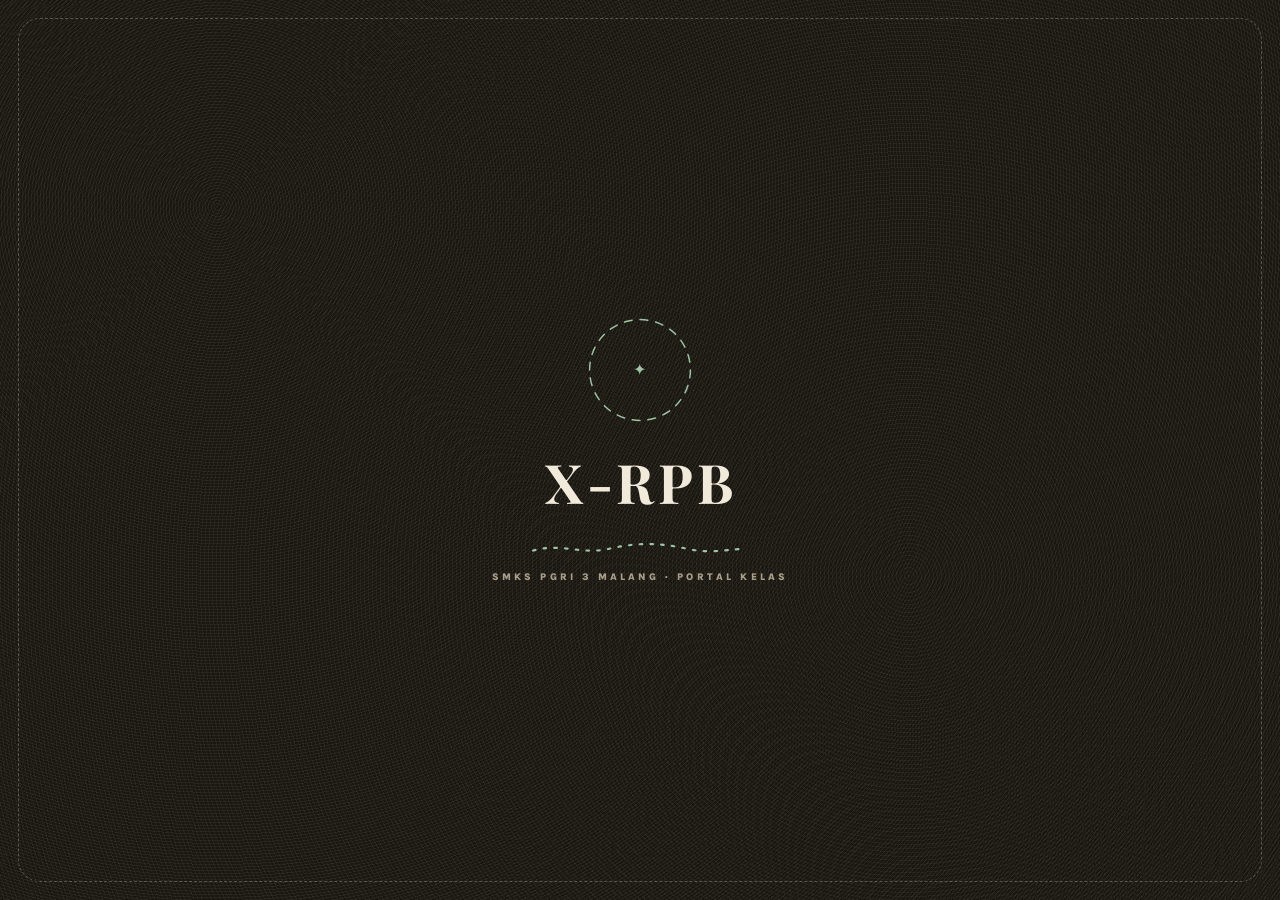
<file: index.html>
<!DOCTYPE html>
<html lang="id" data-theme="dark">
<head>
  <meta charset="UTF-8">
  <meta name="viewport" content="width=device-width, initial-scale=1.0, viewport-fit=cover">
  <meta name="description" content="Portal resmi kelas X-RPB SMKS PGRI 3 Malang — jadwal, tugas, piket, dan kabar kelas dalam satu papan.">
  <title>Log in | Portal Kelas X-RPB SKARIGA</title>
  <link rel="icon" type="image/x-icon" href="Assets/xrpb.jpg">
  <script>
    (() => {
      document.documentElement.setAttribute(
        "data-theme",
        localStorage.getItem("theme_preference") || "dark"
      );
    })();
  </script>
  <link href="https://fonts.googleapis.com/css2?family=Karla:wght@200;300;400;500;600;700;800&family=Playfair+Display:ital,wght@0,600;1,700&display=swap" rel="stylesheet">
  <link rel="stylesheet" href="css/style.css">
  <link rel="stylesheet" href="css/papan.css">

  <style>
    /* ============================================================
       LOGIN — bahasa desain "papan kelas"
       Scoped di body.login-page. Tidak ada gradien, glow, atau orb.
       ============================================================ */

    body.login-page {
      background: var(--xr-bg);
      color: var(--xr-ink);
    }

    /* Tombol ganti tema: style dasar dari style.css, posisikan floating */
    .login-page .theme-toggle-btn {
      position: fixed;
      top: 24px;
      right: 24px;
      z-index: 60;
    }

    /* --- Layout terbelah --- */
    .login-split {
      display: flex;
      min-height: 100dvh;
      position: relative;
    }

    /* ============ PANEL KIRI: BRANDING ============ */
    .brand-panel {
      flex: 1.1;
      background: var(--xr-bg);
      padding: clamp(2rem, 5vw, 4.5rem);
      display: flex;
      flex-direction: column;
      position: relative;
      overflow: hidden;
    }

    /* Bingkai dashed tipis ala papan */
    .brand-panel::before {
      content: "";
      position: absolute;
      inset: 22px;
      border: 1.5px dashed var(--xr-line-strong);
      border-radius: 26px;
      pointer-events: none;
    }

    .brand-top {
      display: flex;
      align-items: center;
      gap: 18px;
      position: relative;
      z-index: 1;
    }

    /* Logo SMK PGRI — besar, dibingkai seperti stempel */
    .logo-seal {
      position: relative;
      width: 84px;
      height: 84px;
      flex-shrink: 0;
    }

    .logo-seal img {
      width: 84px;
      height: 84px;
      object-fit: cover;
      border-radius: 22px;
      border: 1.5px solid var(--xr-line-strong);
      box-shadow: var(--xr-shadow-sm);
      transform: rotate(-3deg);
      position: relative;
      z-index: 1;
    }

    .logo-seal::after {
      content: "";
      position: absolute;
      inset: -9px;
      border-radius: 30px;
      border: 1.5px dashed var(--xr-accent);
      opacity: 0.45;
    }

    .brand-title {
      font-family: var(--xr-serif);
      font-size: clamp(1.35rem, 2.4vw, 1.7rem);
      font-weight: 700;
      letter-spacing: -0.01em;
      color: var(--xr-ink);
      line-height: 1.15;
    }

    .brand-sub {
      font-size: 0.66rem;
      letter-spacing: 0.28em;
      text-transform: uppercase;
      color: var(--xr-ink-2);
      margin-top: 5px;
    }

    .brand-mid {
      position: relative;
      z-index: 1;
      flex: 1;
      display: flex;
      flex-direction: column;
      justify-content: center;
      max-width: 560px;
      padding: 2.5rem 0;
    }

    /* Stempel kecil "PORTAL RESMI KELAS" */
    .stamp {
      display: inline-flex;
      align-items: center;
      gap: 8px;
      align-self: flex-start;
      padding: 7px 15px;
      border: 1.5px dashed var(--xr-accent);
      color: var(--xr-accent);
      border-radius: 10px;
      font-size: 0.62rem;
      font-weight: 800;
      letter-spacing: 0.3em;
      text-transform: uppercase;
      transform: rotate(-1.5deg);
      margin-bottom: 26px;
    }

    .hero-statement {
      font-family: var(--xr-serif);
      font-size: clamp(2rem, 4.4vw, 3.5rem);
      line-height: 1.12;
      letter-spacing: -0.015em;
      color: var(--xr-ink);
    }

    .hero-statement em {
      font-style: italic;
      color: var(--xr-accent);
    }

    .hero-copy {
      color: var(--xr-ink-2);
      font-size: 0.95rem;
      line-height: 1.7;
      margin-top: 1.3rem;
      max-width: 430px;
    }

    .brand-foot {
      position: relative;
      z-index: 1;
      display: flex;
      flex-wrap: wrap;
      gap: 10px 28px;
      font-size: 0.64rem;
      letter-spacing: 0.24em;
      text-transform: uppercase;
      color: var(--xr-ink-2);
    }

    /* ============ PANEL KANAN: FORM LOGIN ============ */
    .form-panel {
      flex: 0.9;
      background: var(--xr-bg-deep);
      display: flex;
      align-items: center;
      justify-content: center;
      padding: clamp(1.6rem, 4vw, 3rem);
      position: relative;
    }

    .login-card {
      width: 100%;
      max-width: 420px;
      background: var(--xr-card);
      border: 1.5px solid var(--xr-line-strong);
      border-radius: 22px;
      box-shadow: var(--xr-shadow);
      padding: 2.6rem 2.3rem 2rem;
      position: relative;
    }

    /* Selotip di atas kartu */
    .login-card::before {
      content: "";
      position: absolute;
      top: -14px;
      left: 50%;
      transform: translateX(-50%) rotate(-2deg);
      width: 118px;
      height: 27px;
      background: var(--xr-accent-2);
      opacity: 0.22;
      border: 1px solid var(--xr-line-strong);
      border-radius: 3px;
      pointer-events: none;
    }

    .login-head .kicker {
      font-size: 0.66rem;
      font-weight: 800;
      letter-spacing: 0.32em;
      text-transform: uppercase;
      color: var(--xr-accent);
    }

    .login-head h2 {
      font-family: var(--xr-serif);
      font-size: 2.1rem;
      font-weight: 700;
      letter-spacing: -0.01em;
      color: var(--xr-ink);
      margin-top: 8px;
    }

    .login-head p {
      color: var(--xr-ink-2);
      font-size: 0.88rem;
      line-height: 1.65;
      margin: 12px 0 28px;
    }

    .form-group {
      margin-bottom: 20px;
    }

    .form-label {
      display: block;
      font-size: 0.7rem;
      font-weight: 700;
      letter-spacing: 0.14em;
      text-transform: uppercase;
      color: var(--xr-ink-2);
      margin-bottom: 9px;
    }

    .login-page .form-control {
      padding: 0.95rem 1.1rem;
      border-radius: 12px;
    }

    .login-submit {
      width: 100%;
      justify-content: center;
      padding: 1.05rem;
      border-radius: 14px;
      font-size: 0.95rem;
      margin-top: 10px;
    }

    .login-foot {
      margin-top: 28px;
      padding-top: 18px;
      border-top: 1px dashed var(--xr-line-strong);
      text-align: center;
      font-size: 0.74rem;
      line-height: 1.8;
      color: var(--xr-ink-2);
    }

    .login-foot strong {
      font-weight: 800;
      letter-spacing: 0.16em;
      text-transform: uppercase;
      color: var(--xr-ink);
    }

    /* Masuk halus — mati di reduced-motion */
    @keyframes loginRise {
      from { opacity: 0; transform: translateY(16px); }
      to { opacity: 1; transform: translateY(0); }
    }

    .login-card { opacity: 1; }
    .brand-mid { opacity: 1; }

    /* ============================================================
       INTRO — "Kapur di Papan": papan tulis menggambar kapur, lalu
       terhapus top-to-bottom dan halaman login muncul.
       ============================================================ */
    .chalk-intro {
      position: fixed;
      inset: 0;
      z-index: 100;
      pointer-events: auto;
      overflow: hidden;
      background-color: var(--xr-bg-deep);
      background-image:
        repeating-radial-gradient(circle at 17% 23%, rgba(255, 255, 255, 0.05) 0 1px, transparent 1px 3px),
        repeating-radial-gradient(circle at 71% 64%, rgba(255, 255, 255, 0.04) 0 1px, transparent 1px 4px),
        repeating-radial-gradient(circle at 40% 82%, rgba(0, 0, 0, 0.14) 0 1px, transparent 1px 3px);
      display: flex;
      align-items: center;
      justify-content: center;
      will-change: clip-path;
      clip-path: inset(0 0 0 0);
      transition: clip-path 0.85s var(--xr-ease);
    }

    /* Terhapus dari atas ke bawah seperti penghapus papan */
    .chalk-intro.is-open { clip-path: inset(0 0 100% 0); }

    /* Bingkai dashed ala papan */
    .chalk-intro::before {
      content: "";
      position: absolute;
      inset: 18px;
      border: 1.5px dashed var(--xr-line-strong);
      border-radius: 22px;
    }

    /* Debu kapur yang mengambang */
    .chalk-dust {
      position: absolute;
      inset: 0;
      pointer-events: none;
    }
    .chalk-dust span {
      position: absolute;
      width: 5px;
      height: 5px;
      border-radius: 50%;
      background: var(--xr-ink-2);
      opacity: 0;
      animation: dustFloat 4.5s ease-in-out infinite;
    }
    @keyframes dustFloat {
      0%   { opacity: 0; transform: translate(0, 20px) scale(0.6); }
      20%  { opacity: 0.7; }
      60%  { opacity: 0.35; }
      100% { opacity: 0; transform: translate(26px, -70px) scale(1.1); }
    }

    /* Konten papan tulis */
    .chalk-board {
      position: relative;
      z-index: 1;
      display: flex;
      flex-direction: column;
      align-items: center;
      gap: 13px;
      text-align: center;
      padding: 0 1.2rem;
    }

    /* Stempel lingkaran yang menggambar sendiri */
    .chalk-stamp { width: 110px; height: 110px; }
    .chalk-circle {
      fill: none;
      stroke: var(--xr-accent);
      stroke-width: 1.6;
      stroke-linecap: round;
      stroke-dasharray: 2.5 2.5;
      pathLength: 100;
      stroke-dashoffset: 100;
      animation: chalkDraw 1.1s var(--xr-ease) 0.15s both;
    }

    .chalk-diamond {
      position: absolute;
      top: 55px;
      left: 50%;
      transform: translate(-50%, -50%) scale(0.4);
      color: var(--xr-accent);
      font-size: 1rem;
      opacity: 0;
      animation: diamondIn 0.4s var(--xr-ease) 1.1s both;
    }
    @keyframes diamondIn {
      to { opacity: 1; transform: translate(-50%, -50%) scale(1); }
    }

    /* Brand X-RPB — huruf muncul seperti digambar kapur */
    .chalk-brand {
      font-family: var(--xr-serif);
      font-size: clamp(2rem, 5vw, 3.4rem);
      font-weight: 700;
      color: var(--xr-ink);
      letter-spacing: 0.02em;
      display: flex;
      gap: 0.05em;
    }
    .chalk-brand .cl {
      display: inline-block;
      opacity: 0;
      filter: blur(6px);
      animation: chalkLetter 0.5s var(--xr-ease) var(--d, 0.35s) both;
    }
    @keyframes chalkLetter {
      0%   { opacity: 0; transform: translateY(6px); filter: blur(6px); }
      100% { opacity: 1; transform: translateY(0); filter: blur(0); }
    }

    /* Coretan kapur di bawah brand */
    .chalk-squiggle {
      width: 220px;
      max-width: 68vw;
      height: 18px;
    }
    .chalk-squiggle path {
      fill: none;
      stroke: var(--xr-accent);
      stroke-width: 2.4;
      stroke-linecap: round;
      stroke-dasharray: 1 4;
      stroke-dashoffset: 100;
      pathLength: 100;
      animation: chalkDraw 0.8s var(--xr-ease) 0.6s both;
    }

    @keyframes chalkDraw {
      from { stroke-dashoffset: 100; }
      to   { stroke-dashoffset: 0; }
    }

    .chalk-sub {
      font-size: 0.62rem;
      font-weight: 800;
      letter-spacing: 0.32em;
      text-transform: uppercase;
      color: var(--xr-ink-2);
      opacity: 0;
      animation: loginRise 0.5s var(--xr-ease) 0.95s both;
    }

    /* ===== LOGIN MASUK BERURUTAN (stagger) ===== */
    .rise-item {
      opacity: 0;
      animation: loginRise 0.6s var(--xr-ease) var(--d, 1.3s) both;
    }

    /* Judul "Log in" huruf per huruf */
    .login-h2 .cl {
      display: inline-block;
      opacity: 0;
      animation: loginRise 0.55s var(--xr-ease) calc(1.32s + var(--ld, 0s)) both;
    }

    /* Coretan tangan di bawah "Log in" */
    .h2-squiggle {
      width: 132px;
      height: 14px;
      display: block;
      margin-top: 4px;
    }
    .h2-squiggle path {
      fill: none;
      stroke: var(--xr-accent);
      stroke-width: 2.2;
      stroke-linecap: round;
      stroke-dasharray: 1 4;
      stroke-dashoffset: 100;
      pathLength: 100;
      animation: chalkDraw 0.7s var(--xr-ease) 1.6s both;
    }

    /* ============ MOBILE ============ */
    @media (max-width: 900px) {
      .login-split {
        flex-direction: column;
      }

      .brand-panel {
        padding: 2.3rem 1.4rem 1.6rem;
      }

      .brand-panel::before {
        inset: 14px;
        border-radius: 18px;
      }

      .logo-seal {
        width: 66px;
        height: 66px;
      }

      .logo-seal img {
        width: 66px;
        height: 66px;
        border-radius: 18px;
      }

      .logo-seal::after {
        inset: -7px;
        border-radius: 24px;
      }

      .brand-mid {
        padding: 1.9rem 0 1.2rem;
      }

      .hero-copy {
        font-size: 0.88rem;
      }

      .brand-foot {
        font-size: 0.58rem;
        gap: 8px 18px;
      }

      .form-panel {
        padding: 1.4rem 1rem 2.6rem;
      }

      .login-card {
        padding: 2.1rem 1.6rem 1.6rem;
      }

      .login-page .theme-toggle-btn {
        top: 20px;
        right: 20px;
      }
    }

    @media (max-width: 420px) {
      .brand-title {
        font-size: 1.2rem;
      }

      .brand-sub {
        letter-spacing: 0.2em;
      }

      .hero-statement {
        font-size: 1.85rem;
      }

      .stamp {
        letter-spacing: 0.22em;
      }
    }

    @media (prefers-reduced-motion: reduce) {
      .login-card,
      .brand-mid,
      .rise-item,
      .login-h2 .cl,
      .h2-squiggle path,
      .chalk-sub,
      .chalk-circle,
      .chalk-diamond,
      .chalk-brand .cl,
      .chalk-squiggle path {
        animation: none;
        opacity: 1;
        filter: none;
        stroke-dashoffset: 0;
      }

      .chalk-intro {
        transition: none;
      }

      .chalk-dust span {
        display: none;
      }
    }
  </style>
</head>

<body class="papan-theme login-page" id="login-landing-view">

  <button class="theme-toggle-btn" id="login-theme-toggle" title="Ganti Mode Tampilan">🌙</button>

  <!-- INTRO: kapur di papan -->
  <div class="chalk-intro" id="chalk-intro" aria-hidden="true">
    <div class="chalk-dust" aria-hidden="true">
      <span style="left: 8%; top: 22%; animation-delay: 0s;"></span>
      <span style="left: 22%; top: 70%; animation-delay: 0.6s;"></span>
      <span style="left: 38%; top: 15%; animation-delay: 1.1s;"></span>
      <span style="left: 55%; top: 78%; animation-delay: 0.3s;"></span>
      <span style="left: 70%; top: 28%; animation-delay: 0.9s;"></span>
      <span style="left: 86%; top: 60%; animation-delay: 0.4s;"></span>
    </div>

    <div class="chalk-board">
      <svg class="chalk-stamp" viewBox="0 0 120 120" aria-hidden="true">
        <circle class="chalk-circle" cx="60" cy="60" r="55" pathLength="100"></circle>
      </svg>
      <span class="chalk-diamond" aria-hidden="true">✦</span>
      <span class="chalk-brand" aria-hidden="true">
        <span class="cl" style="--d: 0.35s">X</span>
        <span class="cl" style="--d: 0.42s">-</span>
        <span class="cl" style="--d: 0.49s">R</span>
        <span class="cl" style="--d: 0.56s">P</span>
        <span class="cl" style="--d: 0.63s">B</span>
      </span>
      <svg class="chalk-squiggle" viewBox="0 0 200 20" preserveAspectRatio="none" aria-hidden="true">
        <path d="M3 14 C 26 5, 48 19, 72 12 S 118 5, 143 12 S 186 10, 197 13" pathLength="100"></path>
      </svg>
      <span class="chalk-sub">SMKS PGRI 3 Malang &middot; Portal Kelas</span>
    </div>
  </div>

  <main class="login-split">

    <!-- ============ KIRI: BRANDING PAPAN KELAS ============ -->
    <section class="brand-panel" aria-label="Identitas Kelas X-RPB">

      <div class="brand-top">
        <div class="logo-seal rise-item" style="--d: 1.32s">
          <img src="Assets/xrpb.jpg" alt="Logo X-RPB SMKS PGRI 3 Malang">
        </div>
        <div>
          <h3 class="brand-title rise-item" style="--d: 1.4s">X-RPB SKARIGA</h3>
          <p class="brand-sub rise-item" style="--d: 1.46s">SMKS PGRI 3 Malang &middot; Est. 2026</p>
        </div>
      </div>

      <div class="brand-mid">
        <span class="stamp rise-item" style="--d: 1.52s">Website Resmi Kelas</span>
        <h1 class="hero-statement rise-item" style="--d: 1.58s">
          Editen DEWE! <em>Aku ga ngurus.</em>
        </h1>
        <p class="hero-copy rise-item" style="--d: 1.66s">
          Jadwal, tugas, piket, dan kabar kelas X-RPB berkumpul di satu papan.
          Log in untuk membukanya.
        </p>
      </div>

      <div class="brand-foot rise-item" style="--d: 1.74s">
        <p>@xrpb.skariga</p>
        <p>SMKS PGRI 3 Malang</p>
      </div>
    </section>

    <!-- ============ KANAN: FORM LOGIN ============ -->
    <section class="form-panel" aria-label="Formulir masuk">
      <div class="login-card">

        <header class="login-head">
          <span class="kicker rise-item" style="--d: 1.32s">Pintu Masuk</span>
          <h2 class="login-h2" aria-label="Log in">
            <span class="cl" style="--ld: 0s">L</span><span class="cl" style="--ld: 0.06s">o</span><span class="cl" style="--ld: 0.12s">g</span><span class="cl" style="--ld: 0.18s" aria-hidden="true">&nbsp;</span><span class="cl" style="--ld: 0.24s">i</span><span class="cl" style="--ld: 0.3s">n</span>
          </h2>
          <svg class="h2-squiggle" viewBox="0 0 120 12" preserveAspectRatio="none" aria-hidden="true">
            <path d="M2 9 C 20 2, 40 11, 60 7 S 100 6, 118 8" pathLength="100"></path>
          </svg>
          <p class="rise-item" style="--d: 1.44s">Masukkan nama dan PIN akses untuk membuka papan kelas X-RPB.</p>
        </header>

        <form id="landing-login-form">
          <div class="form-group rise-item" style="--d: 1.56s">
            <label class="form-label" for="landing-username-input">Nama / Nickname</label>
            <input type="text" id="landing-username-input" class="form-control"
              placeholder="Nama atau nickname Anda..." required autocomplete="username">
          </div>

          <div class="form-group rise-item" style="--d: 1.64s">
            <label class="form-label" for="landing-pass-input">PIN Akses</label>
            <input type="password" id="landing-pass-input" class="form-control"
              placeholder="Kosongkan jika Siswa" autocomplete="current-password">
          </div>

          <button type="submit" class="xr-btn xr-btn-primary login-submit rise-item" style="--d: 1.72s">
            Log in ke Kelas &rarr;
          </button>
        </form>

        <footer class="login-foot rise-item" style="--d: 1.8s">
          <p><strong>Log in</strong> untuk masuk dashboard kelas</p>
          <p>Siswa: cukup isi nama, PIN dikosongkan</p>
          <p>Project Bersama &middot; Kelas X-RPB</p>
        </footer>

      </div>
    </section>

  </main>

  <!-- CONFIGURATION SCRIPTS -->
  <script src="js/data.js"></script>
  <script src="js/auth.js"></script>
  <script src="js/components.js"></script>
  <script src="js/app.js"></script>

  <!-- INTRO KAPUR DI PAPAN -->
  <script>
    (function () {
      const intro = document.getElementById("chalk-intro");
      if (!intro) return;

      // Hormati preferensi gerak minimal
      if (window.matchMedia("(prefers-reduced-motion: reduce)").matches) {
        intro.remove();
        return;
      }

      // Kapur menggambar dulu, lalu papan terhapus seperti dihapus
      window.setTimeout(() => intro.classList.add("is-open"), 1300);
      window.setTimeout(() => intro.remove(), 2400);
    })();
  </script>
</body>
</html>
</file>
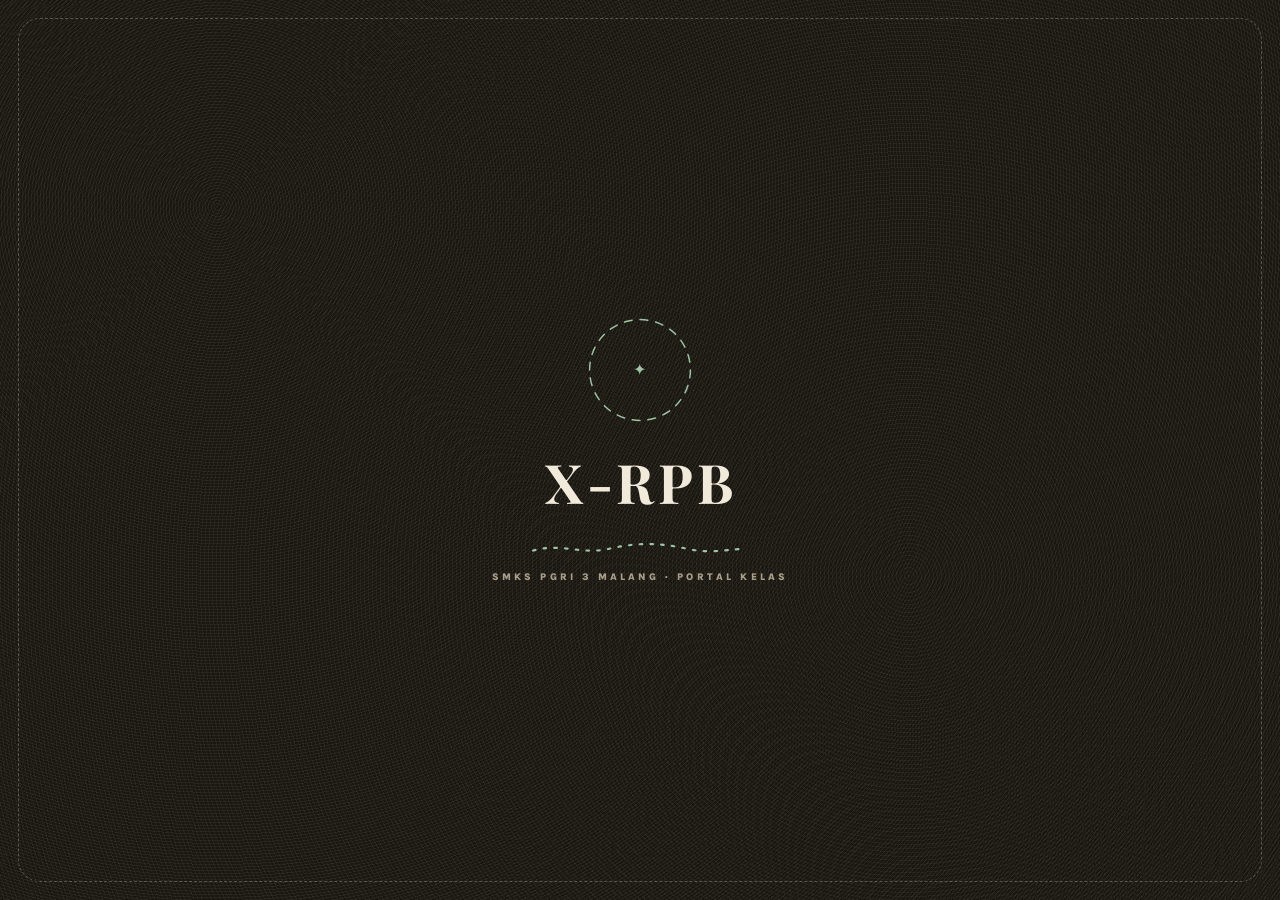
<file: anggota.html>
<!DOCTYPE html>
<html lang="id" data-theme="dark">
<head>
  <meta charset="UTF-8">
  <meta name="viewport" content="width=device-width, initial-scale=1.0, viewport-fit=cover">
  <title>Profil Anggota | X-RPB SKARIGA</title>
  <link rel="icon" type="image/x-icon" href="Assets/xrpb.jpg">
  <script>
(() => {
    document.documentElement.setAttribute(
        "data-theme",
        localStorage.getItem("theme_preference") || "dark"
    );
})();
</script>
<link rel="stylesheet" href="css/style.css">
<link rel="stylesheet" href="css/papan.css">

<link href="https://fonts.googleapis.com/css2?family=Karla:wght@200;300;400;500;600;700;800&family=Playfair+Display:ital,wght@0,600;1,700&display=swap" rel="stylesheet"> 
</head>
<body class="papan-theme page-anggota">

  <header class="navbar">
    <div class="nav-brand">
      <img src="Assets/xrpb.jpg" alt="Logo Sekolah" class="school-logo">
      <div class="brand-text">
        <h1>X-RPB</h1>
        <p>SMKS PGRI 3 MALANG</p>
      </div>
    </div>

    <nav>
      <ul class="nav-menu">
        <li><a href="beranda.html" class="nav-link"><span class="nav-icon"><svg xmlns="http://www.w3.org/2000/svg" viewBox="0 0 24 24" fill="none" stroke="currentColor" stroke-width="2" stroke-linecap="round" stroke-linejoin="round" aria-hidden="true"><path d="m3 9 9-7 9 7v11a2 2 0 0 1-2 2H5a2 2 0 0 1-2-2z"></path><polyline points="9 22 9 12 15 12 15 22"></polyline></svg></span>Beranda</a></li>
        <li><a href="jadwal.html" class="nav-link"><span class="nav-icon"><svg xmlns="http://www.w3.org/2000/svg" viewBox="0 0 24 24" fill="none" stroke="currentColor" stroke-width="2" stroke-linecap="round" stroke-linejoin="round" aria-hidden="true"><rect width="18" height="18" x="3" y="4" rx="2" ry="2"></rect><line x1="16" x2="16" y1="2" y2="6"></line><line x1="8" x2="8" y1="2" y2="6"></line><line x1="3" x2="21" y1="10" y2="10"></line></svg></span>Jadwal</a></li>
        <li><a href="tugas.html" class="nav-link"><span class="nav-icon"><svg xmlns="http://www.w3.org/2000/svg" viewBox="0 0 24 24" fill="none" stroke="currentColor" stroke-width="2" stroke-linecap="round" stroke-linejoin="round" aria-hidden="true"><rect width="8" height="4" x="8" y="2" rx="1" ry="1"></rect><path d="M16 4h2a2 2 0 0 1 2 2v14a2 2 0 0 1-2 2H6a2 2 0 0 1-2-2V6a2 2 0 0 1 2-2h2"></path><path d="M12 11h4"></path><path d="M12 16h4"></path><path d="M8 11h.01"></path><path d="M8 16h.01"></path></svg></span>Tugas</a></li>
        <li><a href="anggota.html" class="nav-link active"><span class="nav-icon"><svg xmlns="http://www.w3.org/2000/svg" viewBox="0 0 24 24" fill="none" stroke="currentColor" stroke-width="2" stroke-linecap="round" stroke-linejoin="round" aria-hidden="true"><path d="M16 21v-2a4 4 0 0 0-4-4H6a4 4 0 0 0-4 4v2"></path><circle cx="9" cy="7" r="4"></circle><path d="M22 21v-2a4 4 0 0 0-3-3.87"></path><path d="M16 3.13a4 4 0 0 1 0 7.75"></path></svg></span>Profil</a></li>
        <li><a href="kas-info.html" class="nav-link"><span class="nav-icon"><svg xmlns="http://www.w3.org/2000/svg" viewBox="0 0 24 24" fill="none" stroke="currentColor" stroke-width="2" stroke-linecap="round" stroke-linejoin="round" aria-hidden="true"><path d="M19 7V4a1 1 0 0 0-1-1H5a2 2 0 0 0 0 4h15a1 1 0 0 1 1 1v4h-3a2 2 0 0 0 0 4h3a1 1 0 0 0 1-1v-2a1 1 0 0 0-1-1"></path><path d="M3 5v14a2 2 0 0 0 2 2h15a1 1 0 0 0 1-1v-4"></path></svg></span>Info</a></li>
        <li><a href="galeri.html" class="nav-link"><span class="nav-icon"><svg xmlns="http://www.w3.org/2000/svg" viewBox="0 0 24 24" fill="none" stroke="currentColor" stroke-width="2" stroke-linecap="round" stroke-linejoin="round" aria-hidden="true"><rect width="18" height="18" x="3" y="3" rx="2" ry="2"></rect><circle cx="9" cy="9" r="2"></circle><path d="m21 15-3.086-3.086a2 2 0 0 0-2.828 0L6 21"></path></svg></span>Galeri</a></li>
        <li><a href="piket.html" class="nav-link"><span class="nav-icon"><svg xmlns="http://www.w3.org/2000/svg" viewBox="0 0 24 24" fill="none" stroke="currentColor" stroke-width="2" stroke-linecap="round" stroke-linejoin="round" aria-hidden="true"><path d="m13 11 9-9"></path><path d="M14.6 12.6 3 22"></path><path d="m5 11 4 4"></path><path d="m9 15 4 4"></path></svg></span>Piket</a></li>
      </ul>
    </nav>

    <div class="nav-actions">
      <button class="theme-toggle-btn" title="Ganti Mode Tampilan">🌙</button>
      <span class="user-badge" id="user-role-badge">Siswa</span>
      <button class="btn-login btn-logout" id="nav-logout-btn">Keluar</button>
    </div>
  </header>

  <main class="xr-main" style="margin-top: 100px;">
    <section>
      <div class="xr-sec-head">
        <div class="xr-sec-meta">
          <span class="xr-sec-num">01</span>
          <span class="xr-sec-kicker">Class Members &amp; Pengurus</span>
        </div>
        <h2 class="xr-sec-title">Profil Wali Kelas, <em>Pengurus</em> &amp; Member</h2>
        <p class="xr-sec-desc">Mengenal struktur organisasi kelas, wali kelas pembimbing, pengurus kelas, developer portal, dan seluruh siswa KELAS X-RPB.</p>
      </div>

      <!-- Member Filter Chips -->
      <div class="members-filter">
        <button class="filter-chip member-filter-chip active" data-role="All" onclick="RENDERER.filterMembers('All')">Semua Member</button>
        <button class="filter-chip member-filter-chip" data-role="Wali Kelas" onclick="RENDERER.filterMembers('Wali Kelas')">Wali Kelas</button>
        <button class="filter-chip member-filter-chip" data-role="Ketua" onclick="RENDERER.filterMembers('Ketua')">Ketua Kelas</button>
        <button class="filter-chip member-filter-chip" data-role="Wakil" onclick="RENDERER.filterMembers('Wakil')">Wakil Ketua</button>
        <button class="filter-chip member-filter-chip" data-role="Sekretaris" onclick="RENDERER.filterMembers('Sekretaris')">Sekretaris</button>
        <button class="filter-chip member-filter-chip" data-role="Bendahara" onclick="RENDERER.filterMembers('Bendahara')">Bendahara</button>
        <button class="filter-chip member-filter-chip" data-role="Dev" onclick="RENDERER.filterMembers('Dev')">Dev</button>
        <button class="filter-chip member-filter-chip" data-role="Member" onclick="RENDERER.filterMembers('Member')">Siswa</button>
      </div>

      <div class="member-grid" id="member-grid">
        <!-- Rendered dynamically -->
      </div>
    </section>
  </main>

  <div class="music-player-widget">
    <div class="music-disc" id="music-disc">🎵</div>
    <div class="music-info">
      <span class="music-title">Lo-Fi Study Ambient</span>
      <span class="music-sub">Fokus Belajar Kelas</span>
    </div>
    <button class="btn-music-toggle" id="btn-music-toggle" onclick="APP.toggleMusic()">Play</button>
  </div>
  <audio id="bg-lofi-audio" loop src="https://cdn.pixabay.com/download/audio/2022/05/27/audio_1808fbf07a.mp3?filename=lofi-study-112191.mp3"></audio>

  <footer class="footer">
    <p>© 2026 <strong>X-RPB - SMKS PGRI 3 MALANG</strong>. All rights reserved.</p>
  </footer>

  <script src="js/data.js"></script>
  <script src="js/auth.js"></script>
  <script src="js/components.js"></script>
  <script src="js/app.js"></script>
</body>
</html>
</file>
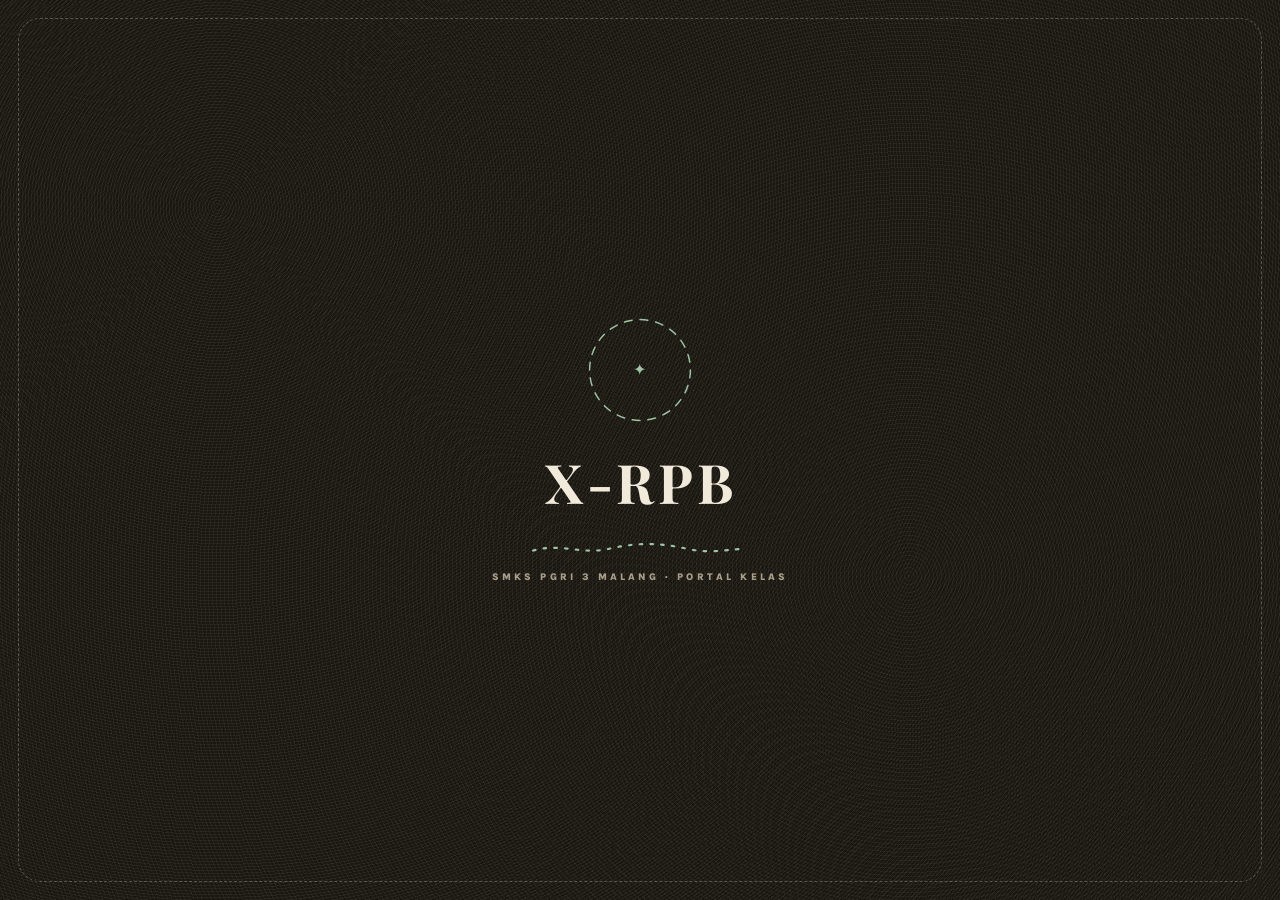
<file: beranda.html>
<!DOCTYPE html>
<html lang="id" data-theme="dark">
<head>
  <meta charset="UTF-8">
  <meta name="viewport" content="width=device-width, initial-scale=1.0, viewport-fit=cover">
  <title>Beranda | Portal Kelas X-RPB SKARIGA</title>
  <link rel="icon" type="image/x-icon" href="Assets/xrpb.jpg">
  <script>
(() => {
    document.documentElement.setAttribute(
        "data-theme",
        localStorage.getItem("theme_preference") || "dark"
    );
})();
</script>
  <link rel="stylesheet" href="css/style.css">
  <link rel="stylesheet" href="https://unpkg.com/aos@2.3.4/dist/aos.css">
  <link href="https://fonts.googleapis.com/css2?family=Plus+Jakarta+Sans:wght@200;300;400;500;600;700;800&family=Playfair+Display:ital,wght@0,600;1,700&display=swap" rel="stylesheet">
  
  <!-- ===== APPLE DESIGN OVERRIDES (dashboard) — hanya tampilan, fitur tidak diubah ===== -->
  <style>
    
  </style>
</head>
<body>

  <!-- NAVBAR -->
  <header class="navbar">
    <div class="nav-brand">
      <img src="Assets/xrpb.jpg" alt="Logo Sekolah" class="school-logo">
      <div class="brand-text">
        <h1>X-RPB</h1>
        <p>SMKS PGRI 3 MALANG</p>
      </div>
    </div>

    <nav>
      <ul class="nav-menu">
        <li><a href="beranda.html" class="nav-link active"><span class="nav-icon"><svg xmlns="http://www.w3.org/2000/svg" viewBox="0 0 24 24" fill="none" stroke="currentColor" stroke-width="2" stroke-linecap="round" stroke-linejoin="round" aria-hidden="true"><path d="m3 9 9-7 9 7v11a2 2 0 0 1-2 2H5a2 2 0 0 1-2-2z"></path><polyline points="9 22 9 12 15 12 15 22"></polyline></svg></span>Beranda</a></li>
        <li><a href="jadwal.html" class="nav-link"><span class="nav-icon"><svg xmlns="http://www.w3.org/2000/svg" viewBox="0 0 24 24" fill="none" stroke="currentColor" stroke-width="2" stroke-linecap="round" stroke-linejoin="round" aria-hidden="true"><rect width="18" height="18" x="3" y="4" rx="2" ry="2"></rect><line x1="16" x2="16" y1="2" y2="6"></line><line x1="8" x2="8" y1="2" y2="6"></line><line x1="3" x2="21" y1="10" y2="10"></line></svg></span>Jadwal</a></li>
        <li><a href="tugas.html" class="nav-link"><span class="nav-icon"><svg xmlns="http://www.w3.org/2000/svg" viewBox="0 0 24 24" fill="none" stroke="currentColor" stroke-width="2" stroke-linecap="round" stroke-linejoin="round" aria-hidden="true"><rect width="8" height="4" x="8" y="2" rx="1" ry="1"></rect><path d="M16 4h2a2 2 0 0 1 2 2v14a2 2 0 0 1-2 2H6a2 2 0 0 1-2-2V6a2 2 0 0 1 2-2h2"></path><path d="M12 11h4"></path><path d="M12 16h4"></path><path d="M8 11h.01"></path><path d="M8 16h.01"></path></svg></span>Tugas</a></li>
        <li><a href="anggota.html" class="nav-link"><span class="nav-icon"><svg xmlns="http://www.w3.org/2000/svg" viewBox="0 0 24 24" fill="none" stroke="currentColor" stroke-width="2" stroke-linecap="round" stroke-linejoin="round" aria-hidden="true"><path d="M16 21v-2a4 4 0 0 0-4-4H6a4 4 0 0 0-4 4v2"></path><circle cx="9" cy="7" r="4"></circle><path d="M22 21v-2a4 4 0 0 0-3-3.87"></path><path d="M16 3.13a4 4 0 0 1 0 7.75"></path></svg></span>Profil</a></li>
        <li><a href="kas-info.html" class="nav-link"><span class="nav-icon"><svg xmlns="http://www.w3.org/2000/svg" viewBox="0 0 24 24" fill="none" stroke="currentColor" stroke-width="2" stroke-linecap="round" stroke-linejoin="round" aria-hidden="true"><path d="M19 7V4a1 1 0 0 0-1-1H5a2 2 0 0 0 0 4h15a1 1 0 0 1 1 1v4h-3a2 2 0 0 0 0 4h3a1 1 0 0 0 1-1v-2a1 1 0 0 0-1-1"></path><path d="M3 5v14a2 2 0 0 0 2 2h15a1 1 0 0 0 1-1v-4"></path></svg></span>Info</a></li>
        <li><a href="galeri.html" class="nav-link"><span class="nav-icon"><svg xmlns="http://www.w3.org/2000/svg" viewBox="0 0 24 24" fill="none" stroke="currentColor" stroke-width="2" stroke-linecap="round" stroke-linejoin="round" aria-hidden="true"><rect width="18" height="18" x="3" y="3" rx="2" ry="2"></rect><circle cx="9" cy="9" r="2"></circle><path d="m21 15-3.086-3.086a2 2 0 0 0-2.828 0L6 21"></path></svg></span>Galeri</a></li>
      </ul>
    </nav>

    <div class="nav-actions">
      <button class="theme-toggle-btn" title="Ganti Mode Tampilan">🌙</button>
      <span class="user-badge" id="user-role-badge">Siswa</span>
      <button class="btn-login btn-logout" id="nav-logout-btn">Keluar</button>
    </div>
  </header>

  <!-- HERO ENTRANCE SECTION -->
  <section data-aos="fade-up" class="hero-section" style="margin-top: 0;">
    <div class="hero-container">
      <div class="hero-content">
        <div class="hero-pill">
          <span>X-RPB CLASS 2026</span>
        </div>
        <h1 class="hero-title">
          Selamat Datang di Website Kami!<br>
          <span>X-RPB SKARIGA</span>
        </h1>
        <p class="hero-description">
          Pusat informasi terpadu kelas X-RPB. Akses halaman jadwal mapel & seragam harian, pengingat deadline tugas, profil pengurus & wali kelas, kas, dan galeri kenangan.
        </p>
        <div style="display: flex; gap: 1rem; margin-top: 0.5rem; flex-wrap: wrap;">
          <a href="jadwal.html" class="btn-login" style="padding: 0.75rem 1.5rem; text-decoration: none;">Lihat Jadwal Pelajaran</a>
          <a href="tugas.html" class="day-tab-btn" style="text-decoration: none;">Pengingat Tugas</a>
        </div>
      </div>

      <!-- Today's Schedule & Uniform Banner -->
      <div class="today-banner-card" data-aos="zoom-in">
        <img src="Assets/Skariga.png" alt="Logo SMK PGRI 3 Malang" class="banner-logo">
        <div id="hero-today-banner">
          <!-- Rendered dynamically -->
        </div>
      </div>
    </div>
  </section>
 <main class="main-wrapper" style="gap: 2rem;">

    <div class="section-header">
        <span class="section-badge">Info</span>
        <h2 class="section-title">GURU WALI KELAS X-RPB</h2>
        <p class="section-desc">Wali kelas sekaligus guru pembimbing yang mendampingi kelas X-RPB.</p>
    </div>

    <div class="wali-container">
        <div class="glass-box-center">
            <span style="font-size:2.2rem;">
                <img src="Assets/Skariga.png" alt="Wali Kelas X-RPB">
            </span>

            <h3>Wali Kelas X-RPB</h3>

            <p>Febriana Fathonah, S.Pd</p>
        </div>
    </div>

</main>
  
  <main class="main-wrapper" style="gap: 2rem;">
    <div class="section-header">
      <span class="section-badge">Info</span>
      <h2 class="section-title">Member di kelas X-RPB</h2>
      <p class="section-desc">Wali kelas dan struktur pengurus kelas X-RPB.</p>
    </div>

    <div style="display: grid; grid-template-columns: repeat(auto-fill, minmax(260px, 1fr)); gap: 1.5rem;">
      <div class="glass-box-center" style="text-decoration: none; transition: var(--transition); margin: 0; text-align: center;">
        <span style="font-size: 2.2rem; display: block;">
          <img src="Assets/Skariga.png" alt="Wali Kelas X-RPB" style="display: block; margin: 0 auto;">
        </span>
        <h3 style="font-size: 1.2rem; font-weight: 800;">Wali Kelas X-RPB</h3>
        <p style="font-size: 0.85rem; color: var(--text-muted);">Febriana Fathonah, S.Pd</p>
      </div>

      <div class="glass-box-center" style="text-decoration: none; transition: var(--transition); margin: 0; text-align: center;">
        <span style="font-size: 2.2rem; display: block;">
          <img src="Assets/Skariga.png" alt="Ketua Kelas" style="display: block; margin: 0 auto;">
        </span>
        <h3 style="font-size: 1.2rem; font-weight: 800;">Ketua Kelas</h3>
        <p style="font-size: 0.85rem; color: var(--text-muted);">Putra Aditya</p>
      </div>

      <div class="glass-box-center" style="text-decoration: none; transition: var(--transition); margin: 0; text-align: center;">
        <span style="font-size: 2.2rem; display: block;">
          <img src="Assets/Skariga.png" alt="Wakil Ketua Kelas" style="display: block; margin: 0 auto;">
        </span>
        <h3 style="font-size: 1.2rem; font-weight: 800;">Wakil Ketua Kelas</h3>
        <p style="font-size: 0.85rem; color: var(--text-muted);">Segera diisi</p>
      </div>

      <div class="glass-box-center" style="text-decoration: none; transition: var(--transition); margin: 0; text-align: center;">
        <span style="font-size: 2.2rem; display: block;">
          <img src="Assets/Skariga.png" alt="Sekretaris" style="display: block; margin: 0 auto;">
        </span>
        <h3 style="font-size: 1.2rem; font-weight: 800;">Sekretaris</h3>
        <p style="font-size: 0.85rem; color: var(--text-muted);">Segera diisi</p>
      </div>

      <div class="glass-box-center" style="text-decoration: none; transition: var(--transition); margin: 0; text-align: center;">
        <span style="font-size: 2.2rem; display: block;">
          <img src="Assets/Skariga.png" alt="Bendahara" style="display: block; margin: 0 auto;">
        </span>
        <h3 style="font-size: 1.2rem; font-weight: 800;">Bendahara</h3>
        <p style="font-size: 0.85rem; color: var(--text-muted);">Segera diisi</p>
      </div>

      <div class="glass-box-center" style="text-decoration: none; transition: var(--transition); margin: 0; text-align: center;">
        <span style="font-size: 2.2rem; display: block;">
          <img src="Assets/Skariga.png" alt="Developer Portal" style="display: block; margin: 0 auto;">
        </span>
        <h3 style="font-size: 1.2rem; font-weight: 800;">Siswa</h3>
        <p style="font-size: 0.85rem; color: var(--text-muted);">Segera diisi</p>
      </div>

      <div class="glass-box-center" style="text-decoration: none; transition: var(--transition); margin: 0; text-align: center;">
        <span style="font-size: 2.2rem; display: block;">
          <img src="Assets/Skariga.png" alt="Developer Portal" style="display: block; margin: 0 auto;">
        </span>
        <h3 style="font-size: 1.2rem; font-weight: 800;">Siswa</h3>
        <p style="font-size: 0.85rem; color: var(--text-muted);">Segera diisi</p>
      </div>

      <div class="glass-box-center" style="text-decoration: none; transition: var(--transition); margin: 0; text-align: center;">
        <span style="font-size: 2.2rem; display: block;">
          <img src="Assets/Skariga.png" alt="Developer Portal" style="display: block; margin: 0 auto;">
        </span>
        <h3 style="font-size: 1.2rem; font-weight: 800;">Siswa</h3>
        <p style="font-size: 0.85rem; color: var(--text-muted);">Segera diisi</p>
      </div>

      <div class="glass-box-center" style="text-decoration: none; transition: var(--transition); margin: 0; text-align: center;">
        <span style="font-size: 2.2rem; display: block;">
          <img src="Assets/Skariga.png" alt="Developer Portal" style="display: block; margin: 0 auto;">
        </span>
        <h3 style="font-size: 1.2rem; font-weight: 800;">Siswa</h3>
        <p style="font-size: 0.85rem; color: var(--text-muted);">Segera diisi</p>
      </div>

      <div class="glass-box-center" style="text-decoration: none; transition: var(--transition); margin: 0; text-align: center;">
        <span style="font-size: 2.2rem; display: block;">
          <img src="Assets/Skariga.png" alt="Developer Portal" style="display: block; margin: 0 auto;">
        </span>
        <h3 style="font-size: 1.2rem; font-weight: 800;">Siswa</h3>
        <p style="font-size: 0.85rem; color: var(--text-muted);">Segera diisi</p>
      </div>

      <div class="glass-box-center" style="text-decoration: none; transition: var(--transition); margin: 0; text-align: center;">
        <span style="font-size: 2.2rem; display: block;">
          <img src="Assets/Skariga.png" alt="Developer Portal" style="display: block; margin: 0 auto;">
        </span>
        <h3 style="font-size: 1.2rem; font-weight: 800;">Siswa</h3>
        <p style="font-size: 0.85rem; color: var(--text-muted);">Segera diisi</p>
      </div>

      <div class="glass-box-center" style="text-decoration: none; transition: var(--transition); margin: 0; text-align: center;">
        <span style="font-size: 2.2rem; display: block;">
          <img src="Assets/Skariga.png" alt="Developer Portal" style="display: block; margin: 0 auto;">
        </span>
        <h3 style="font-size: 1.2rem; font-weight: 800;">Siswa</h3>
        <p style="font-size: 0.85rem; color: var(--text-muted);">Segera diisi</p>
      </div>

      <div class="glass-box-center" style="text-decoration: none; transition: var(--transition); margin: 0; text-align: center;">
        <span style="font-size: 2.2rem; display: block;">
          <img src="Assets/Skariga.png" alt="Developer Portal" style="display: block; margin: 0 auto;">
        </span>
        <h3 style="font-size: 1.2rem; font-weight: 800;">Siswa</h3>
        <p style="font-size: 0.85rem; color: var(--text-muted);">Segera diisi</p>
      </div>

      <div class="glass-box-center" style="text-decoration: none; transition: var(--transition); margin: 0; text-align: center;">
        <span style="font-size: 2.2rem; display: block;">
          <img src="Assets/Skariga.png" alt="Developer Portal" style="display: block; margin: 0 auto;">
        </span>
        <h3 style="font-size: 1.2rem; font-weight: 800;">Siswa</h3>
        <p style="font-size: 0.85rem; color: var(--text-muted);">Segera diisi</p>
      </div>

      <div class="glass-box-center" style="text-decoration: none; transition: var(--transition); margin: 0; text-align: center;">
        <span style="font-size: 2.2rem; display: block;">
          <img src="Assets/Skariga.png" alt="Developer Portal" style="display: block; margin: 0 auto;">
        </span>
        <h3 style="font-size: 1.2rem; font-weight: 800;">Siswa</h3>
        <p style="font-size: 0.85rem; color: var(--text-muted);">Segera diisi</p>
      </div>

      <div class="glass-box-center" style="text-decoration: none; transition: var(--transition); margin: 0; text-align: center;">
        <span style="font-size: 2.2rem; display: block;">
          <img src="Assets/Skariga.png" alt="Developer Portal" style="display: block; margin: 0 auto;">
        </span>
        <h3 style="font-size: 1.2rem; font-weight: 800;">Siswa</h3>
        <p style="font-size: 0.85rem; color: var(--text-muted);">Segera diisi</p>
      </div>

      <div class="glass-box-center" style="text-decoration: none; transition: var(--transition); margin: 0; text-align: center;">
        <span style="font-size: 2.2rem; display: block;">
          <img src="Assets/Skariga.png" alt="Developer Portal" style="display: block; margin: 0 auto;">
        </span>
        <h3 style="font-size: 1.2rem; font-weight: 800;">Siswa</h3>
        <p style="font-size: 0.85rem; color: var(--text-muted);">Segera diisi</p>
      </div>

      <div class="glass-box-center" style="text-decoration: none; transition: var(--transition); margin: 0; text-align: center;">
        <span style="font-size: 2.2rem; display: block;">
          <img src="Assets/Skariga.png" alt="Developer Portal" style="display: block; margin: 0 auto;">
        </span>
        <h3 style="font-size: 1.2rem; font-weight: 800;">Siswa</h3>
        <p style="font-size: 0.85rem; color: var(--text-muted);">Segera diisi</p>
      </div>

      <div class="glass-box-center" style="text-decoration: none; transition: var(--transition); margin: 0; text-align: center;">
        <span style="font-size: 2.2rem; display: block;">
          <img src="Assets/Skariga.png" alt="Developer Portal" style="display: block; margin: 0 auto;">
        </span>
        <h3 style="font-size: 1.2rem; font-weight: 800;">Siswa</h3>
        <p style="font-size: 0.85rem; color: var(--text-muted);">Segera diisi</p>
      </div>

      <div class="glass-box-center" style="text-decoration: none; transition: var(--transition); margin: 0; text-align: center;">
        <span style="font-size: 2.2rem; display: block;">
          <img src="Assets/Skariga.png" alt="Developer Portal" style="display: block; margin: 0 auto;">
        </span>
        <h3 style="font-size: 1.2rem; font-weight: 800;">Siswa</h3>
        <p style="font-size: 0.85rem; color: var(--text-muted);">Segera diisi</p>
      </div>

      <div class="glass-box-center" style="text-decoration: none; transition: var(--transition); margin: 0; text-align: center;">
        <span style="font-size: 2.2rem; display: block;">
          <img src="Assets/Skariga.png" alt="Developer Portal" style="display: block; margin: 0 auto;">
        </span>
        <h3 style="font-size: 1.2rem; font-weight: 800;">Siswa</h3>
        <p style="font-size: 0.85rem; color: var(--text-muted);">Segera diisi</p>
      </div>

      <div class="glass-box-center" style="text-decoration: none; transition: var(--transition); margin: 0; text-align: center;">
        <span style="font-size: 2.2rem; display: block;">
          <img src="Assets/Skariga.png" alt="Developer Portal" style="display: block; margin: 0 auto;">
        </span>
        <h3 style="font-size: 1.2rem; font-weight: 800;">Siswa</h3>
        <p style="font-size: 0.85rem; color: var(--text-muted);">Segera diisi</p>
      </div>

      <div class="glass-box-center" style="text-decoration: none; transition: var(--transition); margin: 0; text-align: center;">
        <span style="font-size: 2.2rem; display: block;">
          <img src="Assets/Skariga.png" alt="Developer Portal" style="display: block; margin: 0 auto;">
        </span>
        <h3 style="font-size: 1.2rem; font-weight: 800;">Siswa</h3>
        <p style="font-size: 0.85rem; color: var(--text-muted);">Segera diisi</p>
      </div>

      <div class="glass-box-center" style="text-decoration: none; transition: var(--transition); margin: 0; text-align: center;">
        <span style="font-size: 2.2rem; display: block;">
          <img src="Assets/Skariga.png" alt="Developer Portal" style="display: block; margin: 0 auto;">
        </span>
        <h3 style="font-size: 1.2rem; font-weight: 800;">Siswa</h3>
        <p style="font-size: 0.85rem; color: var(--text-muted);">Segera diisi</p>
      </div>

      <div class="glass-box-center" style="text-decoration: none; transition: var(--transition); margin: 0; text-align: center;">
        <span style="font-size: 2.2rem; display: block;">
          <img src="Assets/Skariga.png" alt="Developer Portal" style="display: block; margin: 0 auto;">
        </span>
        <h3 style="font-size: 1.2rem; font-weight: 800;">Siswa</h3>
        <p style="font-size: 0.85rem; color: var(--text-muted);">Segera diisi</p>
      </div>

      <div class="glass-box-center" style="text-decoration: none; transition: var(--transition); margin: 0; text-align: center;">
        <span style="font-size: 2.2rem; display: block;">
          <img src="Assets/Skariga.png" alt="Developer Portal" style="display: block; margin: 0 auto;">
        </span>
        <h3 style="font-size: 1.2rem; font-weight: 800;">Siswa</h3>
        <p style="font-size: 0.85rem; color: var(--text-muted);">Segera diisi</p>
      </div>

      <div class="glass-box-center" style="text-decoration: none; transition: var(--transition); margin: 0; text-align: center;">
        <span style="font-size: 2.2rem; display: block;">
          <img src="Assets/Skariga.png" alt="Developer Portal" style="display: block; margin: 0 auto;">
        </span>
        <h3 style="font-size: 1.2rem; font-weight: 800;">Siswa</h3>
        <p style="font-size: 0.85rem; color: var(--text-muted);">Segera diisi</p>
      </div>

      <div class="glass-box-center" style="text-decoration: none; transition: var(--transition); margin: 0; text-align: center;">
        <span style="font-size: 2.2rem; display: block;">
          <img src="Assets/Skariga.png" alt="Developer Portal" style="display: block; margin: 0 auto;">
        </span>
        <h3 style="font-size: 1.2rem; font-weight: 800;">Siswa</h3>
        <p style="font-size: 0.85rem; color: var(--text-muted);">Segera diisi</p>
      </div>

      <div class="glass-box-center" style="text-decoration: none; transition: var(--transition); margin: 0; text-align: center;">
        <span style="font-size: 2.2rem; display: block;">
          <img src="Assets/Skariga.png" alt="Developer Portal" style="display: block; margin: 0 auto;">
        </span>
        <h3 style="font-size: 1.2rem; font-weight: 800;">Siswa</h3>
        <p style="font-size: 0.85rem; color: var(--text-muted);">Segera diisi</p>
      </div>

      <div class="glass-box-center" style="text-decoration: none; transition: var(--transition); margin: 0; text-align: center;">
        <span style="font-size: 2.2rem; display: block;">
          <img src="Assets/Skariga.png" alt="Developer Portal" style="display: block; margin: 0 auto;">
        </span>
        <h3 style="font-size: 1.2rem; font-weight: 800;">Siswa</h3>
        <p style="font-size: 0.85rem; color: var(--text-muted);">Segera diisi</p>
      </div>

      <div class="glass-box-center" style="text-decoration: none; transition: var(--transition); margin: 0; text-align: center;">
        <span style="font-size: 2.2rem; display: block;">
          <img src="Assets/Skariga.png" alt="Developer Portal" style="display: block; margin: 0 auto;">
        </span>
        <h3 style="font-size: 1.2rem; font-weight: 800;">Siswa</h3>
        <p style="font-size: 0.85rem; color: var(--text-muted);">Segera diisi</p>
      </div>

      <div class="glass-box-center" style="text-decoration: none; transition: var(--transition); margin: 0; text-align: center;">
        <span style="font-size: 2.2rem; display: block;">
          <img src="Assets/Skariga.png" alt="Developer Portal" style="display: block; margin: 0 auto;">
        </span>
        <h3 style="font-size: 1.2rem; font-weight: 800;">Siswa</h3>
        <p style="font-size: 0.85rem; color: var(--text-muted);">Segera diisi</p>
      </div>

      <div class="glass-box-center" style="text-decoration: none; transition: var(--transition); margin: 0; text-align: center;">
        <span style="font-size: 2.2rem; display: block;">
          <img src="Assets/Skariga.png" alt="Developer Portal" style="display: block; margin: 0 auto;">
        </span>
        <h3 style="font-size: 1.2rem; font-weight: 800;">Siswa</h3>
        <p style="font-size: 0.85rem; color: var(--text-muted);">Segera diisi</p>
      </div>

      <div class="glass-box-center" style="text-decoration: none; transition: var(--transition); margin: 0; text-align: center;">
        <span style="font-size: 2.2rem; display: block;">
          <img src="Assets/Skariga.png" alt="Developer Portal" style="display: block; margin: 0 auto;">
        </span>
        <h3 style="font-size: 1.2rem; font-weight: 800;">Siswa</h3>
        <p style="font-size: 0.85rem; color: var(--text-muted);">Segera diisi</p>
      </div>

      <div class="glass-box-center" style="text-decoration: none; transition: var(--transition); margin: 0; text-align: center;">
        <span style="font-size: 2.2rem; display: block;">
          <img src="Assets/Skariga.png" alt="Developer Portal" style="display: block; margin: 0 auto;">
        </span>
        <h3 style="font-size: 1.2rem; font-weight: 800;">Siswa</h3>
        <p style="font-size: 0.85rem; color: var(--text-muted);">Segera diisi</p>
      </div>

    </div>
  </main>

  <!-- MUSIC PLAYER -->
  <div class="music-player-widget">
    <div class="music-disc" id="music-disc">🎵</div>
    <div class="music-info">
      <span class="music-title">Lo-Fi Study Ambient</span>
      <span class="music-sub">Fokus Belajar Kelas</span>
    </div>
    <button class="btn-music-toggle" id="btn-music-toggle" onclick="APP.toggleMusic()">▶️ Play</button>
  </div>
  <audio id="bg-lofi-audio" loop src="https://cdn.pixabay.com/download/audio/2022/05/27/audio_1808fbf07a.mp3?filename=lofi-study-112191.mp3"></audio>

  <footer class="footer">
    <p>© 2026 <strong>X-RPB - SMKS PGRI 3 MALANG</strong>. All rights reserved.</p>
  </footer>

  <script src="js/data.js"></script>
  <script src="js/auth.js"></script>
  <script src="js/components.js"></script>
  <script src="js/app.js"></script>
<script src="https://unpkg.com/aos@2.3.4/dist/aos.js"></script><script>AOS.init({duration:900,once:true});</script>
</body>
</html>
</file>
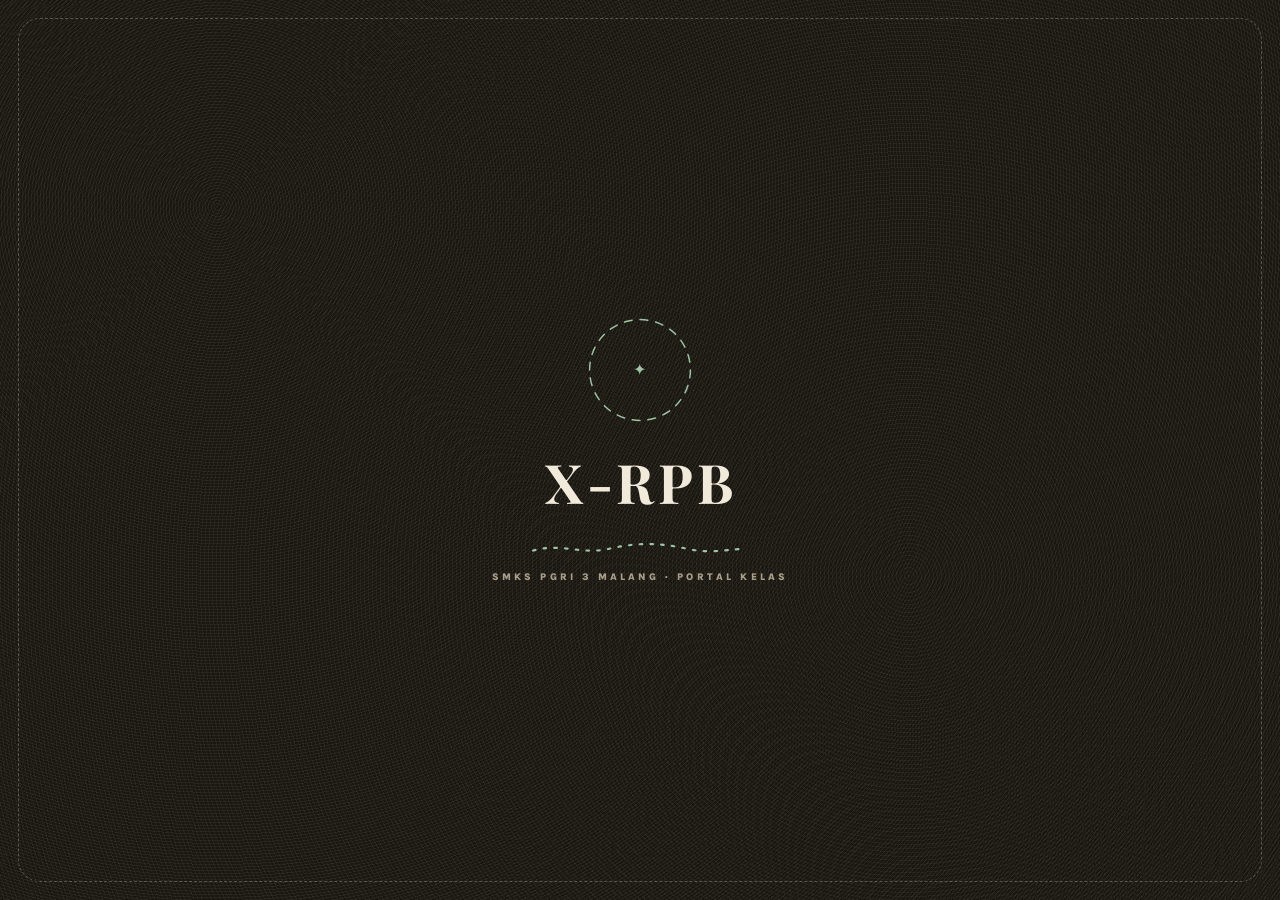
<file: galeri.html>
<!DOCTYPE html>
<html lang="id" data-theme="dark">
<head>
  <meta charset="UTF-8">
  <meta name="viewport" content="width=device-width, initial-scale=1.0, viewport-fit=cover">
  <title>Galeri Kenangan | X-RPB SKARIGA</title>
  <link rel="icon" type="image/x-icon" href="Assets/xrpb.jpg">
  <script>
(() => {
    document.documentElement.setAttribute(
        "data-theme",
        localStorage.getItem("theme_preference") || "dark"
    );
})();
</script>
  <link rel="stylesheet" href="css/style.css">
  <link rel="stylesheet" href="https://unpkg.com/aos@2.3.4/dist/aos.css">
  
  <link href="https://fonts.googleapis.com/css2?family=Plus+Jakarta+Sans:wght@200;300;400;500;600;700;800&family=Playfair+Display:ital,wght@0,600;1,700&display=swap" rel="stylesheet"> 
</head>
<body>

  <header class="navbar">
    <div class="nav-brand">
      <img src="Assets/xrpb.jpg" alt="Logo Sekolah" class="school-logo">
      <div class="brand-text">
        <h1>X-RPB</h1>
        <p>SMKS PGRI 3 MALANG</p>
      </div>
    </div>

    <nav>
      <ul class="nav-menu">
        <li><a href="beranda.html" class="nav-link"><span class="nav-icon"><svg xmlns="http://www.w3.org/2000/svg" viewBox="0 0 24 24" fill="none" stroke="currentColor" stroke-width="2" stroke-linecap="round" stroke-linejoin="round" aria-hidden="true"><path d="m3 9 9-7 9 7v11a2 2 0 0 1-2 2H5a2 2 0 0 1-2-2z"></path><polyline points="9 22 9 12 15 12 15 22"></polyline></svg></span>Beranda</a></li>
        <li><a href="jadwal.html" class="nav-link"><span class="nav-icon"><svg xmlns="http://www.w3.org/2000/svg" viewBox="0 0 24 24" fill="none" stroke="currentColor" stroke-width="2" stroke-linecap="round" stroke-linejoin="round" aria-hidden="true"><rect width="18" height="18" x="3" y="4" rx="2" ry="2"></rect><line x1="16" x2="16" y1="2" y2="6"></line><line x1="8" x2="8" y1="2" y2="6"></line><line x1="3" x2="21" y1="10" y2="10"></line></svg></span>Jadwal</a></li>
        <li><a href="tugas.html" class="nav-link"><span class="nav-icon"><svg xmlns="http://www.w3.org/2000/svg" viewBox="0 0 24 24" fill="none" stroke="currentColor" stroke-width="2" stroke-linecap="round" stroke-linejoin="round" aria-hidden="true"><rect width="8" height="4" x="8" y="2" rx="1" ry="1"></rect><path d="M16 4h2a2 2 0 0 1 2 2v14a2 2 0 0 1-2 2H6a2 2 0 0 1-2-2V6a2 2 0 0 1 2-2h2"></path><path d="M12 11h4"></path><path d="M12 16h4"></path><path d="M8 11h.01"></path><path d="M8 16h.01"></path></svg></span>Tugas</a></li>
        <li><a href="anggota.html" class="nav-link"><span class="nav-icon"><svg xmlns="http://www.w3.org/2000/svg" viewBox="0 0 24 24" fill="none" stroke="currentColor" stroke-width="2" stroke-linecap="round" stroke-linejoin="round" aria-hidden="true"><path d="M16 21v-2a4 4 0 0 0-4-4H6a4 4 0 0 0-4 4v2"></path><circle cx="9" cy="7" r="4"></circle><path d="M22 21v-2a4 4 0 0 0-3-3.87"></path><path d="M16 3.13a4 4 0 0 1 0 7.75"></path></svg></span>Profil</a></li>
        <li><a href="kas-info.html" class="nav-link"><span class="nav-icon"><svg xmlns="http://www.w3.org/2000/svg" viewBox="0 0 24 24" fill="none" stroke="currentColor" stroke-width="2" stroke-linecap="round" stroke-linejoin="round" aria-hidden="true"><path d="M19 7V4a1 1 0 0 0-1-1H5a2 2 0 0 0 0 4h15a1 1 0 0 1 1 1v4h-3a2 2 0 0 0 0 4h3a1 1 0 0 0 1-1v-2a1 1 0 0 0-1-1"></path><path d="M3 5v14a2 2 0 0 0 2 2h15a1 1 0 0 0 1-1v-4"></path></svg></span>Info</a></li>
        <li><a href="galeri.html" class="nav-link active"><span class="nav-icon"><svg xmlns="http://www.w3.org/2000/svg" viewBox="0 0 24 24" fill="none" stroke="currentColor" stroke-width="2" stroke-linecap="round" stroke-linejoin="round" aria-hidden="true"><rect width="18" height="18" x="3" y="3" rx="2" ry="2"></rect><circle cx="9" cy="9" r="2"></circle><path d="m21 15-3.086-3.086a2 2 0 0 0-2.828 0L6 21"></path></svg></span>Galeri</a></li>
      </ul>
    </nav>

    <div class="nav-actions">
      <button class="theme-toggle-btn" title="Ganti Mode Tampilan">🌙</button>
      <span class="user-badge" id="user-role-badge">Siswa</span>
      <button class="btn-login btn-logout" id="nav-logout-btn">Keluar</button>
    </div>
  </header>

  <main class="main-wrapper" style="margin-top: 100px;">
    <section data-aos="fade-up">
      <div class="section-header">
        <span class="section-badge">MEMORIES & GALLERY</span>
        <h2 class="section-title">Galeri Kenangan Kelas</h2>
        <p class="section-desc">Dokumentasi momen kebersamaan, kemenangan lomba, praktikum, dan acara spesial XII MIPA 1.</p>
        <p class="section-note">Telusuri koleksi foto terbaik kami dari berbagai kegiatan kelas, persiapan lomba, dan acara seru yang mempererat persahabatan.</p>
      </div>

      <div class="gallery-grid" id="gallery-grid" data-aos="zoom-in">
        <figure class="gallery-item">
          <a href="Assets/Skariga.png" target="_blank" rel="noopener">
            <img src="Assets/Skariga.png" alt="Momen Kebersamaan" loading="lazy">
          </a>
          <figcaption>Momen Kebersamaan saat berkumpul.</figcaption>
        </figure>

        <figure class="gallery-item">
          <a href="Assets/Skariga.png" target="_blank" rel="noopener">
            <img src="Assets/Skariga.png" alt="Kemenangan Lomba" loading="lazy">
          </a>
          <figcaption>Kemenangan Lomba dan perayaan pasti.</figcaption>
        </figure>

        <figure class="gallery-item">
          <a href="Assets/Skariga.png" target="_blank" rel="noopener">
            <img src="Assets/Skariga.png" alt="Praktikum" loading="lazy">
          </a>
          <figcaption>Kerja tim dalam praktikum kelas.</figcaption>
        </figure>

        <figure class="gallery-item">
          <a href="Assets/Skariga.png" target="_blank" rel="noopener">
            <img src="Assets/Skariga.png" alt="Acara Spesial" loading="lazy">
          </a>
          <figcaption>Acara Spesial penuh warna.</figcaption>
        </figure>

        <figure class="gallery-item">
          <a href="Assets/Skariga.png" target="_blank" rel="noopener">
            <img src="Assets/Skariga.png" alt="Persahabatan" loading="lazy">
          </a>
          <figcaption>Persahabatan dan tawa bersama.</figcaption>
        </figure>

        <figure class="gallery-item">
          <a href="Assets/Skariga.png" target="_blank" rel="noopener">
            <img src="Assets/Skariga.png" alt="Kenangan Kelas" loading="lazy">
          </a>
          <figcaption>Kenangan kelas yang tak terlupakan.</figcaption>
        </figure>
      </div>
    </section>
  </main>

  <div class="music-player-widget">
    <div class="music-disc" id="music-disc">🎵</div>
    <div class="music-info">
      <span class="music-title">Lo-Fi Study Ambient</span>
      <span class="music-sub">Fokus Belajar Kelas</span>
    </div>
    <button class="btn-music-toggle" id="btn-music-toggle" onclick="APP.toggleMusic()">▶️ Play</button>
  </div>
  <audio id="bg-lofi-audio" loop src="https://cdn.pixabay.com/download/audio/2022/05/27/audio_1808fbf07a.mp3?filename=lofi-study-112191.mp3"></audio>

  <footer class="footer">
    <p>© 2026 <strong>X-RPB - SMKS PGRI 3 MALANG</strong>. All rights reserved.</p>
  </footer>

  <script src="js/data.js"></script>
  <script src="js/auth.js"></script>
  <script src="js/components.js"></script>
  <script src="js/app.js"></script>
<script src="https://unpkg.com/aos@2.3.4/dist/aos.js"></script><script>AOS.init({duration:900,once:true});</script>
</body>
</html>
</file>
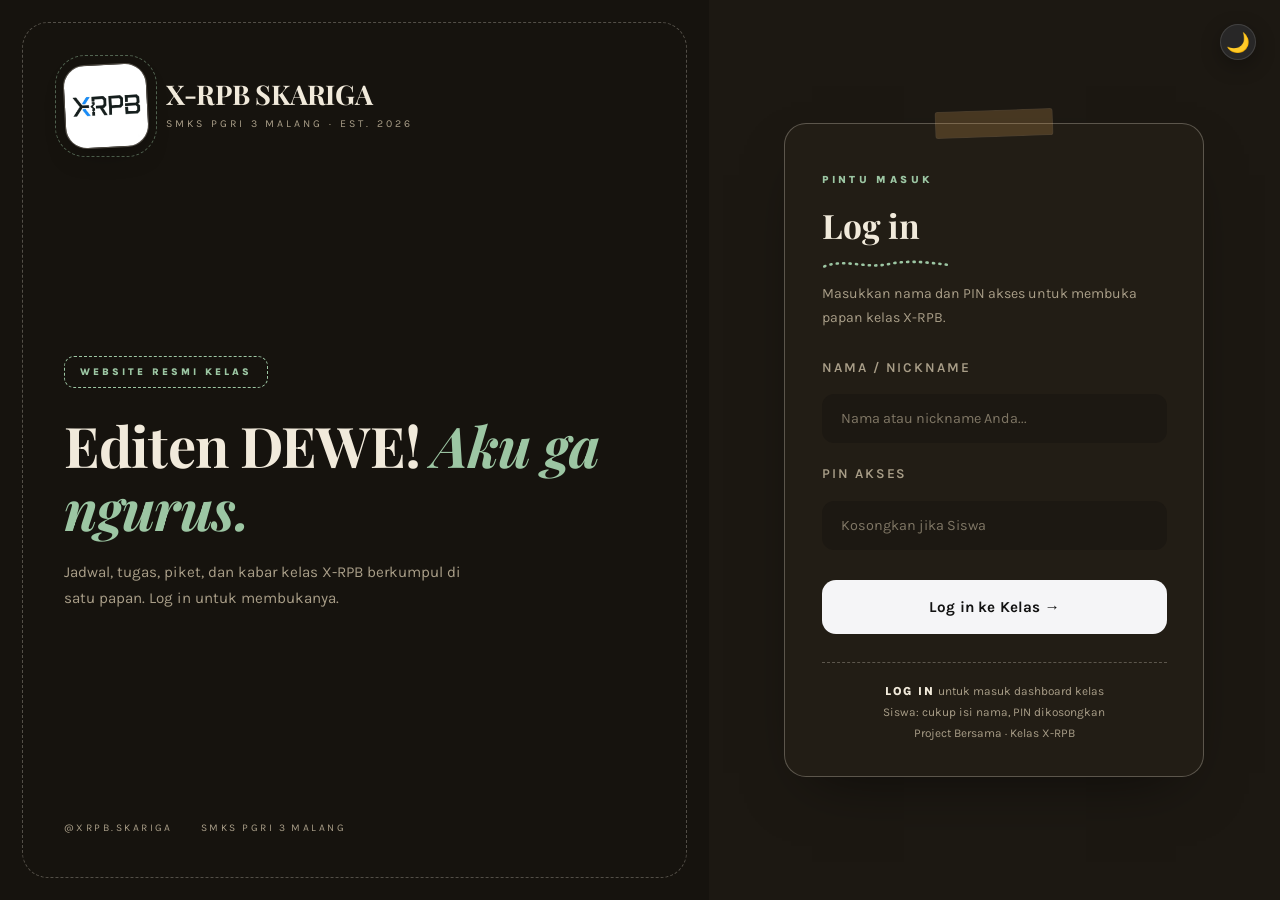
<file: jadwal.html>
<!DOCTYPE html>
<html lang="id" data-theme="dark">
<head>
  <meta charset="UTF-8">
  <meta name="viewport" content="width=device-width, initial-scale=1.0, viewport-fit=cover">
  <title>Jadwal & Seragam | X-RPB SKARIGA</title>
  <link rel="icon" type="image/x-icon" href="Assets/xrpb.jpg">
  <script>
(() => {
    document.documentElement.setAttribute(
        "data-theme",
        localStorage.getItem("theme_preference") || "dark"
    );
})();
</script>
  <link rel="stylesheet" href="css/style.css">
  <link rel="stylesheet" href="css/papan.css">

<link href="https://fonts.googleapis.com/css2?family=Karla:wght@200;300;400;500;600;700;800&family=Playfair+Display:ital,wght@0,600;1,700&display=swap" rel="stylesheet">

</head>
<body class="papan-theme page-jadwal">
  <header class="navbar">
    <div class="nav-brand">
      <img src="Assets/xrpb.jpg" alt="Logo Sekolah" class="school-logo">
      <div class="brand-text">
        <h1>X-RPB</h1>
        <p>SMKS PGRI 3 MALANG</p>
      </div>
    </div>

    <nav>
      <ul class="nav-menu">
        <li><a href="beranda.html" class="nav-link"><span class="nav-icon"><svg xmlns="http://www.w3.org/2000/svg" viewBox="0 0 24 24" fill="none" stroke="currentColor" stroke-width="2" stroke-linecap="round" stroke-linejoin="round" aria-hidden="true"><path d="m3 9 9-7 9 7v11a2 2 0 0 1-2 2H5a2 2 0 0 1-2-2z"></path><polyline points="9 22 9 12 15 12 15 22"></polyline></svg></span>Beranda</a></li>
        <li><a href="jadwal.html" class="nav-link active"><span class="nav-icon"><svg xmlns="http://www.w3.org/2000/svg" viewBox="0 0 24 24" fill="none" stroke="currentColor" stroke-width="2" stroke-linecap="round" stroke-linejoin="round" aria-hidden="true"><rect width="18" height="18" x="3" y="4" rx="2" ry="2"></rect><line x1="16" x2="16" y1="2" y2="6"></line><line x1="8" x2="8" y1="2" y2="6"></line><line x1="3" x2="21" y1="10" y2="10"></line></svg></span>Jadwal</a></li>
        <li><a href="tugas.html" class="nav-link"><span class="nav-icon"><svg xmlns="http://www.w3.org/2000/svg" viewBox="0 0 24 24" fill="none" stroke="currentColor" stroke-width="2" stroke-linecap="round" stroke-linejoin="round" aria-hidden="true"><rect width="8" height="4" x="8" y="2" rx="1" ry="1"></rect><path d="M16 4h2a2 2 0 0 1 2 2v14a2 2 0 0 1-2 2H6a2 2 0 0 1-2-2V6a2 2 0 0 1 2-2h2"></path><path d="M12 11h4"></path><path d="M12 16h4"></path><path d="M8 11h.01"></path><path d="M8 16h.01"></path></svg></span>Tugas</a></li>
        <li><a href="anggota.html" class="nav-link"><span class="nav-icon"><svg xmlns="http://www.w3.org/2000/svg" viewBox="0 0 24 24" fill="none" stroke="currentColor" stroke-width="2" stroke-linecap="round" stroke-linejoin="round" aria-hidden="true"><path d="M16 21v-2a4 4 0 0 0-4-4H6a4 4 0 0 0-4 4v2"></path><circle cx="9" cy="7" r="4"></circle><path d="M22 21v-2a4 4 0 0 0-3-3.87"></path><path d="M16 3.13a4 4 0 0 1 0 7.75"></path></svg></span>Profil</a></li>
        <li><a href="kas-info.html" class="nav-link"><span class="nav-icon"><svg xmlns="http://www.w3.org/2000/svg" viewBox="0 0 24 24" fill="none" stroke="currentColor" stroke-width="2" stroke-linecap="round" stroke-linejoin="round" aria-hidden="true"><path d="M19 7V4a1 1 0 0 0-1-1H5a2 2 0 0 0 0 4h15a1 1 0 0 1 1 1v4h-3a2 2 0 0 0 0 4h3a1 1 0 0 0 1-1v-2a1 1 0 0 0-1-1"></path><path d="M3 5v14a2 2 0 0 0 2 2h15a1 1 0 0 0 1-1v-4"></path></svg></span>Info</a></li>
        <li><a href="galeri.html" class="nav-link"><span class="nav-icon"><svg xmlns="http://www.w3.org/2000/svg" viewBox="0 0 24 24" fill="none" stroke="currentColor" stroke-width="2" stroke-linecap="round" stroke-linejoin="round" aria-hidden="true"><rect width="18" height="18" x="3" y="3" rx="2" ry="2"></rect><circle cx="9" cy="9" r="2"></circle><path d="m21 15-3.086-3.086a2 2 0 0 0-2.828 0L6 21"></path></svg></span>Galeri</a></li>
        <li><a href="piket.html" class="nav-link"><span class="nav-icon"><svg xmlns="http://www.w3.org/2000/svg" viewBox="0 0 24 24" fill="none" stroke="currentColor" stroke-width="2" stroke-linecap="round" stroke-linejoin="round" aria-hidden="true"><path d="m13 11 9-9"></path><path d="M14.6 12.6 3 22"></path><path d="m5 11 4 4"></path><path d="m9 15 4 4"></path></svg></span>Piket</a></li>
      </ul>
    </nav>

    <div class="nav-actions">
      <button class="theme-toggle-btn" title="Ganti Mode Tampilan">🌙</button>
      <span class="user-badge" id="user-role-badge">Siswa</span>
      <button class="btn-login btn-logout" id="nav-logout-btn">Keluar</button>
    </div>
  </header>

  <main class="xr-main" style="margin-top: 100px;">
    <section>
      <div class="xr-sec-head">
        <div class="xr-sec-meta">
          <span class="xr-sec-num">01</span>
          <span class="xr-sec-kicker">Timetable &amp; Uniform</span>
        </div>
        <h2 class="xr-sec-title">Jadwal Pelajaran <em>&amp; Baju Seragam</em> Harian</h2>
        <p class="xr-sec-desc">Pilih hari untuk melihat susunan mata pelajaran, ruang kelas/laboratorium, guru pengampu, serta ketentuan seragam harian.</p>
      </div>

      <div class="schedule-container">
        <div class="schedule-grid">

          <!-- SENIN -->
          <div class="glass-card" id="day-1">
            <div class="day-card-header">
              <h2 class="day-card-title">Senin</h2>
              <span class="day-indicator">TODAY</span>
            </div>
            <div class="day-card-subjects">
              <div class="subject-badge"><svg xmlns="http://www.w3.org/2000/svg" viewBox="0 0 24 24" fill="none" stroke="currentColor" stroke-width="2" stroke-linecap="round" stroke-linejoin="round" style="color:#60a5fa" aria-hidden="true"><path d="m18 16 4-4-4-4"></path><path d="m6 8-4 4 4 4"></path><path d="m14.5 4-5 16"></path></svg> PPLG</div>
              <div class="subject-badge"><svg xmlns="http://www.w3.org/2000/svg" viewBox="0 0 24 24" fill="none" stroke="currentColor" stroke-width="2" stroke-linecap="round" stroke-linejoin="round" style="color:#fb923c" aria-hidden="true"><ellipse cx="12" cy="5" rx="9" ry="3"></ellipse><path d="M3 5V19A9 3 0 0 0 21 19V5"></path><path d="M3 12A9 3 0 0 0 21 12"></path></svg> LAB. ORACLE</div>
            </div>
          </div>

          <!-- SELASA -->
          <div class="glass-card" id="day-2">
            <div class="day-card-header">
              <h2 class="day-card-title">Selasa</h2>
              <span class="day-indicator">TODAY</span>
            </div>
            <div class="day-card-subjects">
              <div class="subject-badge"><svg xmlns="http://www.w3.org/2000/svg" viewBox="0 0 24 24" fill="none" stroke="currentColor" stroke-width="2" stroke-linecap="round" stroke-linejoin="round" style="color:#34d399" aria-hidden="true"><path d="m5 8 6 6"></path><path d="m4 14 6-6 2-3"></path><path d="M2 5h12"></path><path d="M7 2h1"></path><path d="m22 22-5-10-5 10"></path><path d="M14 18h6"></path></svg> Bahasa Inggris</div>
              <div class="subject-badge"><svg xmlns="http://www.w3.org/2000/svg" viewBox="0 0 24 24" fill="none" stroke="currentColor" stroke-width="2" stroke-linecap="round" stroke-linejoin="round" style="color:#f87171" aria-hidden="true"><rect width="16" height="20" x="4" y="2" rx="2"></rect><line x1="8" x2="16" y1="6" y2="6"></line><line x1="16" x2="16" y1="14" y2="18"></line><path d="M16 10h.01"></path><path d="M12 10h.01"></path><path d="M8 10h.01"></path><path d="M12 14h.01"></path><path d="M8 14h.01"></path><path d="M12 18h.01"></path><path d="M8 18h.01"></path></svg> Matematika</div>
              <div class="subject-badge"><svg xmlns="http://www.w3.org/2000/svg" viewBox="0 0 24 24" fill="none" stroke="currentColor" stroke-width="2" stroke-linecap="round" stroke-linejoin="round" style="color:#f472b6" aria-hidden="true"><path d="M12 22a1 1 0 0 1 0-20 10 9 0 0 1 10 9 5 5 0 0 1-5 5h-2.25a1.75 1.75 0 0 0-1.4 2.8l.3.4a1.75 1.75 0 0 1-1.4 2.8z"></path><circle cx="13.5" cy="6.5" r=".5" fill="currentColor"></circle><circle cx="17.5" cy="10.5" r=".5" fill="currentColor"></circle><circle cx="6.5" cy="12.5" r=".5" fill="currentColor"></circle><circle cx="8.5" cy="7.5" r=".5" fill="currentColor"></circle></svg> Seni Budaya</div>
            </div>
          </div>

          <!-- RABU -->
          <div class="glass-card" id="day-3">
            <div class="day-card-header">
              <h2 class="day-card-title">Rabu</h2>
              <span class="day-indicator">TODAY</span>
            </div>
            <div class="day-card-subjects">
              <div class="subject-badge"><svg xmlns="http://www.w3.org/2000/svg" viewBox="0 0 24 24" fill="none" stroke="currentColor" stroke-width="2" stroke-linecap="round" stroke-linejoin="round" style="color:#22d3ee" aria-hidden="true"><rect width="20" height="14" x="2" y="3" rx="2"></rect><line x1="8" x2="16" y1="21" y2="21"></line><line x1="12" x2="12" y1="17" y2="21"></line></svg> Informatika</div>
              <div class="subject-badge"><svg xmlns="http://www.w3.org/2000/svg" viewBox="0 0 24 24" fill="none" stroke="currentColor" stroke-width="2" stroke-linecap="round" stroke-linejoin="round" style="color:#fbbf24" aria-hidden="true"><path d="M10 18v-7"></path><path d="M11.119 2.205a2 2 0 0 1 1.762 0l7.84 3.846A.5.5 0 0 1 20.5 7h-17a.5.5 0 0 1-.22-.949z"></path><path d="M14 18v-7"></path><path d="M18 18v-7"></path><path d="M3 22h18"></path><path d="M6 18v-7"></path></svg> Sejarah</div>
              <div class="subject-badge"><svg xmlns="http://www.w3.org/2000/svg" viewBox="0 0 24 24" fill="none" stroke="currentColor" stroke-width="2" stroke-linecap="round" stroke-linejoin="round" style="color:#4ade80" aria-hidden="true"><path d="M6 18h8"></path><path d="M3 22h18"></path><path d="M14 22a7 7 0 1 0 0-14h-1"></path><path d="M9 14h2"></path><path d="M9 12a2 2 0 0 1-2-2V6h6v4a2 2 0 0 1-2 2Z"></path><path d="M12 6V3a1 1 0 0 0-1-1H9a1 1 0 0 0-1 1v3"></path></svg> IPAS</div>
            </div>
          </div>

          <!-- KAMIS -->
          <div class="glass-card" id="day-4">
            <div class="day-card-header">
              <h2 class="day-card-title">Kamis</h2>
              <span class="day-indicator">TODAY</span>
            </div>
            <div class="day-card-subjects">
              <div class="subject-badge"><svg xmlns="http://www.w3.org/2000/svg" viewBox="0 0 24 24" fill="none" stroke="currentColor" stroke-width="2" stroke-linecap="round" stroke-linejoin="round" style="color:#818cf8" aria-hidden="true"><path d="M12 19h8"></path><path d="m4 17 6-6-6-6"></path></svg> Coding</div>
              <div class="subject-badge"><svg xmlns="http://www.w3.org/2000/svg" viewBox="0 0 24 24" fill="none" stroke="currentColor" stroke-width="2" stroke-linecap="round" stroke-linejoin="round" style="color:#60a5fa" aria-hidden="true"><path d="m18 16 4-4-4-4"></path><path d="m6 8-4 4 4 4"></path><path d="m14.5 4-5 16"></path></svg> PPLG</div>
              <div class="subject-badge"><svg xmlns="http://www.w3.org/2000/svg" viewBox="0 0 24 24" fill="none" stroke="currentColor" stroke-width="2" stroke-linecap="round" stroke-linejoin="round" style="color:#fb923c" aria-hidden="true"><ellipse cx="12" cy="5" rx="9" ry="3"></ellipse><path d="M3 5V19A9 3 0 0 0 21 19V5"></path><path d="M3 12A9 3 0 0 0 21 12"></path></svg> LAB. ORACLE</div>
            </div>
          </div>

          <!-- JUMAT -->
          <div class="glass-card" id="day-5">
            <div class="day-card-header">
              <h2 class="day-card-title">Jumat</h2>
              <span class="day-indicator">TODAY</span>
            </div>
            <div class="day-card-subjects">
              <div class="subject-badge"><svg xmlns="http://www.w3.org/2000/svg" viewBox="0 0 24 24" fill="none" stroke="currentColor" stroke-width="2" stroke-linecap="round" stroke-linejoin="round" style="color:#ef4444" aria-hidden="true"><path d="M20 13c0 5-3.5 7.5-7.66 8.95a1 1 0 0 1-.67-.01C7.5 20.5 4 18 4 13V6a1 1 0 0 1 1-1c2 0 4.5-1.2 6.24-2.72a1.17 1.17 0 0 1 1.52 0C14.51 3.81 17 5 19 5a1 1 0 0 1 1 1z"></path><path d="m9 12 2 2 4-4"></path></svg> PPKN</div>
              <div class="subject-badge"><svg xmlns="http://www.w3.org/2000/svg" viewBox="0 0 24 24" fill="none" stroke="currentColor" stroke-width="2" stroke-linecap="round" stroke-linejoin="round" style="color:#f97316" aria-hidden="true"><path d="M10 14.66V17a1 1 0 0 1-1 1 2 2 0 0 0-2 2v2"></path><path d="M14 14.66V17a1 1 0 0 0 1 1 2 2 0 0 1 2 2v2"></path><path d="M17.916 10H19.5A2.5 2.5 0 0 0 22 7.5V5a1 1 0 0 0-1-1h-3"></path><path d="M4 22h16"></path><path d="M6 9a6 6 0 0 0 12 0V3a1 1 0 0 0-1-1H7a1 1 0 0 0-1 1z"></path><path d="M6.084 10H4.5A2.5 2.5 0 0 1 2 7.5V5a1 1 0 0 1 1-1h3"></path></svg> PJOK</div>
              <div class="subject-badge"><svg xmlns="http://www.w3.org/2000/svg" viewBox="0 0 24 24" fill="none" stroke="currentColor" stroke-width="2" stroke-linecap="round" stroke-linejoin="round" style="color:#60a5fa" aria-hidden="true"><path d="M10 2v8l3-3 3 3V2"></path><path d="M4 19.5v-15A2.5 2.5 0 0 1 6.5 2H19a1 1 0 0 1 1 1v18a1 1 0 0 1-1 1H6.5a1 1 0 0 1 0-5H20"></path></svg> B. Indonesia</div>
              <div class="subject-badge"><svg xmlns="http://www.w3.org/2000/svg" viewBox="0 0 24 24" fill="none" stroke="currentColor" stroke-width="2" stroke-linecap="round" stroke-linejoin="round" style="color:#34d399" aria-hidden="true"><path d="M18 5h4"></path><path d="M20 3v4"></path><path d="M20.985 12.486a9 9 0 1 1-9.473-9.472c.405-.022.617.46.402.803a6 6 0 0 0 8.268 8.268c.344-.215.825-.004.803.401"></path></svg> PAI</div>
            </div>
          </div>

        </div>
      </div>
    </section>
  </main>

  <div class="music-player-widget">
    <div class="music-disc" id="music-disc">🎵</div>
    <div class="music-info">
      <span class="music-title">Lo-Fi Study Ambient</span>
      <span class="music-sub">Fokus Belajar Kelas</span>
    </div>
    <button class="btn-music-toggle" id="btn-music-toggle" onclick="APP.toggleMusic()">Play</button>
  </div>
  <audio id="bg-lofi-audio" loop src="https://cdn.pixabay.com/download/audio/2022/05/27/audio_1808fbf07a.mp3?filename=lofi-study-112191.mp3"></audio>

  <footer class="footer">
    <p>© 2026 <strong>X-RPB - SMKS PGRI 3 MALANG</strong>. All rights reserved.</p>
  </footer>

  <script src="js/data.js"></script>
  <script src="js/auth.js"></script>
  <script src="js/components.js"></script>
  <script src="js/app.js"></script>

<script>
document.addEventListener("DOMContentLoaded", () => {
    // Highlight kartu hari ini (day-1 = Senin, ..., day-5 = Jumat)
    const todayNumber = new Date().getDay();
    const todayCard = document.getElementById(`day-${todayNumber}`);
    if (todayCard) {
        todayCard.classList.add('active-day');
    }
});
</script>
</body>
</html>
</file>
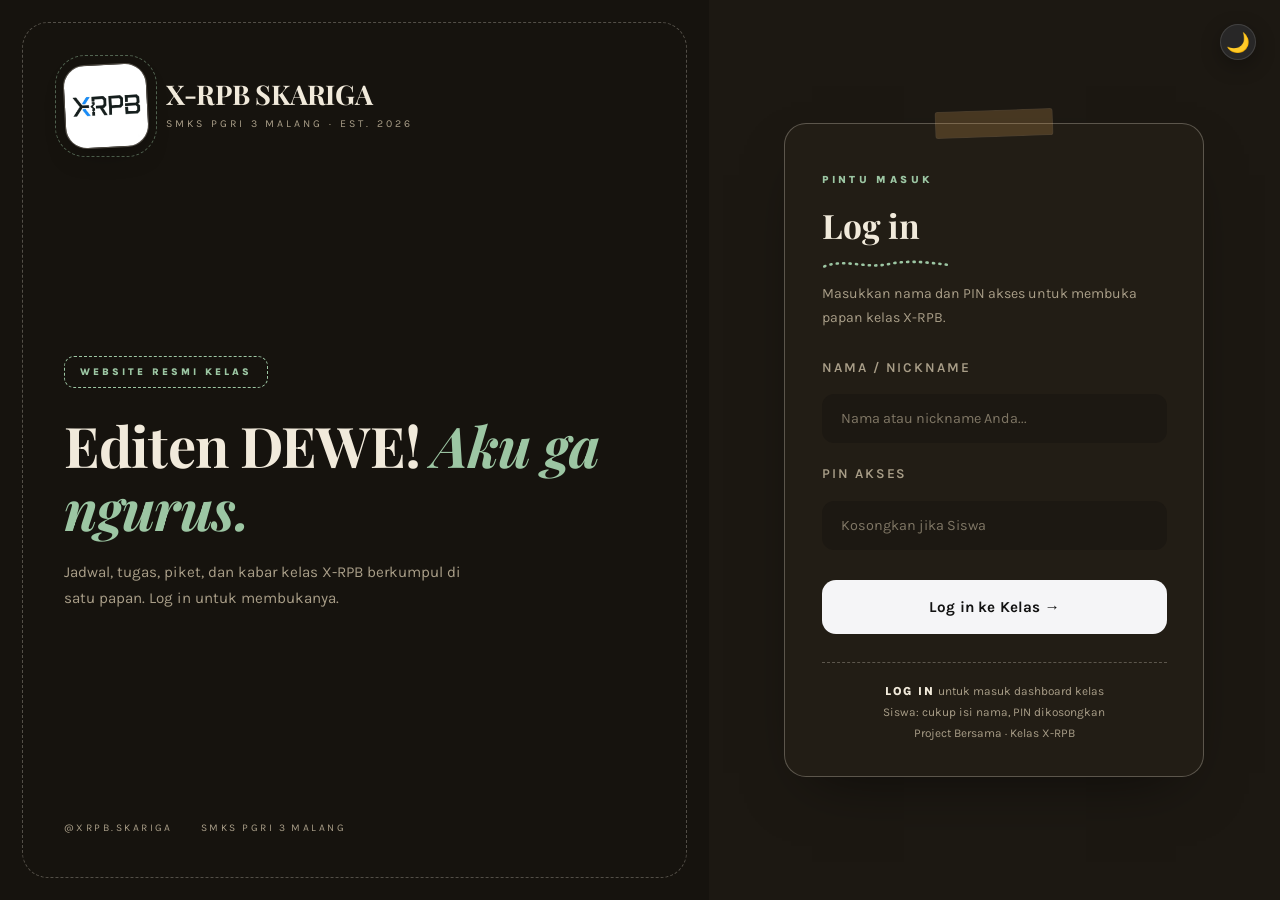
<file: kas-info.html>
<!DOCTYPE html>
<html lang="id" data-theme="dark">
<head>
  <meta charset="UTF-8">
  <meta name="viewport" content="width=device-width, initial-scale=1.0, viewport-fit=cover">
  <title>Kas & Info | X-RPB SKARIGA</title>
  <link rel="icon" type="image/x-icon" href="Assets/xrpb.jpg">
  <script>
(() => {
    document.documentElement.setAttribute(
        "data-theme",
        localStorage.getItem("theme_preference") || "dark"
    );
})();
</script>
<link rel="stylesheet" href="css/style.css">
<link rel="stylesheet" href="css/papan.css">

<link href="https://fonts.googleapis.com/css2?family=Karla:wght@200;300;400;500;600;700;800&family=Playfair+Display:ital,wght@0,600;1,700&display=swap" rel="stylesheet">

</head>
<body class="papan-theme page-kas">

  <header class="navbar">
    <div class="nav-brand">
      <img src="Assets/xrpb.jpg" alt="Logo Sekolah" class="school-logo">
      <div class="brand-text">
        <h1>X-RPB</h1>
        <p>SMKS PGRI 3 MALANG</p>
      </div>
    </div>

    <nav>
      <ul class="nav-menu">
        <li><a href="beranda.html" class="nav-link"><span class="nav-icon"><svg xmlns="http://www.w3.org/2000/svg" viewBox="0 0 24 24" fill="none" stroke="currentColor" stroke-width="2" stroke-linecap="round" stroke-linejoin="round" aria-hidden="true"><path d="m3 9 9-7 9 7v11a2 2 0 0 1-2 2H5a2 2 0 0 1-2-2z"></path><polyline points="9 22 9 12 15 12 15 22"></polyline></svg></span>Beranda</a></li>
        <li><a href="jadwal.html" class="nav-link"><span class="nav-icon"><svg xmlns="http://www.w3.org/2000/svg" viewBox="0 0 24 24" fill="none" stroke="currentColor" stroke-width="2" stroke-linecap="round" stroke-linejoin="round" aria-hidden="true"><rect width="18" height="18" x="3" y="4" rx="2" ry="2"></rect><line x1="16" x2="16" y1="2" y2="6"></line><line x1="8" x2="8" y1="2" y2="6"></line><line x1="3" x2="21" y1="10" y2="10"></line></svg></span>Jadwal</a></li>
        <li><a href="tugas.html" class="nav-link"><span class="nav-icon"><svg xmlns="http://www.w3.org/2000/svg" viewBox="0 0 24 24" fill="none" stroke="currentColor" stroke-width="2" stroke-linecap="round" stroke-linejoin="round" aria-hidden="true"><rect width="8" height="4" x="8" y="2" rx="1" ry="1"></rect><path d="M16 4h2a2 2 0 0 1 2 2v14a2 2 0 0 1-2 2H6a2 2 0 0 1-2-2V6a2 2 0 0 1 2-2h2"></path><path d="M12 11h4"></path><path d="M12 16h4"></path><path d="M8 11h.01"></path><path d="M8 16h.01"></path></svg></span>Tugas</a></li>
        <li><a href="anggota.html" class="nav-link"><span class="nav-icon"><svg xmlns="http://www.w3.org/2000/svg" viewBox="0 0 24 24" fill="none" stroke="currentColor" stroke-width="2" stroke-linecap="round" stroke-linejoin="round" aria-hidden="true"><path d="M16 21v-2a4 4 0 0 0-4-4H6a4 4 0 0 0-4 4v2"></path><circle cx="9" cy="7" r="4"></circle><path d="M22 21v-2a4 4 0 0 0-3-3.87"></path><path d="M16 3.13a4 4 0 0 1 0 7.75"></path></svg></span>Profil</a></li>
        <li><a href="kas-info.html" class="nav-link active"><span class="nav-icon"><svg xmlns="http://www.w3.org/2000/svg" viewBox="0 0 24 24" fill="none" stroke="currentColor" stroke-width="2" stroke-linecap="round" stroke-linejoin="round" aria-hidden="true"><path d="M19 7V4a1 1 0 0 0-1-1H5a2 2 0 0 0 0 4h15a1 1 0 0 1 1 1v4h-3a2 2 0 0 0 0 4h3a1 1 0 0 0 1-1v-2a1 1 0 0 0-1-1"></path><path d="M3 5v14a2 2 0 0 0 2 2h15a1 1 0 0 0 1-1v-4"></path></svg></span>Info</a></li>
        <li><a href="galeri.html" class="nav-link"><span class="nav-icon"><svg xmlns="http://www.w3.org/2000/svg" viewBox="0 0 24 24" fill="none" stroke="currentColor" stroke-width="2" stroke-linecap="round" stroke-linejoin="round" aria-hidden="true"><rect width="18" height="18" x="3" y="3" rx="2" ry="2"></rect><circle cx="9" cy="9" r="2"></circle><path d="m21 15-3.086-3.086a2 2 0 0 0-2.828 0L6 21"></path></svg></span>Galeri</a></li>
        <li><a href="piket.html" class="nav-link"><span class="nav-icon"><svg xmlns="http://www.w3.org/2000/svg" viewBox="0 0 24 24" fill="none" stroke="currentColor" stroke-width="2" stroke-linecap="round" stroke-linejoin="round" aria-hidden="true"><path d="m13 11 9-9"></path><path d="M14.6 12.6 3 22"></path><path d="m5 11 4 4"></path><path d="m9 15 4 4"></path></svg></span>Piket</a></li>
      </ul>
    </nav>

    <div class="nav-actions">
      <button class="theme-toggle-btn" title="Ganti Mode Tampilan">🌙</button>
      <span class="user-badge" id="user-role-badge">Siswa</span>
      <button class="btn-login btn-logout" id="nav-logout-btn">Keluar</button>
    </div>
  </header>

  <main class="xr-main" style="margin-top: 100px;">
    <section class="extra-grid">
      <div class="xr-sec-head" style="grid-column: 1 / -1;">
        <div class="xr-sec-meta">
          <span class="xr-sec-num">01</span>
          <span class="xr-sec-kicker">Kas &amp; Info</span>
        </div>
        <h2 class="xr-sec-title">Transparansi <em>Kas</em> Kelas</h2>
        <p class="xr-sec-desc">Saldo, riwayat transaksi, dan papan pengumuman kelas — semuanya terbuka untuk seluruh anggota.</p>
      </div>

      <!-- Transparansi Kas Kelas -->
      <div class="glass-box">
        <div style="display: flex; justify-content: space-between; align-items: center;">
          <h3 style="font-size: 1.15rem; font-weight: 800;">Transparansi Kas Kelas</h3>
          <span style="font-size: 0.75rem; color: var(--text-muted);">Iuran: Rp 5.000 / minggu</span>
        </div>

        <div class="kas-balance-display">
          <span style="font-size: 0.8rem; font-weight: 700; color: var(--text-muted); text-transform: uppercase;">Total Saldo Kas Terkumpul</span>
          <div class="balance-amount" id="kas-balance-amount">Rp 0</div>
          <span style="font-size: 0.75rem; color: var(--text-muted);">Target Kas Semester: Tidak Ada</span>
        </div>

        <h4 style="font-size: 0.9rem; font-weight: 700; margin-top: 0.5rem;">Riwayat Transaksi Terakhir:</h4>
        <div id="kas-history-list" style="display: flex; flex-direction: column; gap: 0.65rem;">
          <!-- Rendered dynamically -->
        </div>
      </div>

      <!-- Papan Pengumuman Kelas -->
      <div class="glass-box">
        <h3 style="font-size: 1.15rem; font-weight: 800;"> Papan Pengumuman Kelas</h3>
        <div id="announcement-list" style="display: flex; flex-direction: column; gap: 0.85rem;">
          <!-- Rendered dynamically -->
        </div>
      </div>
    </section>
  </main>

  <div class="music-player-widget">
    <div class="music-disc" id="music-disc">🎵</div>
    <div class="music-info">
      <span class="music-title">Lo-Fi Study Ambient</span>
      <span class="music-sub">Fokus Belajar Kelas</span>
    </div>
    <button class="btn-music-toggle" id="btn-music-toggle" onclick="APP.toggleMusic()">Play</button>
  </div>
  <audio id="bg-lofi-audio" loop src="https://cdn.pixabay.com/download/audio/2022/05/27/audio_1808fbf07a.mp3?filename=lofi-study-112191.mp3"></audio>

  <footer class="footer">
    <p>© 2026 <strong>X-RPB - SMKS PGRI 3 MALANG</strong>. All rights reserved.</p>
  </footer>

  <script src="js/data.js"></script>
  <script src="js/auth.js"></script>
  <script src="js/components.js"></script>
  <script src="js/app.js"></script>
</body>
</html>
</file>
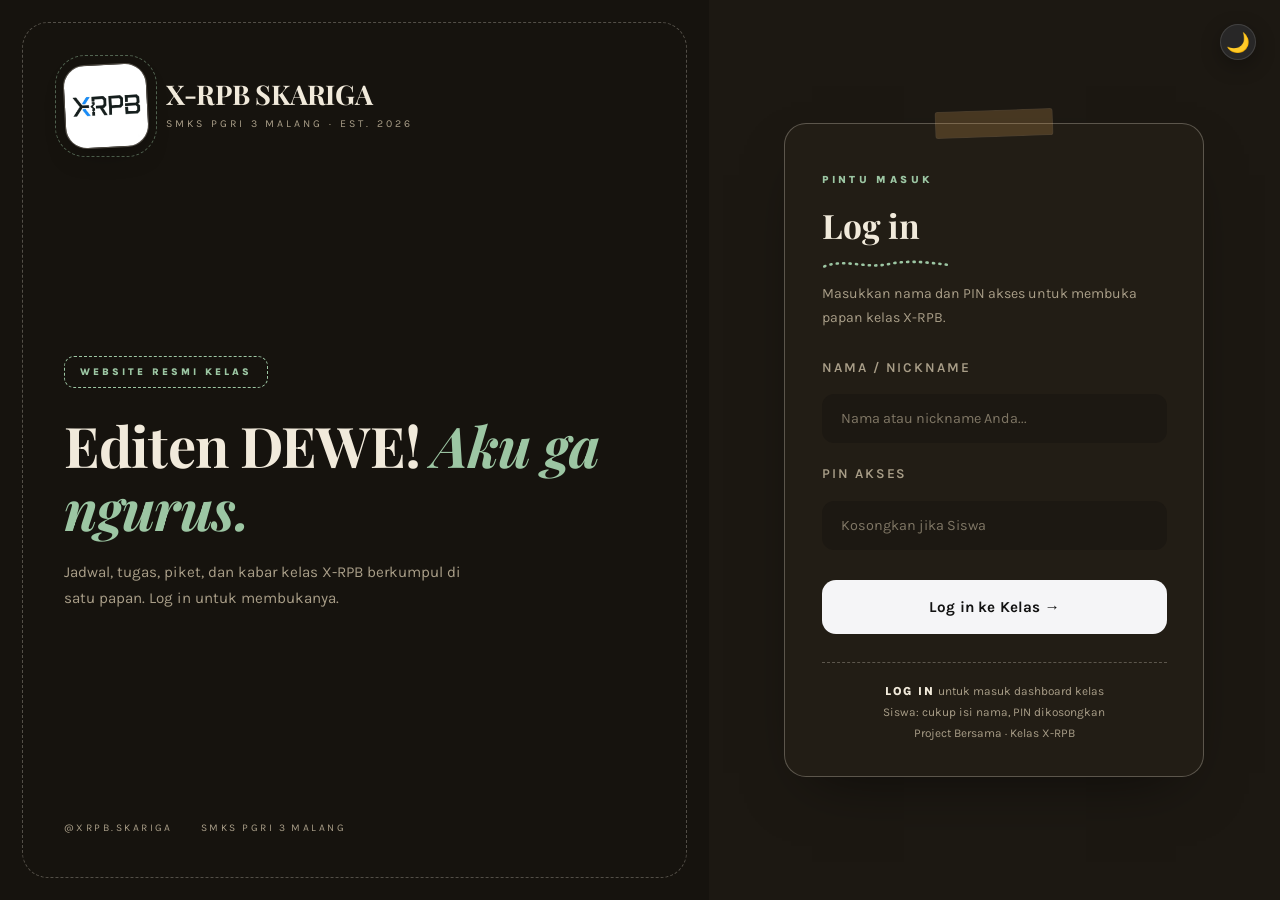
<file: piket.html>
<!DOCTYPE html>
<html lang="id" data-theme="dark">
<head>
  <meta charset="UTF-8">
  <meta name="viewport" content="width=device-width, initial-scale=1.0, viewport-fit=cover">
  <title>Jadwal Piket | X-RPB SKARIGA</title>
  <link rel="icon" type="image/x-icon" href="Assets/xrpb.jpg">
  <script>
(() => {
    document.documentElement.setAttribute(
        "data-theme",
        localStorage.getItem("theme_preference") || "dark"
    );
})();
</script>
<link rel="stylesheet" href="css/style.css">
<link rel="stylesheet" href="css/papan.css">

<link href="https://fonts.googleapis.com/css2?family=Karla:wght@200;300;400;500;600;700;800&family=Playfair+Display:ital,wght@0,600;1,700&display=swap" rel="stylesheet">

</head>
<body class="papan-theme page-piket">

  <header class="navbar">
    <div class="nav-brand">
      <img src="Assets/xrpb.jpg" alt="Logo Sekolah" class="school-logo">
      <div class="brand-text">
        <h1>X-RPB</h1>
        <p>SMKS PGRI 3 MALANG</p>
      </div>
    </div>

    <nav>
      <ul class="nav-menu">
        <li><a href="beranda.html" class="nav-link"><span class="nav-icon"><svg xmlns="http://www.w3.org/2000/svg" viewBox="0 0 24 24" fill="none" stroke="currentColor" stroke-width="2" stroke-linecap="round" stroke-linejoin="round" aria-hidden="true"><path d="m3 9 9-7 9 7v11a2 2 0 0 1-2 2H5a2 2 0 0 1-2-2z"></path><polyline points="9 22 9 12 15 12 15 22"></polyline></svg></span>Beranda</a></li>
        <li><a href="jadwal.html" class="nav-link"><span class="nav-icon"><svg xmlns="http://www.w3.org/2000/svg" viewBox="0 0 24 24" fill="none" stroke="currentColor" stroke-width="2" stroke-linecap="round" stroke-linejoin="round" aria-hidden="true"><rect width="18" height="18" x="3" y="4" rx="2" ry="2"></rect><line x1="16" x2="16" y1="2" y2="6"></line><line x1="8" x2="8" y1="2" y2="6"></line><line x1="3" x2="21" y1="10" y2="10"></line></svg></span>Jadwal</a></li>
        <li><a href="tugas.html" class="nav-link"><span class="nav-icon"><svg xmlns="http://www.w3.org/2000/svg" viewBox="0 0 24 24" fill="none" stroke="currentColor" stroke-width="2" stroke-linecap="round" stroke-linejoin="round" aria-hidden="true"><rect width="8" height="4" x="8" y="2" rx="1" ry="1"></rect><path d="M16 4h2a2 2 0 0 1 2 2v14a2 2 0 0 1-2 2H6a2 2 0 0 1-2-2V6a2 2 0 0 1 2-2h2"></path><path d="M12 11h4"></path><path d="M12 16h4"></path><path d="M8 11h.01"></path><path d="M8 16h.01"></path></svg></span>Tugas</a></li>
        <li><a href="anggota.html" class="nav-link"><span class="nav-icon"><svg xmlns="http://www.w3.org/2000/svg" viewBox="0 0 24 24" fill="none" stroke="currentColor" stroke-width="2" stroke-linecap="round" stroke-linejoin="round" aria-hidden="true"><path d="M16 21v-2a4 4 0 0 0-4-4H6a4 4 0 0 0-4 4v2"></path><circle cx="9" cy="7" r="4"></circle><path d="M22 21v-2a4 4 0 0 0-3-3.87"></path><path d="M16 3.13a4 4 0 0 1 0 7.75"></path></svg></span>Profil</a></li>
        <li><a href="kas-info.html" class="nav-link"><span class="nav-icon"><svg xmlns="http://www.w3.org/2000/svg" viewBox="0 0 24 24" fill="none" stroke="currentColor" stroke-width="2" stroke-linecap="round" stroke-linejoin="round" aria-hidden="true"><path d="M19 7V4a1 1 0 0 0-1-1H5a2 2 0 0 0 0 4h15a1 1 0 0 1 1 1v4h-3a2 2 0 0 0 0 4h3a1 1 0 0 0 1-1v-2a1 1 0 0 0-1-1"></path><path d="M3 5v14a2 2 0 0 0 2 2h15a1 1 0 0 0 1-1v-4"></path></svg></span>Info</a></li>
        <li><a href="galeri.html" class="nav-link"><span class="nav-icon"><svg xmlns="http://www.w3.org/2000/svg" viewBox="0 0 24 24" fill="none" stroke="currentColor" stroke-width="2" stroke-linecap="round" stroke-linejoin="round" aria-hidden="true"><rect width="18" height="18" x="3" y="3" rx="2" ry="2"></rect><circle cx="9" cy="9" r="2"></circle><path d="m21 15-3.086-3.086a2 2 0 0 0-2.828 0L6 21"></path></svg></span>Galeri</a></li>
        <li><a href="piket.html" class="nav-link active"><span class="nav-icon"><svg xmlns="http://www.w3.org/2000/svg" viewBox="0 0 24 24" fill="none" stroke="currentColor" stroke-width="2" stroke-linecap="round" stroke-linejoin="round" aria-hidden="true"><path d="m13 11 9-9"></path><path d="M14.6 12.6 3 22"></path><path d="m5 11 4 4"></path><path d="m9 15 4 4"></path></svg></span>Piket</a></li>
      </ul>
    </nav>

    <div class="nav-actions">
      <button class="theme-toggle-btn" title="Ganti Mode Tampilan">🌙</button>
      <span class="user-badge" id="user-role-badge">Siswa</span>
      <button class="btn-login btn-logout" id="nav-logout-btn">Keluar</button>
    </div>
  </header>

  <main class="xr-main" style="margin-top: 100px;">
    <section>
      <div class="xr-sec-head">
        <div class="xr-sec-meta">
          <span class="xr-sec-num">01</span>
          <span class="xr-sec-kicker">Kebersihan &amp; Ketertiban</span>
        </div>
        <h2 class="xr-sec-title">Jadwal <em>Piket</em></h2>
        <p class="xr-sec-desc">Petugas piket harian — status dan daftar nama lengkap.</p>
      </div>

      <div style="display: flex; flex-direction: column; gap: 1.5rem;">

        <!-- Kalender mini -->
        <div class="glass-box">
          <div class="cal-header">
            <h3 style="font-size: 1.15rem; font-weight: 800;">Kalender Piket</h3>
            <div style="display: flex; align-items: center; gap: 0.5rem;">
              <button class="cal-nav-btn" id="cal-prev" type="button" aria-label="Bulan sebelumnya">‹</button>
              <span class="cal-month" id="cal-month"></span>
              <button class="cal-nav-btn" id="cal-next" type="button" aria-label="Bulan berikutnya">›</button>
            </div>
          </div>
          <div class="mini-calendar" id="mini-calendar"></div>
          <div class="cal-legend">
            <span><i class="dot-piket"></i> Hari ada piket</span>
            <span><i class="dot-today"></i> Hari ini</span>
          </div>
        </div>

        <!-- Form atur petugas (admin) -->
        <div class="glass-box admin-only hidden-perm">
          <h3 style="font-size: 1.15rem; font-weight: 800;">Atur Petugas Piket</h3>
          <form id="piket-form" style="display: flex; flex-direction: column; gap: 1rem;">
            <div>
              <label class="piket-label" for="piket-date">Tanggal</label>
              <input type="date" id="piket-date" class="form-control" style="width: 100%; margin-top: 0.4rem;" required>
            </div>
            <div>
              <label class="piket-label" for="piket-note">Keterangan (Opsional)</label>
              <input type="text" id="piket-note" class="form-control" style="width: 100%; margin-top: 0.4rem;" placeholder="Contoh: Piket pagi + jumat bersih">
            </div>
            <div>
              <label class="piket-label">Pilih Petugas (bisa lebih dari satu)</label>
              <div class="petugas-pills" id="petugas-pills" style="margin-top: 0.5rem;"></div>
            </div>
            <button type="submit" class="btn-simpan">
              <svg xmlns="http://www.w3.org/2000/svg" viewBox="0 0 24 24" fill="none" stroke="currentColor" stroke-width="2" stroke-linecap="round" stroke-linejoin="round" aria-hidden="true" style="width: 1rem; height: 1rem;"><path d="M20 6 9 17l-5-5"></path></svg>
              Simpan Jadwal
            </button>
          </form>
        </div>

        <!-- Riwayat piket -->
        <div class="glass-box">
          <div class="riwayat-header">
            <h3 style="font-size: 1.15rem; font-weight: 800;">Riwayat Piket</h3>
            <span class="count-badge" id="piket-count">0 Jadwal</span>
          </div>
          <div id="piket-list" style="display: flex; flex-direction: column; gap: 0.75rem;"></div>
        </div>

      </div>
    </section>
  </main>

  <div class="music-player-widget">
    <div class="music-disc" id="music-disc">🎵</div>
    <div class="music-info">
      <span class="music-title">Lo-Fi Study Ambient</span>
      <span class="music-sub">Fokus Belajar Kelas</span>
    </div>
    <button class="btn-music-toggle" id="btn-music-toggle" onclick="APP.toggleMusic()">Play</button>
  </div>
  <audio id="bg-lofi-audio" loop src="https://cdn.pixabay.com/download/audio/2022/05/27/audio_1808fbf07a.mp3?filename=lofi-study-112191.mp3"></audio>

  <footer class="footer">
    <p>© 2026 <strong>X-RPB - SMKS PGRI 3 MALANG</strong>. All rights reserved.</p>
  </footer>

  <script src="js/data.js"></script>
  <script src="js/auth.js"></script>
  <script src="js/components.js"></script>
  <script src="js/app.js"></script>
  <script src="js/piket.js"></script>
</body>
</html>
</file>
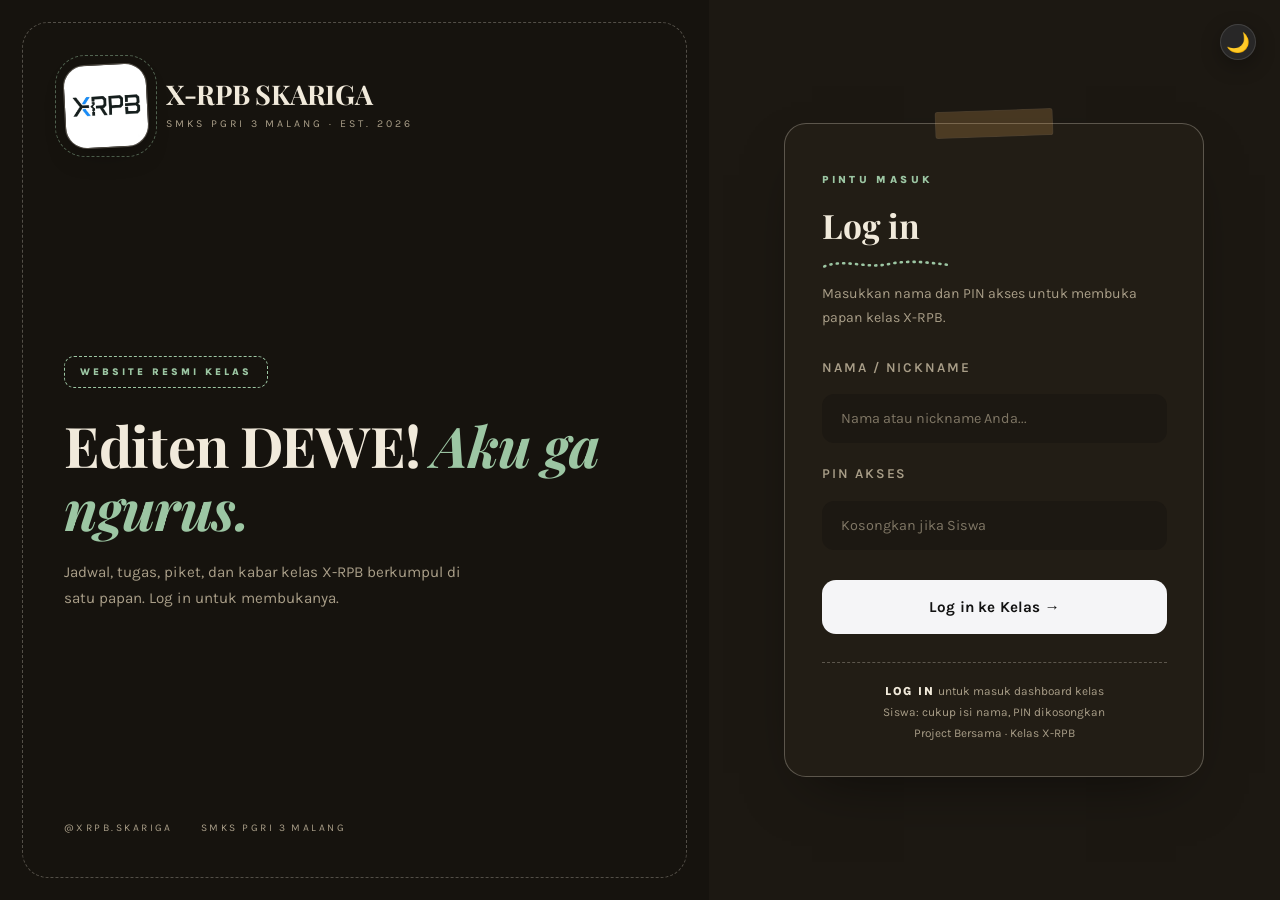
<file: tugas.html>
<!DOCTYPE html>
<html lang="id" data-theme="dark">
<head>
  <meta charset="UTF-8">
  <meta name="viewport" content="width=device-width, initial-scale=1.0, viewport-fit=cover">
  <title>Pengingat Tugas | X-RPB SKARIGA</title>
  <link rel="icon" type="image/x-icon" href="Assets/xrpb.jpg">
  <script>
(() => {
    document.documentElement.setAttribute(
        "data-theme",
        localStorage.getItem("theme_preference") || "dark"
    );
})();
</script>
<link rel="stylesheet" href="css/style.css">
<link rel="stylesheet" href="css/papan.css">

<link href="https://fonts.googleapis.com/css2?family=Karla:wght@200;300;400;500;600;700;800&family=Playfair+Display:ital,wght@0,600;1,700&display=swap" rel="stylesheet"> 

</head>
<body class="papan-theme page-tugas">

  <header class="navbar">
    <div class="nav-brand">
      <img src="Assets/xrpb.jpg" alt="Logo Sekolah" class="school-logo">
      <div class="brand-text">
        <h1>X-RPB</h1>
        <p>SMKS PGRI 3 MALANG</p>
      </div>
    </div>

    <nav>
      <ul class="nav-menu">
        <li><a href="beranda.html" class="nav-link"><span class="nav-icon"><svg xmlns="http://www.w3.org/2000/svg" viewBox="0 0 24 24" fill="none" stroke="currentColor" stroke-width="2" stroke-linecap="round" stroke-linejoin="round" aria-hidden="true"><path d="m3 9 9-7 9 7v11a2 2 0 0 1-2 2H5a2 2 0 0 1-2-2z"></path><polyline points="9 22 9 12 15 12 15 22"></polyline></svg></span>Beranda</a></li>
        <li><a href="jadwal.html" class="nav-link"><span class="nav-icon"><svg xmlns="http://www.w3.org/2000/svg" viewBox="0 0 24 24" fill="none" stroke="currentColor" stroke-width="2" stroke-linecap="round" stroke-linejoin="round" aria-hidden="true"><rect width="18" height="18" x="3" y="4" rx="2" ry="2"></rect><line x1="16" x2="16" y1="2" y2="6"></line><line x1="8" x2="8" y1="2" y2="6"></line><line x1="3" x2="21" y1="10" y2="10"></line></svg></span>Jadwal</a></li>
        <li><a href="tugas.html" class="nav-link active"><span class="nav-icon"><svg xmlns="http://www.w3.org/2000/svg" viewBox="0 0 24 24" fill="none" stroke="currentColor" stroke-width="2" stroke-linecap="round" stroke-linejoin="round" aria-hidden="true"><rect width="8" height="4" x="8" y="2" rx="1" ry="1"></rect><path d="M16 4h2a2 2 0 0 1 2 2v14a2 2 0 0 1-2 2H6a2 2 0 0 1-2-2V6a2 2 0 0 1 2-2h2"></path><path d="M12 11h4"></path><path d="M12 16h4"></path><path d="M8 11h.01"></path><path d="M8 16h.01"></path></svg></span>Tugas</a></li>
        <li><a href="anggota.html" class="nav-link"><span class="nav-icon"><svg xmlns="http://www.w3.org/2000/svg" viewBox="0 0 24 24" fill="none" stroke="currentColor" stroke-width="2" stroke-linecap="round" stroke-linejoin="round" aria-hidden="true"><path d="M16 21v-2a4 4 0 0 0-4-4H6a4 4 0 0 0-4 4v2"></path><circle cx="9" cy="7" r="4"></circle><path d="M22 21v-2a4 4 0 0 0-3-3.87"></path><path d="M16 3.13a4 4 0 0 1 0 7.75"></path></svg></span>Profil</a></li>
        <li><a href="kas-info.html" class="nav-link"><span class="nav-icon"><svg xmlns="http://www.w3.org/2000/svg" viewBox="0 0 24 24" fill="none" stroke="currentColor" stroke-width="2" stroke-linecap="round" stroke-linejoin="round" aria-hidden="true"><path d="M19 7V4a1 1 0 0 0-1-1H5a2 2 0 0 0 0 4h15a1 1 0 0 1 1 1v4h-3a2 2 0 0 0 0 4h3a1 1 0 0 0 1-1v-2a1 1 0 0 0-1-1"></path><path d="M3 5v14a2 2 0 0 0 2 2h15a1 1 0 0 0 1-1v-4"></path></svg></span>Info</a></li>
        <li><a href="galeri.html" class="nav-link"><span class="nav-icon"><svg xmlns="http://www.w3.org/2000/svg" viewBox="0 0 24 24" fill="none" stroke="currentColor" stroke-width="2" stroke-linecap="round" stroke-linejoin="round" aria-hidden="true"><rect width="18" height="18" x="3" y="3" rx="2" ry="2"></rect><circle cx="9" cy="9" r="2"></circle><path d="m21 15-3.086-3.086a2 2 0 0 0-2.828 0L6 21"></path></svg></span>Galeri</a></li>
        <li><a href="piket.html" class="nav-link"><span class="nav-icon"><svg xmlns="http://www.w3.org/2000/svg" viewBox="0 0 24 24" fill="none" stroke="currentColor" stroke-width="2" stroke-linecap="round" stroke-linejoin="round" aria-hidden="true"><path d="m13 11 9-9"></path><path d="M14.6 12.6 3 22"></path><path d="m5 11 4 4"></path><path d="m9 15 4 4"></path></svg></span>Piket</a></li>
      </ul>
    </nav>

    <div class="nav-actions">
      <button class="theme-toggle-btn" title="Ganti Mode Tampilan">🌙</button>
      <span class="user-badge" id="user-role-badge">Siswa</span>
      <button class="btn-login btn-logout" id="nav-logout-btn">Keluar</button>
    </div>
  </header>

  <main class="xr-main" style="margin-top: 100px;">
    <section>
      <div class="xr-sec-head">
        <div class="xr-sec-meta">
          <span class="xr-sec-num">01</span>
          <span class="xr-sec-kicker">Homework &amp; Deadlines</span>
        </div>
        <h2 class="xr-sec-title">Pengingat <em>Tugas</em> &amp; PR Kelas</h2>
        <p class="xr-sec-desc">Pantau deadline tugas rumah, laporan praktikum, dan proyek kelompok agar selalu tepat waktu.</p>
      </div>

      <div class="tasks-control-bar">
        <div class="task-filter-group">
          <button class="filter-chip task-filter-chip active" data-status="Semua" onclick="__TASKS.setFilter('Semua')">Semua Tugas</button>
          <button class="filter-chip task-filter-chip" data-status="Belum" onclick="__TASKS.setFilter('Belum')">Belum Selesai</button>
          <button class="filter-chip task-filter-chip" data-status="Proses" onclick="__TASKS.setFilter('Proses')">Dalam Proses</button>
          <button class="filter-chip task-filter-chip" data-status="Selesai" onclick="__TASKS.setFilter('Selesai')">Selesai</button>
        </div>

        <!-- Pengurus/Wali/Dev Only -->
        <button class="btn-add-task admin-only hidden-perm" onclick="APP.openModal('add-task-modal')">
          <svg xmlns="http://www.w3.org/2000/svg" viewBox="0 0 24 24" fill="none" stroke="currentColor" stroke-width="2" stroke-linecap="round" stroke-linejoin="round" aria-hidden="true" style="width: 1rem; height: 1rem;"><path d="M5 12h14"></path><path d="M12 5v14"></path></svg>
          Tambah Tugas Baru
        </button>
      </div>

      <div class="task-grid" id="task-grid">
        <!-- Rendered dynamically -->
      </div>
    </section>
  </main>

  <!-- MODAL DIALOG TAMBAH TUGAS -->
  <div class="modal-backdrop" id="add-task-modal">
    <div class="modal-card">
      <div class="modal-header">
        <h3 class="modal-title">Tambah Tugas Pengingat Baru</h3>
        <button class="btn-close-modal" onclick="APP.closeModal('add-task-modal')">&times;</button>
      </div>
      <form id="add-task-form">
        <div class="form-group">
          <label for="task-subject-input">Mata Pelajaran:</label>
          <input type="text" id="task-subject-input" class="form-control" placeholder="Contoh: Fisika / Kimia" required>
        </div>
        <div class="form-group">
          <label for="task-title-input">Judul Tugas / PR / Proyek:</label>
          <input type="text" id="task-title-input" class="form-control" placeholder="Judul tugas..." required>
        </div>
        <div class="form-group">
          <label for="task-date-input">Tanggal Deadline:</label>
          <input type="date" id="task-date-input" class="form-control" required>
        </div>
        <div class="form-group">
          <label for="task-priority-input">Tingkat Prioritas:</label>
          <select id="task-priority-input" class="form-control">
            <option value="Tinggi">Tinggi (Segera)</option>
            <option value="Sedang" selected>Sedang</option>
            <option value="Rendah">Rendah</option>
          </select>
        </div>
        <div class="form-group">
          <label for="task-note-input">Catatan / Instruksi Tugas:</label>
          <textarea id="task-note-input" class="form-control" rows="3" placeholder="Instruksi pengumpulan..."></textarea>
        </div>
        <button type="submit" class="btn-login" style="width: 100%; margin-top: 0.5rem; justify-content: center;">
          Simpan & Terbitkan Tugas
        </button>
      </form>
    </div>
  </div>

  <div class="music-player-widget">
    <div class="music-disc" id="music-disc">🎵</div>
    <div class="music-info">
      <span class="music-title">Lo-Fi Study Ambient</span>
      <span class="music-sub">Fokus Belajar Kelas</span>
    </div>
    <button class="btn-music-toggle" id="btn-music-toggle" onclick="APP.toggleMusic()">Play</button>
  </div>
  <audio id="bg-lofi-audio" loop src="https://cdn.pixabay.com/download/audio/2022/05/27/audio_1808fbf07a.mp3?filename=lofi-study-112191.mp3"></audio>

  <footer class="footer">
    <p>© 2026 <strong>X-RPB - SMKS PGRI 3 MALANG</strong>. All rights reserved.</p>
  </footer>

  <script src="js/data.js"></script>
  <script src="js/auth.js"></script>
  <script src="js/components.js"></script>
  <script src="js/app.js"></script>
  <script src="js/tasks.js"></script>
</body>
</html>
</file>
<file: css/style.css>
@import url("https://fonts.googleapis.com/css2?family=Karla:wght@300;400;500;600;700;800&display=swap");

/* ============================================================
   X-RPB SKARIGA — STYLESHEET PORTAL KELAS
   Versi bersih: satu sumber tema, tanpa duplikasi.
   Catatan penting:
   - Animasi pageLoad TIDAK memakai transform (biar elemen
     position:fixed seperti navbar tidak "melompat" saat pindah
     halaman).
   - Logo SMK PGRI di banner beranda tidak pernah disembunyikan.
   ============================================================ */

/* ---------- 1. TEMA (satu sumber) ---------- */
:root {
  /* Palet ala Apple (default = mode terang) */
  --apple-bg: #f5f5f7;
  --apple-nav: rgba(255, 255, 255, 0.72);
  --apple-card: rgba(255, 255, 255, 0.6);
  --apple-card-solid: rgba(255, 255, 255, 0.92);
  --apple-border: rgba(0, 0, 0, 0.08);
  --apple-text: #1d1d1f;
  --apple-text-2: #6e6e73;
  --apple-accent: #0071e3;
  --apple-accent-2: #5856d6;
  --apple-red: #ff3b30;
  --apple-shadow: 0 18px 50px rgba(0, 0, 0, 0.1);
  --apple-shadow-sm: 0 6px 20px rgba(0, 0, 0, 0.08);
  --apple-radius: 26px;
  --apple-radius-lg: 34px;
  --apple-ease: cubic-bezier(0.25, 0.1, 0.25, 1);

  /* Variabel lama yang dipakai template dinamis (components.js) */
  --bg-card: rgba(255, 255, 255, 0.6);
  --bg-card-solid: rgba(255, 255, 255, 0.92);
  --bg-input: rgba(0, 0, 0, 0.05);
  --border-color: rgba(0, 0, 0, 0.08);
  --border-glow: rgba(0, 113, 227, 0.25);
  --text-main: #1d1d1f;
  --text-muted: #6e6e73;
  --accent-primary: #0071e3;
  --accent-secondary: #5856d6;
  --accent-cyan: #0071e3;
  --accent-emerald: #34c759;
  --accent-amber: #ff9500;
  --gradient-hero: linear-gradient(135deg, rgba(0, 113, 227, 0.09), rgba(88, 86, 214, 0.09));
  --gradient-badge: linear-gradient(135deg, #0071e3, #5856d6);
  --shadow-sm: 0 6px 20px rgba(0, 0, 0, 0.08);
  --shadow-md: 0 18px 50px rgba(0, 0, 0, 0.1);
  --shadow-glow: 0 10px 40px rgba(0, 113, 227, 0.25);
  --radius-sm: 14px;
  --radius-md: 22px;
  --radius-lg: 28px;
  --radius-full: 9999px;
  --backdrop-blur: blur(16px);
  --transition: all 0.35s var(--apple-ease);

}

[data-theme="dark"] {
  --apple-bg: #121212;
  --apple-nav: rgba(22, 22, 24, 0.7);
  --apple-card: rgba(30, 30, 32, 0.55);
  --apple-card-solid: rgba(44, 44, 46, 0.78);
  --apple-border: rgba(255, 255, 255, 0.12);
  --apple-text: #f5f5f7;
  --apple-text-2: #a1a1a6;
  --apple-accent: #2997ff;
  --apple-accent-2: #bf5af2;
  --apple-red: #ff453a;
  --apple-shadow: 0 18px 50px rgba(0, 0, 0, 0.45);
  --apple-shadow-sm: 0 6px 20px rgba(0, 0, 0, 0.3);

  --bg-card: rgba(30, 30, 32, 0.55);
  --bg-card-solid: rgba(44, 44, 46, 0.78);
  --bg-input: rgba(255, 255, 255, 0.08);
  --border-color: rgba(255, 255, 255, 0.12);
  --border-glow: rgba(41, 151, 255, 0.35);
  --text-main: #f5f5f7;
  --text-muted: #a1a1a6;
  --accent-primary: #2997ff;
  --accent-secondary: #bf5af2;
  --accent-cyan: #64d2ff;
  --accent-emerald: #30d158;
  --accent-amber: #ff9f0a;
  --gradient-hero: linear-gradient(135deg, rgba(41, 151, 255, 0.12), rgba(191, 90, 242, 0.1));
  --gradient-badge: linear-gradient(135deg, #2997ff, #bf5af2);
  --shadow-sm: 0 6px 20px rgba(0, 0, 0, 0.3);
  --shadow-md: 0 18px 50px rgba(0, 0, 0, 0.45);
  --shadow-glow: 0 10px 40px rgba(41, 151, 255, 0.35);
}

/* ---------- 2. RESET & DASAR ---------- */
*,
*::before,
*::after {
  box-sizing: border-box;
  margin: 0;
  padding: 0;
  -webkit-tap-highlight-color: transparent;
}

html {
  scroll-behavior: smooth;
  font-family:
    "Karla",
    -apple-system,
    BlinkMacSystemFont,
    sans-serif;
}

body {
  background-color: var(--apple-bg);
  /* Nuansa radial lembut khas tema gelap (sama seperti desain awal) */
  background-image: radial-gradient(circle at top right, rgba(0, 122, 255, 0.05), transparent 40%);
  color: var(--apple-text);
  font-family: "Karla", -apple-system, BlinkMacSystemFont, "SF Pro Display", "SF Pro Text",
    "Segoe UI", Roboto, sans-serif;
  -webkit-font-smoothing: antialiased;
  line-height: 1.6;
  min-height: 100dvh;
  overflow-x: hidden;
  transition:
    background-color 0.4s ease,
    color 0.4s ease;
  /* Hanya fade opacity — tanpa transform supaya elemen
     position:fixed (navbar) tidak bergeser saat halaman dimuat. */
  animation: pageLoad 0.8s ease;
}

@keyframes pageLoad {
  from {
    opacity: 0;
  }
  to {
    opacity: 1;
  }
}

a {
  color: inherit;
  text-decoration: none;
}

button {
  cursor: pointer;
  border: none;
  background: none;
  font-family: inherit;
  color: inherit;
}

input,
select,
textarea {
  font-family: inherit;
  color: inherit;
}

/* ---------- 3. NAVBAR (pill mengambang ala macOS) ---------- */
.navbar {
  position: fixed;
  top: 20px;
  left: 50%;
  transform: translateX(-50%);
  width: min(1320px, calc(100% - 28px));
  height: auto;
  padding: 10px 14px 10px 18px;
  border-radius: 999px;
  background: var(--apple-nav);
  backdrop-filter: saturate(160%) blur(20px);
  -webkit-backdrop-filter: saturate(160%) blur(20px);
  border: 1px solid var(--apple-border);
  box-shadow: var(--apple-shadow-sm);
  z-index: 1000;
  display: flex;
  align-items: center;
  justify-content: space-between;
  gap: 1rem;
  transition: var(--transition);
}

.nav-brand {
  display: flex;
  align-items: center;
  gap: 0.85rem;
}

.school-logo {
  width: 38px;
  height: 38px;
  border-radius: 11px;
  object-fit: cover;
  border: none;
  box-shadow: 0 2px 8px rgba(0, 0, 0, 0.15);
}

.brand-text h1 {
  font-size: 1.05rem;
  letter-spacing: -0.02em;
  font-weight: 700;
  background: none;
  -webkit-text-fill-color: var(--apple-text);
}

.brand-text p {
  font-size: 0.65rem;
  color: var(--apple-text-2);
  font-weight: 500;
}

.nav-menu {
  display: flex;
  align-items: center;
  gap: 1.5rem;
  list-style: none;
}

.nav-link {
  font-size: 0.85rem;
  color: var(--apple-text-2);
  font-weight: 500;
  padding: 6px 14px;
  border-radius: 999px;
  transition: var(--transition);
  display: flex;
  align-items: center;
  gap: 6px;
}

.nav-link:hover {
  color: var(--apple-text);
  background: rgba(0, 0, 0, 0.05);
}

[data-theme="dark"] .nav-link:hover {
  background: rgba(255, 255, 255, 0.08);
}

.nav-link.active {
  color: var(--apple-bg);
  background: var(--apple-text);
}

/* Ikon nav: hanya tampil pada bottom nav mobile */
.nav-icon {
  display: none;
}

.nav-actions {
  display: flex;
  align-items: center;
  gap: 1rem;
}

.theme-toggle-btn {
  width: 36px;
  height: 36px;
  border-radius: var(--radius-full);
  background: var(--apple-card-solid);
  border: 1px solid var(--apple-border);
  box-shadow: var(--apple-shadow-sm);
  display: flex;
  align-items: center;
  justify-content: center;
  font-size: 1.2rem;
  transition: var(--transition);
}

.theme-toggle-btn:hover {
  transform: rotate(20deg) scale(1.08);
  border-color: var(--apple-accent);
}

.user-badge {
  padding: 0.4rem 0.85rem;
  border-radius: var(--radius-full);
  font-size: 0.75rem;
  font-weight: 700;
  background: var(--apple-card-solid);
  color: var(--apple-text);
  border: 1px solid var(--apple-border);
  box-shadow: none;
}

/* Tombol aksi flat ala Apple: putih di mode gelap, hitam di mode terang — tanpa glow. */
.btn-login {
  padding: 0.55rem 1.25rem;
  border-radius: var(--radius-full);
  background: var(--apple-text);
  color: var(--apple-bg);
  font-size: 0.85rem;
  font-weight: 700;
  transition: var(--transition);
}

.btn-login:hover {
  opacity: 0.82;
}

.btn-logout {
  background: rgba(255, 59, 48, 0.12);
  border: 1px solid rgba(255, 59, 48, 0.4);
  color: var(--apple-red);
}

.btn-logout:hover {
  background: var(--apple-red);
  border-color: var(--apple-red);
  color: #fff;
}

/* ---------- 4. HERO (Halaman Beranda) ---------- */
.hero-section {
  padding-top: 130px;
  padding-bottom: 60px;
  position: relative;
  overflow: hidden;
  background: transparent;
  border-bottom: none;
}

.hero-section::before {
  content: "";
  position: absolute;
  inset: 0;
  pointer-events: none;
  background:
    radial-gradient(60% 50% at 15% 10%, rgba(0, 113, 227, 0.12), transparent 60%),
    radial-gradient(50% 40% at 85% 20%, rgba(88, 86, 214, 0.1), transparent 60%);
}

.hero-container {
  max-width: 1200px;
  margin: 0 auto;
  padding: 0 1.5rem;
  display: grid;
  grid-template-columns: 1.2fr 0.8fr;
  gap: 2.5rem;
  align-items: center;
}

.hero-content {
  display: flex;
  flex-direction: column;
  gap: 1.25rem;
}

.hero-pill {
  display: inline-flex;
  align-items: center;
  gap: 0.5rem;
  padding: 0.4rem 1rem;
  border-radius: var(--radius-full);
  background: var(--apple-card);
  border: 1px solid var(--apple-border);
  font-size: 0.825rem;
  font-weight: 600;
  color: var(--apple-text-2);
  width: fit-content;
  backdrop-filter: blur(12px);
  -webkit-backdrop-filter: blur(12px);
}

.hero-title {
  font-size: clamp(2.4rem, 4.6vw, 3.8rem);
  font-weight: 700;
  line-height: 1.15;
  letter-spacing: -0.03em;
}

.hero-title span {
  background: linear-gradient(100deg, var(--apple-accent), var(--apple-accent-2));
  -webkit-background-clip: text;
  background-clip: text;
  -webkit-text-fill-color: transparent;
}

.hero-description {
  font-size: 1.05rem;
  color: var(--apple-text-2);
  max-width: 560px;
}

/* Banner jadwal hari ini — logo SMK PGRI SELALU tampil,
   konten dinamis dirender di bawahnya (components.js) */
.today-banner-card {
  background: var(--apple-card);
  border: 1px solid var(--apple-border);
  border-radius: var(--apple-radius-lg);
  padding: 1.6rem;
  display: flex;
  flex-direction: column;
  gap: 1rem;
  backdrop-filter: saturate(160%) blur(16px);
  -webkit-backdrop-filter: saturate(160%) blur(16px);
  box-shadow: var(--apple-shadow);
}

.banner-logo {
  display: block;
  width: 100%;
  height: auto;
  object-fit: contain;
}

/* Konten dinamis jadwal hari ini (sembunyi jika kosong) */
#hero-today-banner:empty {
  display: none;
}

/* Daftar mapel dibatasi tingginya agar banner tetap ringkas */
#hero-today-banner ul {
  max-height: 170px;
  overflow-y: auto;
  padding-right: 4px;
}

#hero-today-banner ul::-webkit-scrollbar {
  width: 6px;
}

#hero-today-banner ul::-webkit-scrollbar-thumb {
  background: var(--apple-border);
  border-radius: 999px;
}

/* ---------- 5. LAYOUT UTAMA & SECTION HEADER ---------- */
.main-wrapper {
  max-width: 1200px;
  margin: 0 auto;
  padding: 3rem 1.5rem;
  display: flex;
  flex-direction: column;
  gap: 4rem;
}

.wali-container {
  display: flex;
  justify-content: center;
  width: 100%;
}

.section-header {
  display: flex;
  flex-direction: column;
  gap: 0.5rem;
  margin-bottom: 2rem;
}

.section-badge {
  font-size: 0.75rem;
  font-weight: 800;
  text-transform: uppercase;
  letter-spacing: 0.1em;
  color: var(--apple-accent);
}

.section-title {
  font-size: 1.85rem;
  font-weight: 800;
  letter-spacing: -0.025em;
}

.section-desc {
  font-size: 0.95rem;
  color: var(--apple-text-2);
}

.section-note {
  font-size: 0.85rem;
  color: var(--apple-text-2);
  margin-top: 0.25rem;
}

/* ---------- 6. JADWAL & SERAGAM ---------- */
.schedule-container {
  display: flex;
  flex-direction: column;
  gap: 1.5rem;
}

/* Grid statis 5 hari (desain asli, tanpa Tailwind) */
.schedule-grid {
  display: grid;
  grid-template-columns: 1fr;
  gap: 1.5rem;
}

@media (min-width: 768px) {
  .schedule-grid {
    grid-template-columns: repeat(2, 1fr);
  }
}

@media (min-width: 1024px) {
  .schedule-grid {
    grid-template-columns: repeat(3, 1fr);
  }
}

.glass-card {
  background: var(--bg-card);
  border: 1px solid var(--border-color);
  backdrop-filter: blur(25px) saturate(180%);
  -webkit-backdrop-filter: blur(25px) saturate(180%);
  border-radius: 28px;
  transition: all 0.5s var(--apple-ease);
  display: flex;
  flex-direction: column;
  padding: 2rem;
}

.day-card-header {
  display: flex;
  justify-content: space-between;
  align-items: center;
  margin-bottom: 2rem;
}

.day-card-title {
  font-size: 1.5rem;
  font-weight: 700;
}

.day-card-subjects {
  display: flex;
  flex-direction: column;
  gap: 0.75rem;
  flex: 1;
}

.day-indicator {
  font-size: 0.625rem;
  font-weight: 700;
  padding: 0.15rem 0.6rem;
  border-radius: var(--radius-full);
  border: 1px solid currentColor;
  opacity: 0.2;
  letter-spacing: 0.05em;
  white-space: nowrap;
}

.active-day {
  border-color: var(--accent-primary) !important;
  background: rgba(0, 122, 255, 0.08) !important;
  box-shadow: 0 0 40px rgba(0, 122, 255, 0.1);
  transform: scale(1.02);
  transition: all 0.3s ease;
}

.active-day .day-indicator {
  background: var(--accent-primary) !important;
  color: #fff !important;
  opacity: 1 !important;
}

.subject-badge {
  background: var(--bg-card-solid);
  border: 1px solid var(--border-color);
  color: var(--text-main);
  border-radius: 14px;
  padding: 14px 20px;
  font-size: 14px;
  font-weight: 500;
  display: flex;
  align-items: center;
  gap: 12px;
  transition: 0.3s;
}

.subject-badge:hover {
  background: var(--apple-card-solid);
  transform: translateY(-1px);
}

.subject-badge svg {
  width: 1.1rem;
  height: 1.1rem;
  flex-shrink: 0;
}

.day-tab-btn {
  padding: 0.65rem 1.25rem;
  border-radius: var(--radius-full);
  background: var(--apple-card);
  border: 1px solid var(--apple-border);
  font-size: 0.9rem;
  font-weight: 700;
  color: var(--apple-text);
  white-space: nowrap;
  transition: var(--transition);
}

.day-tab-btn:hover {
  background: var(--apple-card-solid);
}

.day-tab-btn.active {
  color: var(--apple-bg);
  background: var(--apple-text);
  border-color: var(--apple-text);
}

/* ---------- 7. PENGINGAT TUGAS ---------- */
.tasks-control-bar {
  display: flex;
  align-items: center;
  justify-content: space-between;
  gap: 1rem;
  flex-wrap: wrap;
  margin-bottom: 1.5rem;
}

.task-filter-group {
  display: flex;
  gap: 0.5rem;
}

.filter-chip {
  padding: 0.4rem 0.9rem;
  border-radius: var(--radius-full);
  background: var(--bg-card);
  border: 1px solid var(--border-color);
  font-size: 0.8rem;
  font-weight: 600;
  color: var(--text-muted);
  transition: var(--transition);
  white-space: nowrap;
}

.filter-chip:hover {
  background: var(--apple-card-solid);
}

.filter-chip.active {
  background: var(--apple-text);
  color: var(--apple-bg);
  border-color: var(--apple-text);
}

/* Tombol aksi flat ala Apple: putih di mode gelap, hitam di mode terang — tanpa glow. */
.btn-add-task {
  padding: 0.55rem 1.2rem;
  border-radius: var(--radius-md);
  background: var(--apple-text);
  color: var(--apple-bg);
  font-size: 0.85rem;
  font-weight: 700;
  display: inline-flex;
  align-items: center;
  gap: 0.4rem;
  transition: var(--transition);
}

.btn-add-task:hover {
  opacity: 0.82;
}

.task-grid {
  display: grid;
  grid-template-columns: repeat(auto-fill, minmax(320px, 1fr));
  gap: 1.25rem;
}

.task-card {
  background: var(--bg-card);
  border: 1px solid var(--border-color);
  border-radius: var(--radius-md);
  padding: 1.25rem;
  display: flex;
  flex-direction: column;
  gap: 0.85rem;
  transition: var(--transition);
}

.task-card:hover {
  border-color: var(--border-glow);
  box-shadow: var(--shadow-md);
}

.task-card.task-done {
  opacity: 0.62;
}

.task-card.task-done .task-title {
  text-decoration: line-through;
}

.task-card-header {
  display: flex;
  align-items: center;
  justify-content: space-between;
}

.task-subject {
  font-size: 0.75rem;
  font-weight: 800;
  text-transform: uppercase;
  padding: 0.25rem 0.6rem;
  border-radius: var(--radius-sm);
  background: rgba(99, 102, 241, 0.15);
  color: var(--apple-accent);
}

.priority-tag {
  font-size: 0.75rem;
  font-weight: 700;
  padding: 0.2rem 0.5rem;
  border-radius: var(--radius-full);
}

.priority-Tinggi {
  background: rgba(239, 68, 68, 0.15);
  color: #ef4444;
}

.priority-Sedang {
  background: rgba(245, 158, 11, 0.15);
  color: #f59e0b;
}

.priority-Rendah {
  background: rgba(16, 185, 129, 0.15);
  color: #10b981;
}

.task-title {
  font-size: 1.05rem;
  font-weight: 700;
  line-height: 1.35;
}

.task-note {
  font-size: 0.85rem;
  color: var(--text-muted);
  background: var(--bg-input);
  padding: 0.65rem;
  border-radius: var(--radius-sm);
}

.task-footer {
  display: flex;
  align-items: center;
  justify-content: space-between;
  margin-top: auto;
  padding-top: 0.5rem;
  border-top: 1px solid var(--border-color);
  font-size: 0.8rem;
  color: var(--text-muted);
}

.task-status-checkbox {
  display: flex;
  align-items: center;
  gap: 0.5rem;
  cursor: pointer;
}

.task-status-checkbox input[type="checkbox"] {
  width: 18px;
  height: 18px;
  accent-color: var(--apple-accent);
}

/* ---------- 9. PROFIL MEMBER ---------- */
.members-filter {
  display: flex;
  gap: 0.5rem;
  overflow-x: auto;
  padding-bottom: 0.5rem;
  margin-bottom: 1.5rem;
}

.member-grid {
  display: grid;
  grid-template-columns: repeat(auto-fill, minmax(240px, 1fr));
  gap: 1.5rem;
}

.member-card {
  background: var(--bg-card);
  border: 1px solid var(--border-color);
  border-radius: var(--radius-md);
  padding: 1.5rem 1.25rem;
  display: flex;
  flex-direction: column;
  align-items: center;
  text-align: center;
  transition: var(--transition);
  position: relative;
  overflow: hidden;
}

.member-card:hover {
  transform: translateY(-6px);
  border-color: var(--apple-accent);
  box-shadow: var(--shadow-md);
}

.member-avatar {
  width: 84px;
  height: 84px;
  border-radius: var(--radius-full);
  object-fit: cover;
  border: 3px solid var(--apple-accent);
  margin-bottom: 1rem;
  box-shadow: var(--shadow-sm);
}

.member-name {
  font-size: 1.05rem;
  font-weight: 700;
  margin-bottom: 0.2rem;
}

.member-role-badge {
  font-size: 0.75rem;
  font-weight: 700;
  padding: 0.25rem 0.75rem;
  border-radius: var(--radius-full);
  background: var(--gradient-badge);
  color: #fff;
  margin-bottom: 0.75rem;
}

.member-quote {
  font-size: 0.8rem;
  font-style: italic;
  color: var(--text-muted);
  display: -webkit-box;
  -webkit-line-clamp: 2;
  -webkit-box-orient: vertical;
  overflow: hidden;
}

/* ---------- 10. KAS, PENGUMUMAN & GALERI ---------- */
.extra-grid {
  display: grid;
  grid-template-columns: 1fr 1fr;
  gap: 2rem;
}

.glass-box {
  background: var(--bg-card);
  border: 1px solid var(--border-color);
  border-radius: var(--radius-lg);
  padding: 1.75rem;
  backdrop-filter: var(--backdrop-blur);
  display: flex;
  flex-direction: column;
  gap: 1.25rem;
}

/* Kartu profil wali/pengurus */
.glass-box-center {
  display: inline-flex;
  flex-direction: column;
  align-items: center;
  justify-content: center;
  gap: 0.75rem;
  width: 320px;
  max-width: 100%;
  border-radius: var(--radius-md);
  overflow: hidden;
  border: 1px solid var(--apple-border);
  background: var(--apple-card);
  padding: 1.5rem;
  box-shadow: var(--apple-shadow);
  backdrop-filter: saturate(160%) blur(16px);
  -webkit-backdrop-filter: saturate(160%) blur(16px);
  margin: 0.5rem;
  vertical-align: top;
  transition: var(--transition);
}

.glass-box-center:hover {
  transform: translateY(-6px);
}

.glass-box-center img {
  width: 100%;
  height: auto;
  max-height: 220px;
  object-fit: cover;
  display: block;
  border-radius: 18px;
}

.glass-box-center h3 {
  font-weight: 700;
  letter-spacing: -0.01em;
}

.wali-container .glass-box-center {
  max-width: 380px;
}

.kas-balance-display {
  background: var(--gradient-hero);
  border: 1px solid var(--border-glow);
  padding: 1.25rem;
  border-radius: var(--radius-md);
  display: flex;
  flex-direction: column;
  gap: 0.25rem;
}

.balance-amount {
  font-size: 2rem;
  font-weight: 800;
  color: var(--accent-emerald);
}

.gallery-grid {
  display: grid;
  grid-template-columns: repeat(auto-fill, minmax(260px, 1fr));
  gap: 1.25rem;
}

.gallery-item {
  position: relative;
  border-radius: var(--radius-md);
  overflow: hidden;
  height: 200px;
  border: 1px solid var(--border-color);
}

.gallery-item img {
  width: 100%;
  height: 100%;
  object-fit: cover;
  display: block;
  transition: var(--transition);
}

.gallery-item:hover img {
  transform: scale(1.08);
}

.gallery-item figcaption {
  position: absolute;
  left: 0;
  right: 0;
  bottom: 0;
  background: linear-gradient(to top, rgba(0, 0, 0, 0.85) 0%, transparent 60%);
  padding: 1rem;
  color: #fff;
  font-size: 0.8rem;
  opacity: 0;
  transition: var(--transition);
}

.gallery-item:hover figcaption {
  opacity: 1;
}

/* Layar sentuh: tidak ada hover, caption langsung tampil */
@media (hover: none) {
  .gallery-item figcaption {
    opacity: 1;
  }
}

/* ---------- 11. MUSIC PLAYER ---------- */
.music-player-widget {
  position: fixed;
  bottom: 24px;
  right: 24px;
  background: var(--apple-nav);
  border: 1px solid var(--apple-border);
  padding: 10px 12px;
  border-radius: 999px;
  box-shadow: var(--apple-shadow);
  display: flex;
  align-items: center;
  gap: 0.85rem;
  z-index: 900;
  backdrop-filter: saturate(160%) blur(20px);
  -webkit-backdrop-filter: saturate(160%) blur(20px);
}

.music-disc {
  width: 40px;
  height: 40px;
  border-radius: 50%;
  background: linear-gradient(135deg, var(--apple-accent), var(--apple-accent-2));
  display: flex;
  align-items: center;
  justify-content: center;
  font-size: 1rem;
  color: #fff;
}

.music-disc.playing {
  animation: spin 3s linear infinite;
}

@keyframes spin {
  from {
    transform: rotate(0deg);
  }
  to {
    transform: rotate(360deg);
  }
}

.music-info {
  display: flex;
  flex-direction: column;
}

.music-title {
  font-size: 0.8rem;
  font-weight: 600;
  color: var(--apple-text);
}

.music-sub {
  font-size: 0.7rem;
  color: var(--apple-text-2);
}

.btn-music-toggle {
  padding: 8px 16px;
  border-radius: 999px;
  background: var(--apple-text);
  color: var(--apple-bg);
  font-size: 0.8rem;
  font-weight: 600;
  transition: var(--transition);
}

.btn-music-toggle:hover {
  opacity: 0.82;
}

/* ---------- 12. MODAL & FORM ---------- */
.modal-backdrop {
  position: fixed;
  inset: 0;
  background: rgba(0, 0, 0, 0.7);
  backdrop-filter: blur(8px);
  z-index: 2000;
  display: flex;
  align-items: center;
  justify-content: center;
  padding: 1rem;
  opacity: 0;
  pointer-events: none;
  transition: var(--transition);
}

.modal-backdrop.active {
  opacity: 1;
  pointer-events: all;
}

.modal-card {
  background: var(--bg-card-solid);
  border: 1px solid var(--border-glow);
  border-radius: var(--radius-lg);
  width: 90%;
  max-width: 480px;
  padding: 2rem;
  box-shadow: var(--shadow-md);
  display: flex;
  flex-direction: column;
  gap: 1.25rem;
  transform: translateY(20px);
  transition: var(--transition);
}

.modal-backdrop.active .modal-card {
  transform: translateY(0);
}

.modal-header {
  display: flex;
  align-items: center;
  justify-content: space-between;
}

.modal-title {
  font-size: 1.25rem;
  font-weight: 800;
}

.btn-close-modal {
  font-size: 1.5rem;
  color: var(--text-muted);
}

.form-group {
  display: flex;
  flex-direction: column;
  gap: 0.4rem;
}

.form-group label {
  font-size: 0.85rem;
  font-weight: 600;
  color: var(--text-muted);
}

.form-control {
  padding: 0.75rem 1rem;
  border-radius: var(--radius-sm);
  background: var(--bg-input);
  border: 1px solid var(--border-color);
  outline: none;
  font-size: 0.9rem;
  transition: var(--transition);
}

.form-control:focus {
  border-color: var(--apple-accent);
  box-shadow: var(--shadow-glow);
}

.hidden-perm {
  display: none !important;
}

/* ---------- 13. FOOTER ---------- */
.footer {
  margin-top: 4rem;
  border-top: 1px solid var(--apple-border);
  padding: 2rem 1.5rem;
  color: var(--apple-text-2);
  text-align: center;
  font-size: 0.8rem;
}

.footer strong {
  color: var(--apple-text);
}

/* ============================================================
   RESPONSIVE
   ============================================================ */

/* Tablet (≤900px) */
@media (max-width: 900px) {
  .hero-container {
    grid-template-columns: 1fr;
  }
  .extra-grid {
    grid-template-columns: 1fr;
  }
  .hero-title {
    font-size: 2.25rem;
  }
  .nav-menu {
    display: none;
  }
}

/* ============================================================
   MOBILE (≤768px) — NAVBAR PINDAH KE BAWAH
   ============================================================ */
@media (max-width: 768px) {
  /* Top navbar jadi compact.
     transform & backdrop-filter dihapus karena keduanya membuat
     containing block — akan menjebak .nav-menu (position: fixed)
     sehingga tidak nempel di bawah layar. */
  .navbar {
    top: 10px;
    left: 8px;
    right: 8px;
    width: auto;
    padding: 8px 12px;
    border-radius: 22px;
    transform: none;
    backdrop-filter: none;
    -webkit-backdrop-filter: none;
    background: var(--apple-card-solid);
  }
  .school-logo {
    width: 34px;
    height: 34px;
  }
  .brand-text p {
    display: none;
  }
  .nav-actions {
    gap: 0.6rem;
  }
  .theme-toggle-btn {
    width: 34px;
    height: 34px;
    font-size: 1rem;
  }
  .user-badge {
    display: none;
  }
  .btn-logout {
    padding: 0.4rem 0.8rem;
    font-size: 0.75rem;
  }

  /* Menu jadi bottom navigation bar */
  .nav-menu {
    display: flex;
    position: fixed;
    bottom: 0;
    left: 0;
    right: 0;
    z-index: 1500;
    margin: 0;
    padding: 8px 6px calc(8px + env(safe-area-inset-bottom));
    background: var(--apple-nav);
    backdrop-filter: saturate(160%) blur(20px);
    -webkit-backdrop-filter: saturate(160%) blur(20px);
    border-top: 1px solid var(--apple-border);
    box-shadow: 0 -8px 30px rgba(0, 0, 0, 0.08);
    justify-content: space-around;
    gap: 2px;
    align-items: stretch;
  }
  [data-theme="dark"] .nav-menu {
    box-shadow: 0 -8px 30px rgba(0, 0, 0, 0.45);
  }
  .nav-menu li {
    flex: 1;
    display: flex;
    justify-content: center;
  }
  .nav-menu .nav-link {
    display: flex;
    flex-direction: column;
    align-items: center;
    justify-content: center;
    gap: 3px;
    font-size: 0.6rem;
    font-weight: 600;
    padding: 6px 2px;
    border-radius: 14px;
    width: 100%;
    color: var(--apple-text-2);
    line-height: 1.1;
  }
  .nav-menu .nav-link:hover {
    background: transparent;
    color: var(--apple-text);
  }
  .nav-menu .nav-link.active {
    background: var(--apple-text);
    color: var(--apple-bg);
    box-shadow: none;
  }
  .nav-menu .nav-link .nav-icon {
    display: flex;
    align-items: center;
    justify-content: center;
    font-size: 1.3rem;
    line-height: 1;
  }

  .nav-menu .nav-link .nav-icon svg {
    width: 1.3rem;
    height: 1.3rem;
  }

  /* Spasi konten agar tidak tertutup bottom nav */
  body {
    padding-bottom: calc(66px + env(safe-area-inset-bottom));
  }
  .hero-section {
    padding-top: 96px;
    padding-bottom: 40px;
  }
  .main-wrapper {
    padding-left: 1rem;
    padding-right: 1rem;
    gap: 3rem;
  }

  /* Grid & kartu menyesuaikan layar kecil */
  .task-grid {
    grid-template-columns: 1fr;
  }

  /* Hero & CTA rata tengah di layar kecil */
  .hero-content {
    align-items: center;
    text-align: center;
  }
  .hero-pill {
    margin: 0 auto;
  }

  /* Header/footer kartu tidak mudah berantakan saat teks panjang */
  .task-card-header,
  .task-footer {
    flex-wrap: wrap;
    gap: 0.5rem;
  }

  /* Saldo kas rata tengah di mobile */
  .kas-balance-display {
    align-items: center;
    text-align: center;
  }
  .member-grid {
    grid-template-columns: repeat(auto-fill, minmax(150px, 1fr));
    gap: 1rem;
  }
  .tasks-control-bar {
    flex-direction: column;
    align-items: stretch;
  }
  .task-filter-group {
    justify-content: center;
    flex-wrap: wrap;
    overflow-x: visible;
  }
  .task-card {
    padding: 1rem;
  }
  .btn-add-task {
    justify-content: center;
  }
  .modal-card {
    padding: 1.5rem;
    width: 100%;
  }
  .footer {
    padding-bottom: calc(2rem + 66px + env(safe-area-inset-bottom));
  }

  /* Music player naik ke atas bottom nav */
  .music-player-widget {
    bottom: calc(80px + env(safe-area-inset-bottom));
    right: 12px;
  }
}


/* ---------- 14. PIKET & KALENDER ---------- */
.title-accent {
  color: #7b7cf7;
  font-weight: 800;
}

.cal-header {
  display: flex;
  justify-content: space-between;
  align-items: center;
  gap: 0.75rem;
  flex-wrap: wrap;
}

.cal-month {
  font-size: 0.9rem;
  font-weight: 700;
  text-transform: capitalize;
  min-width: 8rem;
  text-align: center;
}

.cal-nav-btn {
  width: 1.9rem;
  height: 1.9rem;
  border-radius: 50%;
  background: var(--bg-input);
  border: 1px solid var(--border-color);
  color: var(--text-main);
  font-size: 1.1rem;
  line-height: 1;
  display: inline-flex;
  align-items: center;
  justify-content: center;
  transition: var(--transition);
}

.cal-nav-btn:hover {
  background: var(--apple-card-solid);
  border-color: var(--apple-accent);
}

.mini-calendar {
  display: grid;
  grid-template-columns: repeat(7, 1fr);
  gap: 4px;
}

.cal-weekday {
  text-align: center;
  font-size: 0.6rem;
  font-weight: 800;
  text-transform: uppercase;
  letter-spacing: 0.04em;
  color: var(--text-muted);
  padding: 2px 0 6px;
}

.cal-day {
  aspect-ratio: 1 / 1;
  display: flex;
  align-items: center;
  justify-content: center;
  font-size: 0.75rem;
  font-weight: 500;
  color: var(--text-main);
  border-radius: 10px;
  position: relative;
  transition: var(--transition);
}

.cal-day.other {
  visibility: hidden;
}

.cal-day:hover {
  background: var(--bg-input);
}

.cal-day.today {
  outline: 1.5px solid var(--apple-accent);
  outline-offset: -1px;
  font-weight: 800;
  color: var(--apple-accent);
}

.cal-day.has-piket::after {
  content: "";
  width: 5px;
  height: 5px;
  border-radius: 50%;
  background: var(--apple-accent);
  position: absolute;
  bottom: 4px;
  left: 50%;
  transform: translateX(-50%);
}

.cal-legend {
  display: flex;
  gap: 1.25rem;
  font-size: 0.7rem;
  color: var(--text-muted);
  flex-wrap: wrap;
}

.cal-legend span {
  display: inline-flex;
  align-items: center;
  gap: 0.4rem;
}

.dot-piket,
.dot-today {
  width: 8px;
  height: 8px;
  border-radius: 50%;
  display: inline-block;
}

.dot-piket {
  background: var(--apple-accent);
}

.dot-today {
  border: 1.5px solid var(--apple-accent);
}

.piket-label {
  font-size: 0.7rem;
  font-weight: 800;
  text-transform: uppercase;
  letter-spacing: 0.05em;
  color: var(--text-muted);
}

.petugas-pills {
  display: flex;
  flex-wrap: wrap;
  gap: 0.5rem;
}

.petugas-pill {
  padding: 0.45rem 1rem;
  border-radius: var(--radius-full);
  background: var(--bg-input);
  border: 1px solid var(--border-color);
  font-size: 0.75rem;
  font-weight: 700;
  letter-spacing: 0.02em;
  color: var(--text-main);
  cursor: pointer;
  transition: var(--transition);
}

.petugas-pill:hover {
  border-color: var(--apple-accent);
}

.petugas-pill.selected {
  background: var(--apple-accent);
  border-color: var(--apple-accent);
  color: #fff;
}

/* Tombol aksi flat ala Apple: putih di mode gelap, hitam di mode terang,
   tanpa gradien & tanpa glow — warna mengikuti var(--apple-text)/var(--apple-bg). */
.btn-simpan {
  width: 100%;
  padding: 0.8rem 1.2rem;
  border-radius: var(--radius-md);
  background: var(--apple-text);
  color: var(--apple-bg);
  font-size: 0.9rem;
  font-weight: 700;
  display: inline-flex;
  align-items: center;
  justify-content: center;
  gap: 0.5rem;
  transition: var(--transition);
}

.btn-simpan:hover {
  opacity: 0.82;
}

.riwayat-header {
  display: flex;
  justify-content: space-between;
  align-items: center;
  gap: 0.75rem;
  flex-wrap: wrap;
}

.count-badge {
  padding: 0.3rem 0.8rem;
  border-radius: var(--radius-full);
  background: var(--bg-input);
  border: 1px solid var(--border-color);
  font-size: 0.75rem;
  font-weight: 700;
  color: var(--text-muted);
}

.piket-row {
  display: flex;
  align-items: center;
  gap: 1rem;
  background: var(--bg-input);
  border: 1px solid var(--border-color);
  border-radius: var(--radius-md);
  padding: 0.9rem 1rem;
}

.piket-date-box {
  flex-shrink: 0;
  width: 3.6rem;
  text-align: center;
  background: linear-gradient(180deg, #fbbf24, #f59e0b);
  color: #1a1a2e;
  border-radius: 12px;
  padding: 0.5rem 0.25rem;
}

.piket-date-box .d {
  font-size: 1.3rem;
  font-weight: 800;
  line-height: 1.1;
}

.piket-date-box .wd {
  font-size: 0.48rem;
  font-weight: 800;
  letter-spacing: 0.03em;
  line-height: 1.2;
  margin-top: 0.15rem;
  text-transform: uppercase;
}

.piket-info {
  flex: 1;
  min-width: 0;
}

.piket-date-full {
  font-size: 0.85rem;
  font-weight: 700;
  text-transform: capitalize;
}

.piket-names {
  display: flex;
  flex-wrap: wrap;
  gap: 0.35rem;
  margin-top: 0.4rem;
}

.piket-name {
  padding: 0.22rem 0.6rem;
  border-radius: var(--radius-full);
  background: var(--apple-card-solid);
  border: 1px solid var(--border-color);
  font-size: 0.68rem;
  font-weight: 700;
  letter-spacing: 0.02em;
}

.piket-note {
  margin-top: 0.4rem;
  font-size: 0.75rem;
  color: var(--text-muted);
}

.btn-hapus {
  flex-shrink: 0;
  padding: 0.4rem 0.8rem;
  border-radius: var(--radius-full);
  background: rgba(239, 68, 68, 0.12);
  border: 1px solid rgba(239, 68, 68, 0.35);
  color: #f87171;
  font-size: 0.72rem;
  font-weight: 700;
  transition: var(--transition);
}

.btn-hapus:hover {
  background: rgba(239, 68, 68, 0.2);
}

.empty-state {
  text-align: center;
  padding: 2rem 1rem;
  color: var(--text-muted);
  font-size: 0.85rem;
  line-height: 1.6;
}

/* Desktop: kalender tidak melebar penuh & angkanya lebih besar */
@media (min-width: 768px) {
  .mini-calendar {
    width: 100%;
    max-width: 600px;
    margin: 0 auto;
  }

  .cal-weekday {
    font-size: 0.8rem;
    padding: 4px 0 10px;
  }

  .cal-day {
    font-size: 1.1rem;
    font-weight: 600;
    border-radius: 14px;
  }

  .cal-day.has-piket::after {
    width: 7px;
    height: 7px;
    bottom: 8px;
  }

  .cal-day.today {
    outline-width: 2px;
  }

  .cal-month {
    font-size: 1rem;
  }

  .cal-nav-btn {
    width: 2.3rem;
    height: 2.3rem;
    font-size: 1.3rem;
  }

  .cal-legend {
    justify-content: center;
  }
}
</file>
<file: css/papan.css>
/* ============================================================
   PAPAN — TEMA "PAPAN KELAS" (beranda · jadwal · tugas · galeri)
   ------------------------------------------------------------
   Stylesheet bersama, scoped di body.papan-theme — halaman lain
   (login, piket, anggota, kas-info) TIDAK terpengaruh.
   Untuk revert: hapus file ini & kembalikan 4 HTML dari git.

   Gaya: editorial papan pengumuman sekolah — kertas hangat,
   tinta pekat, aksen hijau kapur & kuningan. Tanpa gradien,
   tanpa glow, tanpa template AI.
   ============================================================ */

/* ============================================================
   0. TOKEN TEMA + OVERRIDE VAR LAMA
   ============================================================ */
body.papan-theme {
  /* ---- Token tema (mode terang) ---- */
  --xr-serif: "Playfair Display", Georgia, "Times New Roman", serif;
  --xr-ease: cubic-bezier(0.22, 1, 0.36, 1);

  --xr-bg: #f6f2e9;            /* kertas hangat */
  --xr-bg-deep: #efe8d9;       /* kertas sedikit lebih tua */
  --xr-card: #fffdf7;          /* kartu */
  --xr-ink: #221e17;           /* tinta pekat */
  --xr-ink-2: #6f6757;         /* tinta redup */
  --xr-line: rgba(34, 30, 23, 0.13);
  --xr-line-strong: rgba(34, 30, 23, 0.3);

  --xr-accent: #1e5f42;        /* hijau kapur tua */
  --xr-accent-2: #9c5a09;      /* kuningan */
  --xr-amber: #a6600c;
  --xr-rust: #92330f;
  --xr-teal: #0f6f66;

  --xr-shadow: 0 24px 60px -30px rgba(34, 30, 23, 0.35);
  --xr-shadow-sm: 0 12px 30px -18px rgba(34, 30, 23, 0.3);

  background-color: var(--xr-bg);
  background-image: none; /* matikan tint radial biru dari style.css */
  color: var(--xr-ink);

  /* Selaraskan variabel lama yang dipakai komponen dinamis
     (components.js / tasks.js) agar ikut hangat */
  --bg-card: var(--xr-card);
  --bg-card-solid: var(--xr-card);
  --bg-input: rgba(34, 30, 23, 0.055);
  --border-color: var(--xr-line);
  --text-main: var(--xr-ink);
  --text-muted: var(--xr-ink-2);
  --accent-cyan: var(--xr-accent);
  --accent-primary: var(--xr-accent); /* chip kategori pengumuman dkk */
  --radius-sm: 12px;
}

/* ---- Token tema (mode gelap) ---- */
html[data-theme="dark"] body.papan-theme {
  --xr-bg: #16130e;
  --xr-bg-deep: #1c1812;
  --xr-card: #221d15;
  --xr-ink: #f1eadb;
  --xr-ink-2: #a99e88;
  --xr-line: rgba(241, 234, 219, 0.13);
  --xr-line-strong: rgba(241, 234, 219, 0.28);

  --xr-accent: #9cc6a3;        /* kapur pucat */
  --xr-accent-2: #e0a458;      /* kuningan terang */
  --xr-amber: #e0a458;
  --xr-rust: #d97f52;
  --xr-teal: #7fbdb4;

  --xr-shadow: 0 24px 60px -28px rgba(0, 0, 0, 0.6);
  --xr-shadow-sm: 0 12px 30px -16px rgba(0, 0, 0, 0.55);

  --bg-input: rgba(241, 234, 219, 0.07);
}

body.papan-theme ::selection {
  background: var(--xr-accent);
  color: var(--xr-bg);
}

/* Tekstur kertas (grain) sangat halus di seluruh halaman */
body.papan-theme::before {
  content: "";
  position: fixed;
  inset: 0;
  z-index: 0;
  pointer-events: none;
  opacity: 0.03;
  background-image: url("data:image/svg+xml;utf8,<svg xmlns='http://www.w3.org/2000/svg' width='160' height='160'><filter id='n'><feTurbulence type='fractalNoise' baseFrequency='0.9' numOctaves='2' stitchTiles='stitch'/></filter><rect width='100%25' height='100%25' filter='url(%23n)'/></svg>");
}

/* ============================================================
   1. KOMPONEN BERSAMA
   ============================================================ */

/* ---- Wrapper utama ---- */
.xr-main {
  max-width: 1200px;
  margin: 0 auto;
  padding: 3rem 1.5rem 4.5rem;
  display: flex;
  flex-direction: column;
  gap: 5rem;
}

/* ---- Header section editorial ---- */
.xr-sec-head {
  display: flex;
  flex-direction: column;
  gap: 0.6rem;
  margin-bottom: 2.2rem;
  padding-bottom: 1rem;
  border-bottom: 1px solid var(--xr-line);
}

.xr-sec-meta {
  display: flex;
  align-items: baseline;
  gap: 0.9rem;
}

.xr-sec-num {
  font-family: var(--xr-serif);
  font-style: italic;
  font-size: 1.05rem;
  font-weight: 700;
  color: var(--xr-accent);
}

.xr-sec-kicker {
  font-size: 0.7rem;
  font-weight: 800;
  letter-spacing: 0.24em;
  text-transform: uppercase;
  color: var(--xr-accent-2);
}

.xr-sec-title {
  font-size: clamp(1.7rem, 3vw, 2.3rem);
  font-weight: 800;
  letter-spacing: -0.02em;
  color: var(--xr-ink);
}

.xr-sec-title em {
  font-family: var(--xr-serif);
  font-style: italic;
  font-weight: 700;
  color: var(--xr-accent);
}

.xr-sec-desc {
  max-width: 56ch;
  line-height: 1.7;
  color: var(--xr-ink-2);
  font-size: 0.95rem;
}

/* ---- Tombol flat (putih di gelap, hitam di terang) ---- */
.xr-btn {
  display: inline-flex;
  align-items: center;
  gap: 0.55rem;
  padding: 0.85rem 1.6rem;
  border-radius: 999px;
  font-weight: 700;
  font-size: 0.92rem;
  letter-spacing: 0.01em;
  text-decoration: none;
  cursor: pointer;
  transition: opacity 0.3s var(--xr-ease), transform 0.3s var(--xr-ease),
    background-color 0.3s var(--xr-ease), border-color 0.3s var(--xr-ease);
}

.xr-btn-primary {
  background: var(--apple-text);
  color: var(--apple-bg);
  border: 1.5px solid transparent;
}

.xr-btn-primary:hover {
  opacity: 0.85;
  transform: translateY(-2px);
}

.xr-btn-ghost {
  background: transparent;
  color: var(--xr-ink);
  border: 1.5px solid var(--xr-line-strong);
}

.xr-btn-ghost:hover {
  border-color: var(--xr-ink);
  transform: translateY(-2px);
}

.xr-arrow {
  transition: transform 0.3s var(--xr-ease);
}

.xr-btn:hover .xr-arrow {
  transform: translateX(4px);
}

.xr-btn:focus-visible,
.xr-toc-item:focus-visible {
  outline: 2px solid var(--xr-accent);
  outline-offset: 3px;
}

/* ============================================================
   2. HALAMAN BERANDA (page-beranda)
   ============================================================ */

/* ---- Ticker kabar kelas ---- */
.xr-ticker {
  position: relative;
  margin-top: 96px; /* bersihkan navbar fixed */
  border-block: 1px solid var(--xr-line);
  background: var(--xr-bg-deep);
  overflow: hidden;
}

.xr-ticker-track {
  display: flex;
  width: max-content;
  animation: xrTicker 30s linear infinite;
}

.xr-ticker:hover .xr-ticker-track {
  animation-play-state: paused;
}

.xr-ticker-group {
  display: flex;
  align-items: center;
  gap: 2.5rem;
  padding: 0.7rem 2.5rem 0.7rem 0;
  white-space: nowrap;
}

.xr-ticker-group span {
  font-size: 0.7rem;
  font-weight: 700;
  letter-spacing: 0.2em;
  text-transform: uppercase;
  color: var(--xr-ink-2);
}

.xr-ticker-group b {
  color: var(--xr-accent);
  font-weight: 800;
}

.xr-ticker-group .xr-tick-dot {
  color: var(--xr-accent-2);
}

@keyframes xrTicker {
  to { transform: translateX(-50%); }
}

/* ---- Hero editorial ---- */
.xr-hero {
  position: relative;
  max-width: 1200px;
  margin: 0 auto;
  padding: 4.6rem 1.5rem 3.4rem;
  display: grid;
  grid-template-columns: 1.05fr 0.95fr;
  gap: 3.6rem;
  align-items: center;
}

.xr-kicker {
  display: flex;
  align-items: center;
  gap: 0.7rem;
  font-size: 0.7rem;
  font-weight: 800;
  letter-spacing: 0.24em;
  text-transform: uppercase;
  color: var(--xr-accent-2);
}

.xr-kicker::before {
  content: "";
  width: 34px;
  height: 2px;
  background: var(--xr-accent);
}

.xr-hero-title {
  font-size: clamp(2.6rem, 5vw, 4rem);
  line-height: 1.05;
  letter-spacing: -0.025em;
  font-weight: 800;
  margin: 1.2rem 0 1.1rem;
  color: var(--xr-ink);
}

.xr-hero-title em {
  position: relative;
  display: inline-block;
  font-family: var(--xr-serif);
  font-style: italic;
  font-weight: 700;
  color: var(--xr-accent);
}

.xr-squiggle {
  position: absolute;
  left: 0.02em;
  bottom: -0.3em;
  width: 100%;
  height: 0.32em;
  overflow: visible;
}

.xr-squiggle path {
  stroke: var(--xr-accent-2);
  stroke-width: 3;
  fill: none;
  stroke-linecap: round;
  stroke-dasharray: 320;
  stroke-dashoffset: 320;
  animation: xrDraw 1.1s var(--xr-ease) 0.5s forwards;
}

@keyframes xrDraw {
  to { stroke-dashoffset: 0; }
}

.xr-hero-lede {
  font-size: 1.05rem;
  line-height: 1.75;
  color: var(--xr-ink-2);
  max-width: 54ch;
}

.xr-hero-actions {
  display: flex;
  flex-wrap: wrap;
  gap: 0.9rem;
  margin-top: 1.9rem;
}

.xr-hero-foot {
  margin-top: 1.5rem;
  font-size: 0.74rem;
  letter-spacing: 0.1em;
  text-transform: uppercase;
  color: var(--xr-ink-2);
}

/* ---- Kartu papan jadwal (bulletin) ---- */
.xr-bulletin {
  position: relative;
  background: var(--xr-card);
  border: 1px solid var(--xr-line);
  border-radius: 18px;
  padding: 1.8rem 1.7rem 1.5rem;
  box-shadow: var(--xr-shadow);
  transform: rotate(0.6deg);
  transition: transform 0.45s var(--xr-ease);
}

.xr-bulletin:hover {
  transform: rotate(0.6deg) translateY(-3px);
}

.xr-tape {
  position: absolute;
  top: -13px;
  left: 50%;
  transform: translateX(-50%) rotate(-2deg);
  width: 118px;
  height: 28px;
  background: rgba(224, 164, 88, 0.3);
  border: 1px dashed rgba(160, 94, 9, 0.4);
  border-radius: 2px;
}

.xr-clip {
  position: absolute;
  top: -13px;
  right: 28px;
  width: 24px;
  height: 40px;
  color: var(--xr-ink-2);
  transform: rotate(14deg);
}

.xr-bulletin-head {
  display: flex;
  align-items: center;
  gap: 1.1rem;
  padding-bottom: 1.1rem;
  margin-bottom: 1.2rem;
  border-bottom: 1px dashed var(--xr-line-strong);
}

.xr-bulletin-logo {
  width: auto;
  height: 62px;
  object-fit: contain;
  flex-shrink: 0;
}

.xr-bulletin-id {
  display: flex;
  flex-direction: column;
  gap: 0.2rem;
}

.xr-bulletin-id strong {
  font-size: 0.95rem;
  letter-spacing: 0.02em;
  color: var(--xr-ink);
}

.xr-bulletin-id span {
  font-size: 0.66rem;
  letter-spacing: 0.16em;
  text-transform: uppercase;
  color: var(--xr-ink-2);
}

/* ---- Konten dinamis #hero-today-banner (dari components.js) ---- */
#hero-today-banner .today-header {
  display: flex;
  align-items: baseline;
  justify-content: space-between;
  gap: 0.8rem;
  flex-wrap: wrap;
  margin-bottom: 1rem;
}

#hero-today-banner .today-header h3 {
  display: flex;
  align-items: center;
  gap: 0.6rem;
  font-family: var(--xr-serif);
  font-size: 1.4rem;
  font-weight: 700;
  color: var(--xr-ink);
}

#hero-today-banner .day-tag {
  font-size: 0.58rem;
  font-weight: 800;
  letter-spacing: 0.18em;
  text-transform: uppercase;
  color: var(--xr-amber);
  border: 1px solid currentColor;
  padding: 0.22rem 0.55rem;
  border-radius: 999px;
}

#hero-today-banner .today-uniform-box {
  background: var(--xr-bg-deep);
  border: 1px dashed var(--xr-line-strong);
  border-left: 3px solid var(--xr-accent);
  border-radius: 12px;
  padding: 0.8rem 1rem;
  margin-bottom: 1.1rem;
}

#hero-today-banner .today-uniform-box strong {
  font-size: 0.64rem;
  font-weight: 800;
  letter-spacing: 0.16em;
  text-transform: uppercase;
  color: var(--xr-ink-2);
}

/* Gaya li & span waktu dibuat hangat lewat override variabel
   (--bg-card-solid, --accent-cyan) — tidak perlu !important */
#hero-today-banner ul li {
  border: 1px solid var(--xr-line);
}

#hero-today-banner ul::-webkit-scrollbar-thumb {
  background: var(--xr-line-strong);
}

#hero-today-banner .today-stats {
  display: grid;
  grid-template-columns: repeat(3, 1fr);
  gap: 0.6rem;
  margin-top: 1.2rem;
  padding-top: 1.1rem;
  border-top: 1px solid var(--xr-line);
}

#hero-today-banner .stat-item {
  text-align: center;
}

#hero-today-banner .stat-num {
  font-family: var(--xr-serif);
  font-size: 1.55rem;
  font-weight: 700;
  color: var(--xr-accent);
}

#hero-today-banner .stat-label {
  font-size: 0.6rem;
  font-weight: 800;
  letter-spacing: 0.14em;
  text-transform: uppercase;
  color: var(--xr-ink-2);
  margin-top: 0.25rem;
}

/* ---- Spotlight wali kelas ---- */
.xr-wali {
  display: grid;
  grid-template-columns: 300px 1fr;
  gap: 2.8rem;
  align-items: center;
  background: var(--xr-card);
  border: 1px solid var(--xr-line);
  border-radius: 20px;
  padding: 2.2rem;
  box-shadow: var(--xr-shadow-sm);
}

.xr-stamp {
  position: relative;
  display: grid;
  place-items: center;
  padding: 1.5rem;
  background: var(--xr-bg-deep);
  border: 2px dashed var(--xr-line-strong);
  border-radius: 14px;
  transform: rotate(-1.4deg);
  transition: transform 0.45s var(--xr-ease);
}

.xr-wali:hover .xr-stamp {
  transform: rotate(-1.4deg) scale(1.02);
}

.xr-stamp img {
  width: min(100%, 190px);
  height: auto;
  object-fit: contain;
}

.xr-stamp-cap {
  position: absolute;
  bottom: -13px;
  left: 50%;
  transform: translateX(-50%) rotate(1.2deg);
  background: var(--xr-accent);
  color: var(--xr-bg);
  font-size: 0.58rem;
  font-weight: 800;
  letter-spacing: 0.22em;
  text-transform: uppercase;
  padding: 0.32rem 0.9rem;
  border-radius: 999px;
  white-space: nowrap;
}

.xr-wali-role {
  font-size: 0.68rem;
  font-weight: 800;
  letter-spacing: 0.24em;
  text-transform: uppercase;
  color: var(--xr-accent-2);
  margin-bottom: 0.7rem;
}

.xr-wali-name {
  font-family: var(--xr-serif);
  font-size: clamp(1.6rem, 3vw, 2.2rem);
  font-weight: 700;
  letter-spacing: -0.01em;
  color: var(--xr-ink);
  margin-bottom: 0.8rem;
}

.xr-wali-note {
  line-height: 1.7;
  color: var(--xr-ink-2);
  max-width: 48ch;
  font-size: 0.95rem;
}

/* ---- Grid pengurus ---- */
.xr-members {
  display: grid;
  grid-template-columns: repeat(auto-fill, minmax(235px, 1fr));
  gap: 1.2rem;
}

.xr-member {
  background: var(--xr-card);
  border: 1px solid var(--xr-line);
  border-radius: 16px;
  padding: 1.5rem 1.4rem 1.35rem;
  transition: transform 0.35s var(--xr-ease), box-shadow 0.35s var(--xr-ease),
    border-color 0.35s var(--xr-ease);
}

.xr-member:hover {
  transform: translateY(-5px);
  box-shadow: var(--xr-shadow-sm);
  border-color: var(--xr-line-strong);
}

.xr-monogram {
  width: 52px;
  height: 52px;
  border-radius: 13px;
  display: grid;
  place-items: center;
  font-family: var(--xr-serif);
  font-style: italic;
  font-weight: 700;
  font-size: 1.2rem;
  color: var(--xr-bg);
  margin-bottom: 1rem;
}

.xr-monogram.tone-a { background: var(--xr-accent); }
.xr-monogram.tone-b { background: var(--xr-amber); }
.xr-monogram.tone-c { background: var(--xr-rust); }
.xr-monogram.tone-d { background: var(--xr-teal); }

.xr-member-role {
  font-size: 0.62rem;
  font-weight: 800;
  letter-spacing: 0.18em;
  text-transform: uppercase;
  color: var(--xr-accent-2);
  margin-bottom: 0.45rem;
}

.xr-member-name {
  font-size: 1.02rem;
  font-weight: 800;
  letter-spacing: -0.01em;
  color: var(--xr-ink);
}

.xr-member-sub {
  font-size: 0.8rem;
  color: var(--xr-ink-2);
  margin-top: 0.25rem;
}

.xr-member-sub.is-empty {
  font-style: italic;
  opacity: 0.75;
}

/* ---- Daftar isi (navigasi) ---- */
.xr-toc {
  border-top: 2px solid var(--xr-ink);
}

.xr-toc-item {
  display: grid;
  grid-template-columns: 64px 1fr auto;
  align-items: center;
  gap: 1.2rem;
  padding: 1.2rem 0.8rem;
  border-bottom: 1px solid var(--xr-line);
  text-decoration: none;
  color: inherit;
  transition: padding-left 0.35s var(--xr-ease), background-color 0.35s var(--xr-ease);
}

.xr-toc-item:hover {
  padding-left: 1.3rem;
  background: var(--xr-bg-deep);
}

.xr-toc-num {
  font-family: var(--xr-serif);
  font-style: italic;
  font-size: 1.3rem;
  font-weight: 700;
  color: var(--xr-accent);
}

.xr-toc-name {
  display: block;
  font-size: 1.12rem;
  font-weight: 800;
  letter-spacing: -0.01em;
  color: var(--xr-ink);
}

.xr-toc-note {
  display: block;
  font-size: 0.8rem;
  color: var(--xr-ink-2);
  margin-top: 0.18rem;
}

.xr-toc-arrow {
  color: var(--xr-ink-2);
  font-size: 1.1rem;
  transition: transform 0.35s var(--xr-ease), color 0.35s var(--xr-ease);
}

.xr-toc-item:hover .xr-toc-arrow {
  transform: translateX(5px);
  color: var(--xr-accent);
}

/* ============================================================
   3. HALAMAN JADWAL (page-jadwal)
   ============================================================ */
.page-jadwal .glass-card {
  background: var(--xr-card);
  border: 1px solid var(--xr-line);
  backdrop-filter: none;
  -webkit-backdrop-filter: none;
  border-radius: 18px;
  box-shadow: var(--xr-shadow-sm);
  transform: rotate(0deg);
  transition: transform 0.4s var(--xr-ease), box-shadow 0.4s var(--xr-ease),
    border-color 0.4s var(--xr-ease);
}

.page-jadwal .glass-card:nth-child(odd) {
  transform: rotate(-0.5deg);
}

.page-jadwal .glass-card:nth-child(even) {
  transform: rotate(0.5deg);
}

.page-jadwal .glass-card:hover {
  transform: rotate(0deg) translateY(-4px);
  border-color: var(--xr-line-strong);
}

.page-jadwal .day-card-title {
  font-family: var(--xr-serif);
  font-size: 1.7rem;
  font-weight: 700;
  color: var(--xr-ink);
}

.page-jadwal .day-indicator {
  display: none;
  font-size: 0.58rem;
  font-weight: 800;
  letter-spacing: 0.18em;
  text-transform: uppercase;
  color: var(--xr-amber);
  border: 1px solid currentColor;
  padding: 0.24rem 0.6rem;
  border-radius: 999px;
  opacity: 1;
}

.page-jadwal .active-day .day-indicator {
  display: inline-block;
}

.page-jadwal .active-day {
  border-color: var(--xr-accent) !important;
  background: var(--xr-card) !important;
  box-shadow: var(--xr-shadow-sm);
  transform: rotate(0deg) translateY(-4px) !important;
}

.page-jadwal .subject-badge {
  background: var(--xr-bg-deep);
  border: 1px solid var(--xr-line);
  color: var(--xr-ink);
  border-radius: 12px;
  transition: transform 0.3s var(--xr-ease), border-color 0.3s var(--xr-ease),
    background-color 0.3s var(--xr-ease);
}

.page-jadwal .subject-badge:hover {
  transform: translateX(4px);
  border-color: var(--xr-line-strong);
  background: var(--xr-card);
}

/* ============================================================
   4. HALAMAN TUGAS (page-tugas)
   ============================================================ */
/* Chip filter (tugas & profil) — hangat, aktif tetap flat */
body.papan-theme .filter-chip {
  background: var(--xr-bg-deep);
  border: 1px solid var(--xr-line);
  color: var(--xr-ink);
  transition: background-color 0.3s var(--xr-ease), border-color 0.3s var(--xr-ease),
    transform 0.3s var(--xr-ease);
}

body.papan-theme .filter-chip:hover {
  background: var(--xr-card);
  border-color: var(--xr-line-strong);
  transform: translateY(-2px);
}

body.papan-theme .filter-chip.active {
  background: var(--apple-text);
  color: var(--apple-bg);
  border-color: var(--apple-text);
  transform: none;
}

.page-tugas .btn-add-task {
  border-radius: 999px;
}

.page-tugas .task-card {
  background: var(--xr-card);
  border: 1px solid var(--xr-line);
  border-radius: 16px;
  box-shadow: var(--xr-shadow-sm);
  transition: transform 0.35s var(--xr-ease), box-shadow 0.35s var(--xr-ease),
    border-color 0.35s var(--xr-ease), opacity 0.35s var(--xr-ease);
}

.page-tugas .task-card:hover {
  transform: translateY(-4px);
  border-color: var(--xr-line-strong);
}

.page-tugas .task-card.task-done {
  opacity: 0.6;
}

.page-tugas .task-subject {
  background: var(--xr-bg-deep);
  background: color-mix(in srgb, var(--xr-accent) 14%, transparent);
  color: var(--xr-accent);
}

.page-tugas .priority-Tinggi {
  background: var(--xr-bg-deep);
  background: color-mix(in srgb, var(--xr-rust) 16%, transparent);
  color: var(--xr-rust);
}

.page-tugas .priority-Sedang {
  background: var(--xr-bg-deep);
  background: color-mix(in srgb, var(--xr-amber) 18%, transparent);
  color: var(--xr-amber);
}

.page-tugas .priority-Rendah {
  background: var(--xr-bg-deep);
  background: color-mix(in srgb, var(--xr-accent) 14%, transparent);
  color: var(--xr-accent);
}

.page-tugas .task-note {
  background: var(--xr-bg-deep);
  color: var(--xr-ink-2);
}

.page-tugas .task-status-checkbox input[type="checkbox"] {
  accent-color: var(--xr-accent);
}

/* ---- Modal tambah tugas ---- */
.page-tugas .modal-card {
  background: var(--xr-card);
  border: 1px solid var(--xr-line);
  box-shadow: var(--xr-shadow);
}

.page-tugas .modal-title {
  font-family: var(--xr-serif);
  font-weight: 700;
}

/* Input form (piket & modal tugas) — hangat */
body.papan-theme .form-control {
  background: var(--xr-bg-deep);
  border: 1.5px solid transparent;
  color: var(--xr-ink);
}

body.papan-theme .form-control::placeholder {
  color: var(--xr-ink-2);
  opacity: 0.7;
}

body.papan-theme .form-control:focus {
  border-color: var(--xr-accent);
  background: var(--xr-card);
  box-shadow: 0 0 0 4px color-mix(in srgb, var(--xr-accent) 16%, transparent);
}

/* ============================================================
   5. HALAMAN GALERI (page-galeri)
   ============================================================ */
.page-galeri .gallery-item {
  background: var(--xr-card);
  border: 1px solid var(--xr-line);
  border-radius: 14px;
  padding: 0.6rem 0.6rem 0.9rem;
  box-shadow: var(--xr-shadow-sm);
  transform: rotate(0deg);
  transition: transform 0.4s var(--xr-ease), box-shadow 0.4s var(--xr-ease),
    border-color 0.4s var(--xr-ease), z-index 0s;
}

.page-galeri .gallery-item:nth-child(odd) {
  transform: rotate(-0.9deg);
}

.page-galeri .gallery-item:nth-child(even) {
  transform: rotate(0.9deg);
}

.page-galeri .gallery-item:hover {
  transform: rotate(0deg) translateY(-5px);
  border-color: var(--xr-line-strong);
  box-shadow: var(--xr-shadow);
  z-index: 2;
}

.page-galeri .gallery-item img {
  border-radius: 9px;
}

.page-galeri .gallery-item figcaption {
  font-size: 0.66rem;
  font-weight: 700;
  letter-spacing: 0.1em;
  text-transform: uppercase;
  color: var(--xr-ink-2);
  text-align: center;
  padding: 0.65rem 0.3rem 0.2rem;
}

/* ============================================================
   6. HALAMAN PIKET, PROFIL & KAS
      (page-piket, page-anggota, page-kas)
   ============================================================ */

/* ---- Kartu kertas (glass-box) untuk piket & kas ---- */
body.papan-theme .glass-box {
  background: var(--xr-card);
  border: 1px solid var(--xr-line);
  backdrop-filter: none;
  -webkit-backdrop-filter: none;
  border-radius: 18px;
  box-shadow: var(--xr-shadow-sm);
  transition: border-color 0.35s var(--xr-ease);
}

body.papan-theme .glass-box:hover {
  border-color: var(--xr-line-strong);
}

body.papan-theme .glass-box h3 {
  font-family: var(--xr-serif);
  font-weight: 700;
  color: var(--xr-ink);
}

/* ---- PIKET ---- */
.page-piket .cal-nav-btn {
  background: var(--xr-bg-deep);
  border: 1px solid var(--xr-line);
  color: var(--xr-ink);
  border-radius: 999px;
  transition: background-color 0.3s var(--xr-ease), border-color 0.3s var(--xr-ease);
}

.page-piket .cal-nav-btn:hover {
  background: var(--xr-card);
  border-color: var(--xr-line-strong);
}

.page-piket .cal-month {
  font-family: var(--xr-serif);
  font-weight: 700;
  color: var(--xr-ink);
}

.page-piket .cal-day.today {
  outline-color: var(--xr-accent);
  color: var(--xr-accent);
}

.page-piket .cal-day.has-piket::after {
  background: var(--xr-accent);
}

.page-piket .petugas-pill {
  background: var(--xr-bg-deep);
  border: 1px solid var(--xr-line);
  color: var(--xr-ink);
  transition: background-color 0.25s var(--xr-ease), border-color 0.25s var(--xr-ease),
    transform 0.25s var(--xr-ease);
}

.page-piket .petugas-pill:hover {
  border-color: var(--xr-line-strong);
  transform: translateY(-1px);
}

.page-piket .petugas-pill.selected {
  background: var(--xr-accent);
  border-color: var(--xr-accent);
  color: var(--xr-bg);
}

.page-piket .piket-row {
  background: var(--xr-card);
  border: 1px solid var(--xr-line);
  border-radius: 14px;
  padding: 0.9rem 1rem;
  transition: border-color 0.3s var(--xr-ease), transform 0.3s var(--xr-ease);
}

.page-piket .piket-row:hover {
  border-color: var(--xr-line-strong);
  transform: translateY(-2px);
}

.page-piket .piket-name {
  font-weight: 700;
  color: var(--xr-ink);
}

.page-piket .piket-note {
  color: var(--xr-ink-2);
}

.page-piket .count-badge {
  background: var(--xr-bg-deep);
  border: 1px solid var(--xr-line);
  color: var(--xr-accent);
  font-weight: 700;
}

/* ---- PROFIL (ANGGOTA) ---- */
.page-anggota .member-card {
  background: var(--xr-card);
  border: 1px solid var(--xr-line);
  border-radius: 16px;
  box-shadow: var(--xr-shadow-sm);
  transition: transform 0.35s var(--xr-ease), box-shadow 0.35s var(--xr-ease),
    border-color 0.35s var(--xr-ease);
}

.page-anggota .member-card:hover {
  transform: translateY(-4px);
  border-color: var(--xr-line-strong);
}

.page-anggota .member-avatar {
  border-color: var(--xr-accent);
}

.page-anggota .member-role-badge {
  background: var(--xr-accent);
  color: var(--xr-bg);
}

.page-anggota .member-name {
  color: var(--xr-ink);
}

.page-anggota .member-quote {
  color: var(--xr-ink-2);
}

/* ---- KAS & INFO ---- */
.page-kas .kas-balance-display {
  background: var(--xr-bg-deep);
  border: 1px dashed var(--xr-line-strong);
}

.page-kas .balance-amount {
  font-family: var(--xr-serif);
  font-weight: 700;
  color: var(--xr-accent);
}

.page-kas .announcement-item {
  background: var(--xr-bg-deep);
  border: 1px solid var(--xr-line);
  border-radius: 12px;
  padding: 0.9rem 1rem;
  transition: border-color 0.3s var(--xr-ease);
}

.page-kas .announcement-item:hover {
  border-color: var(--xr-line-strong);
}

.page-kas .announcement-title {
  color: var(--xr-ink);
}

.page-kas .announcement-date {
  color: var(--xr-ink-2);
}

/* ============================================================
   7. RESPONSIVE
   ============================================================ */
@media (max-width: 1024px) {
  .xr-hero {
    grid-template-columns: 1fr;
    gap: 3rem;
    padding-top: 3.6rem;
  }

  .xr-wali {
    grid-template-columns: 1fr;
    gap: 2.2rem;
    text-align: center;
  }

  .xr-wali .xr-stamp {
    margin-inline: auto;
  }

  .xr-wali-note {
    margin-inline: auto;
  }

  .xr-wali-role,
  .xr-wali-name {
    text-align: center;
  }
}

@media (max-width: 768px) {
  /* Nav-menu pindah ke bawah, tapi bar merek atas tetap fixed di atas
     (style.css juga memakai padding-top 96px untuk konten) */
  .xr-ticker {
    margin-top: 96px;
  }
}

@media (max-width: 640px) {
  .xr-hero {
    padding: 3rem 1.25rem 2.6rem;
  }

  .xr-main {
    padding: 2.6rem 1.25rem 3.6rem;
    gap: 4rem;
  }

  .xr-bulletin {
    transform: none;
    padding: 1.5rem 1.2rem 1.3rem;
  }

  .xr-bulletin-logo {
    height: 52px;
  }

  .xr-toc-item {
    grid-template-columns: 42px 1fr auto;
    gap: 0.9rem;
    padding: 1rem 0.5rem;
  }

  .xr-toc-note {
    display: none;
  }

  .xr-wali {
    padding: 1.8rem 1.2rem;
  }

  .page-jadwal .glass-card {
    transform: none;
  }

  .page-jadwal .glass-card:nth-child(odd),
  .page-jadwal .glass-card:nth-child(even) {
    transform: none;
  }

  .page-galeri .gallery-item {
    transform: none;
  }

  .page-galeri .gallery-item:nth-child(odd),
  .page-galeri .gallery-item:nth-child(even) {
    transform: none;
  }
}

/* ============================================================
   8. REDUCED MOTION
   ============================================================ */
@media (prefers-reduced-motion: reduce) {
  .xr-ticker-track {
    animation: none;
  }

  .xr-squiggle path {
    stroke-dashoffset: 0;
    animation: none;
  }

  .xr-bulletin,
  .xr-stamp,
  .page-jadwal .glass-card,
  .page-jadwal .glass-card:nth-child(odd),
  .page-jadwal .glass-card:nth-child(even),
  .page-jadwal .active-day,
  .page-galeri .gallery-item,
  .page-galeri .gallery-item:nth-child(odd),
  .page-galeri .gallery-item:nth-child(even) {
    transform: none;
  }

  .xr-member,
  .xr-btn,
  .xr-toc-item,
  .xr-bulletin,
  .xr-stamp,
  .page-jadwal .glass-card,
  .page-jadwal .subject-badge,
  .page-tugas .task-card,
  .page-tugas .filter-chip,
  .page-galeri .gallery-item,
  .page-piket .piket-row,
  .page-piket .petugas-pill,
  .page-piket .cal-nav-btn,
  .page-anggota .member-card,
  .page-kas .announcement-item {
    transition: none;
  }
}
</file>
